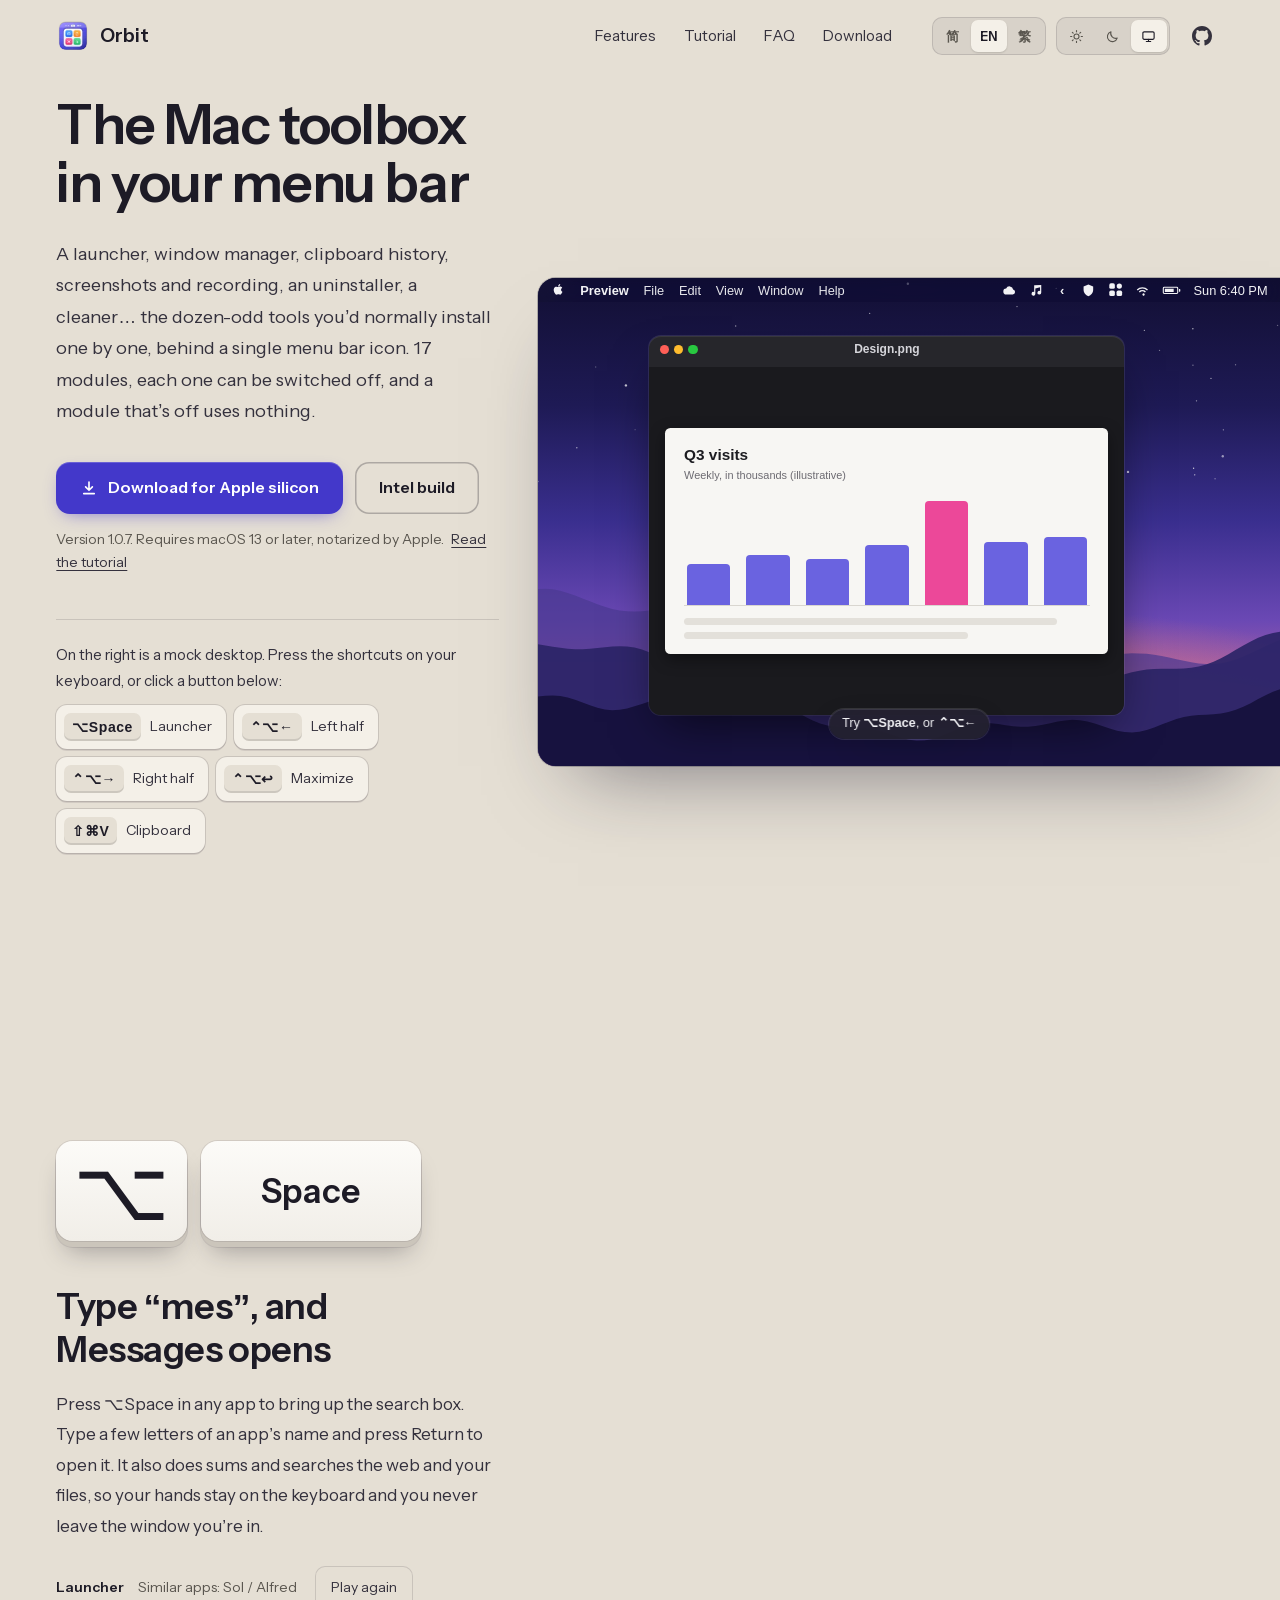
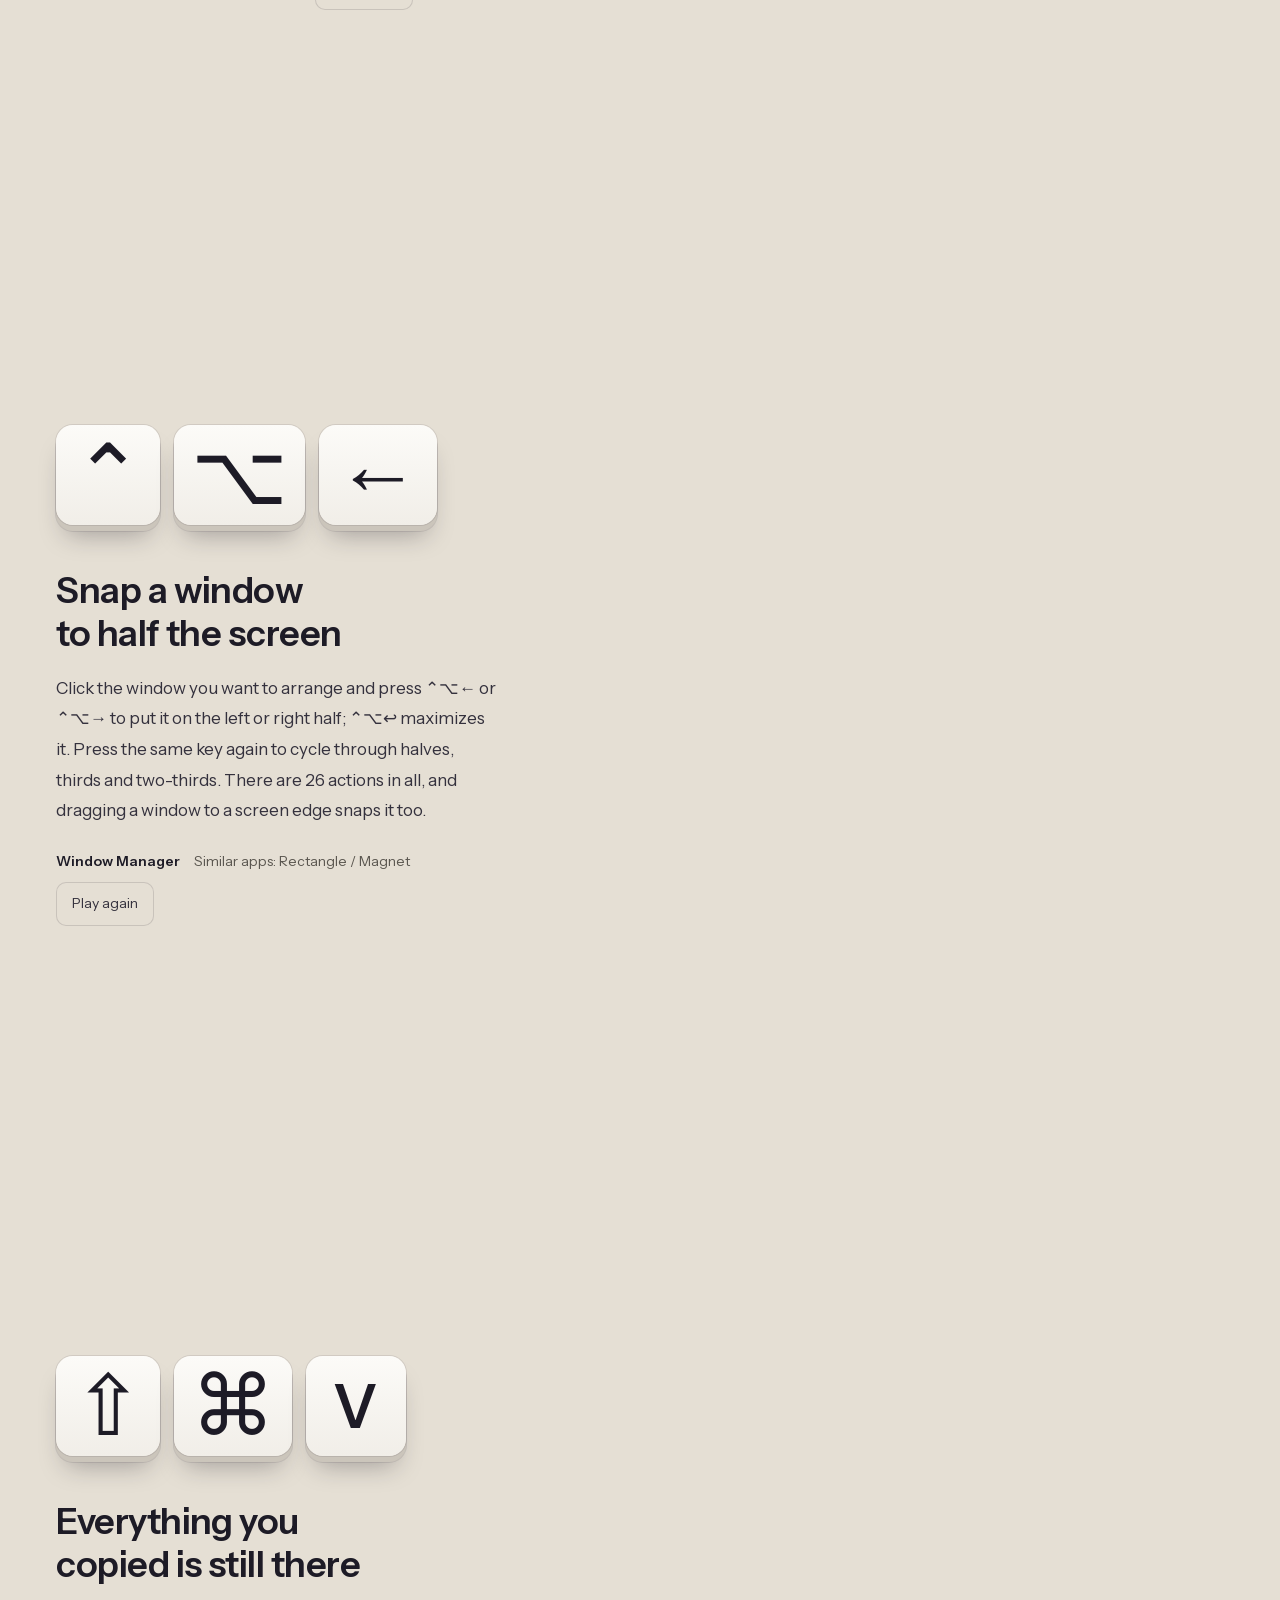
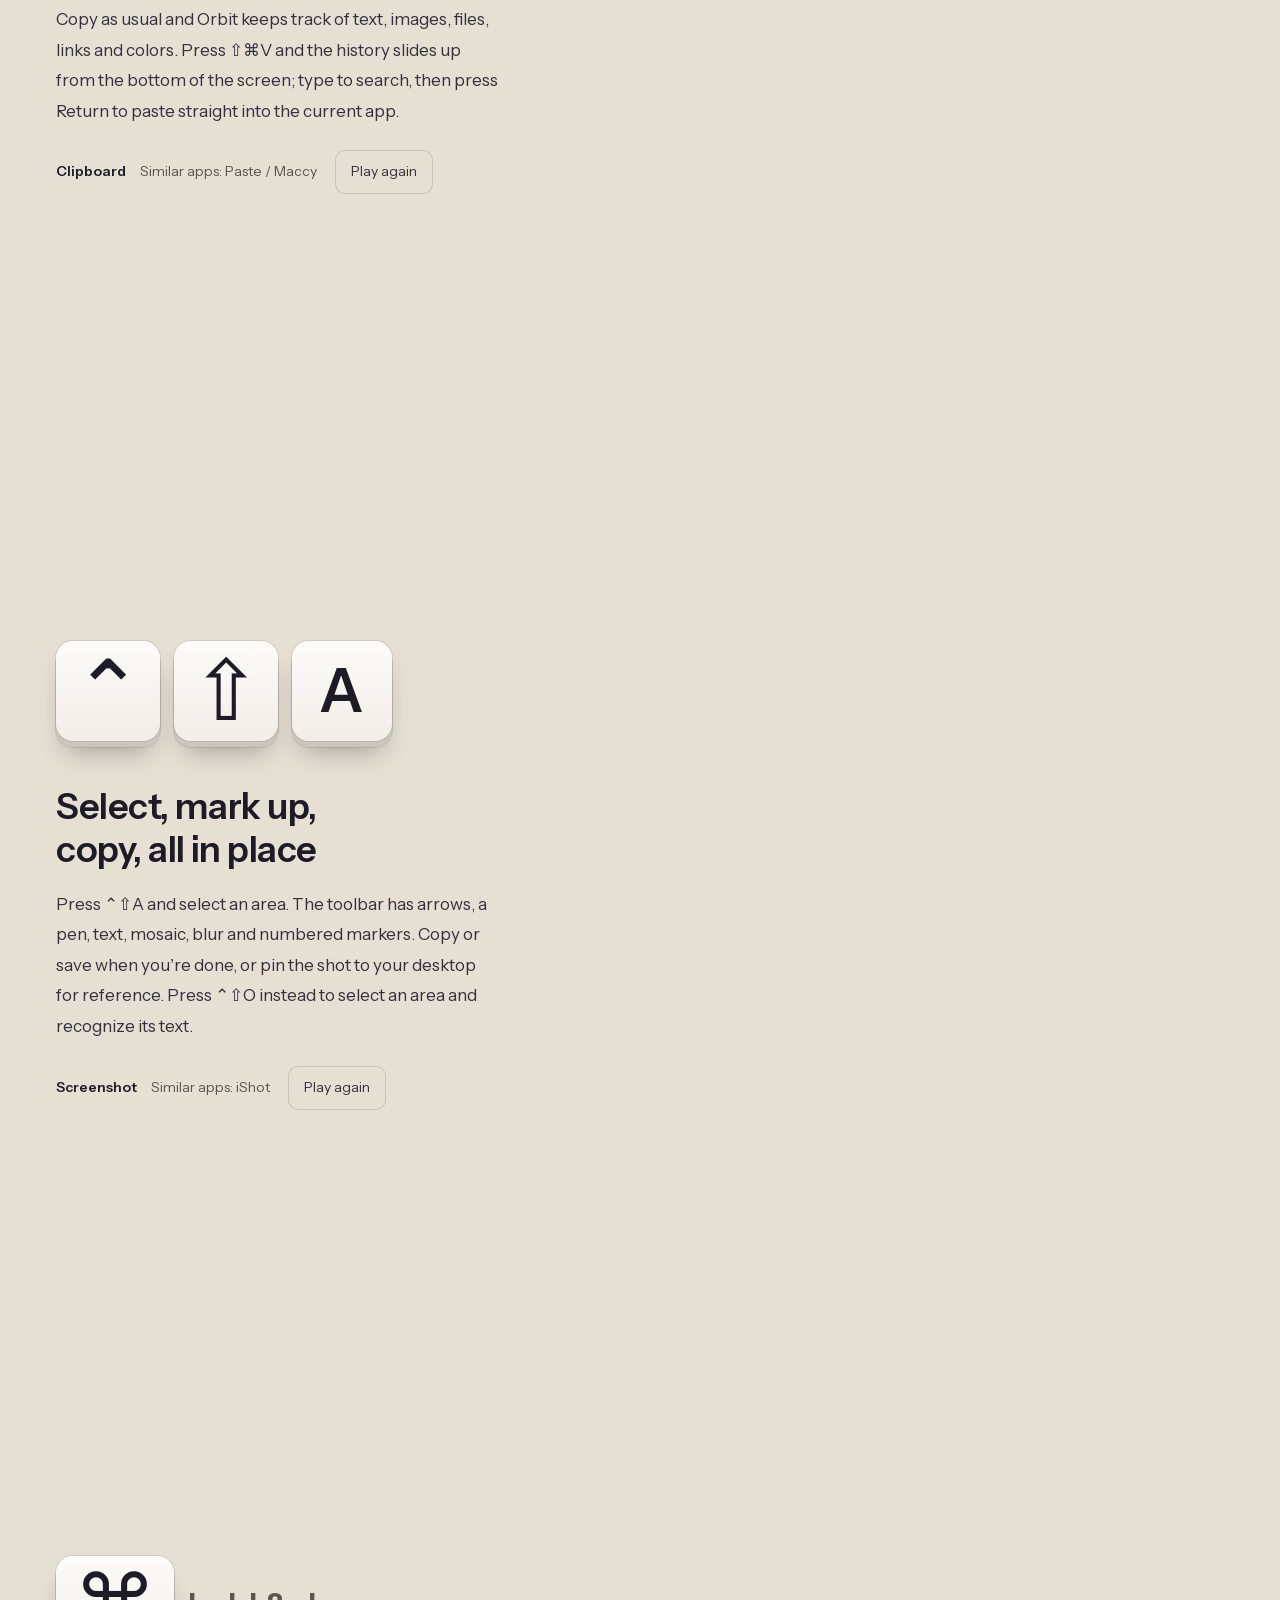
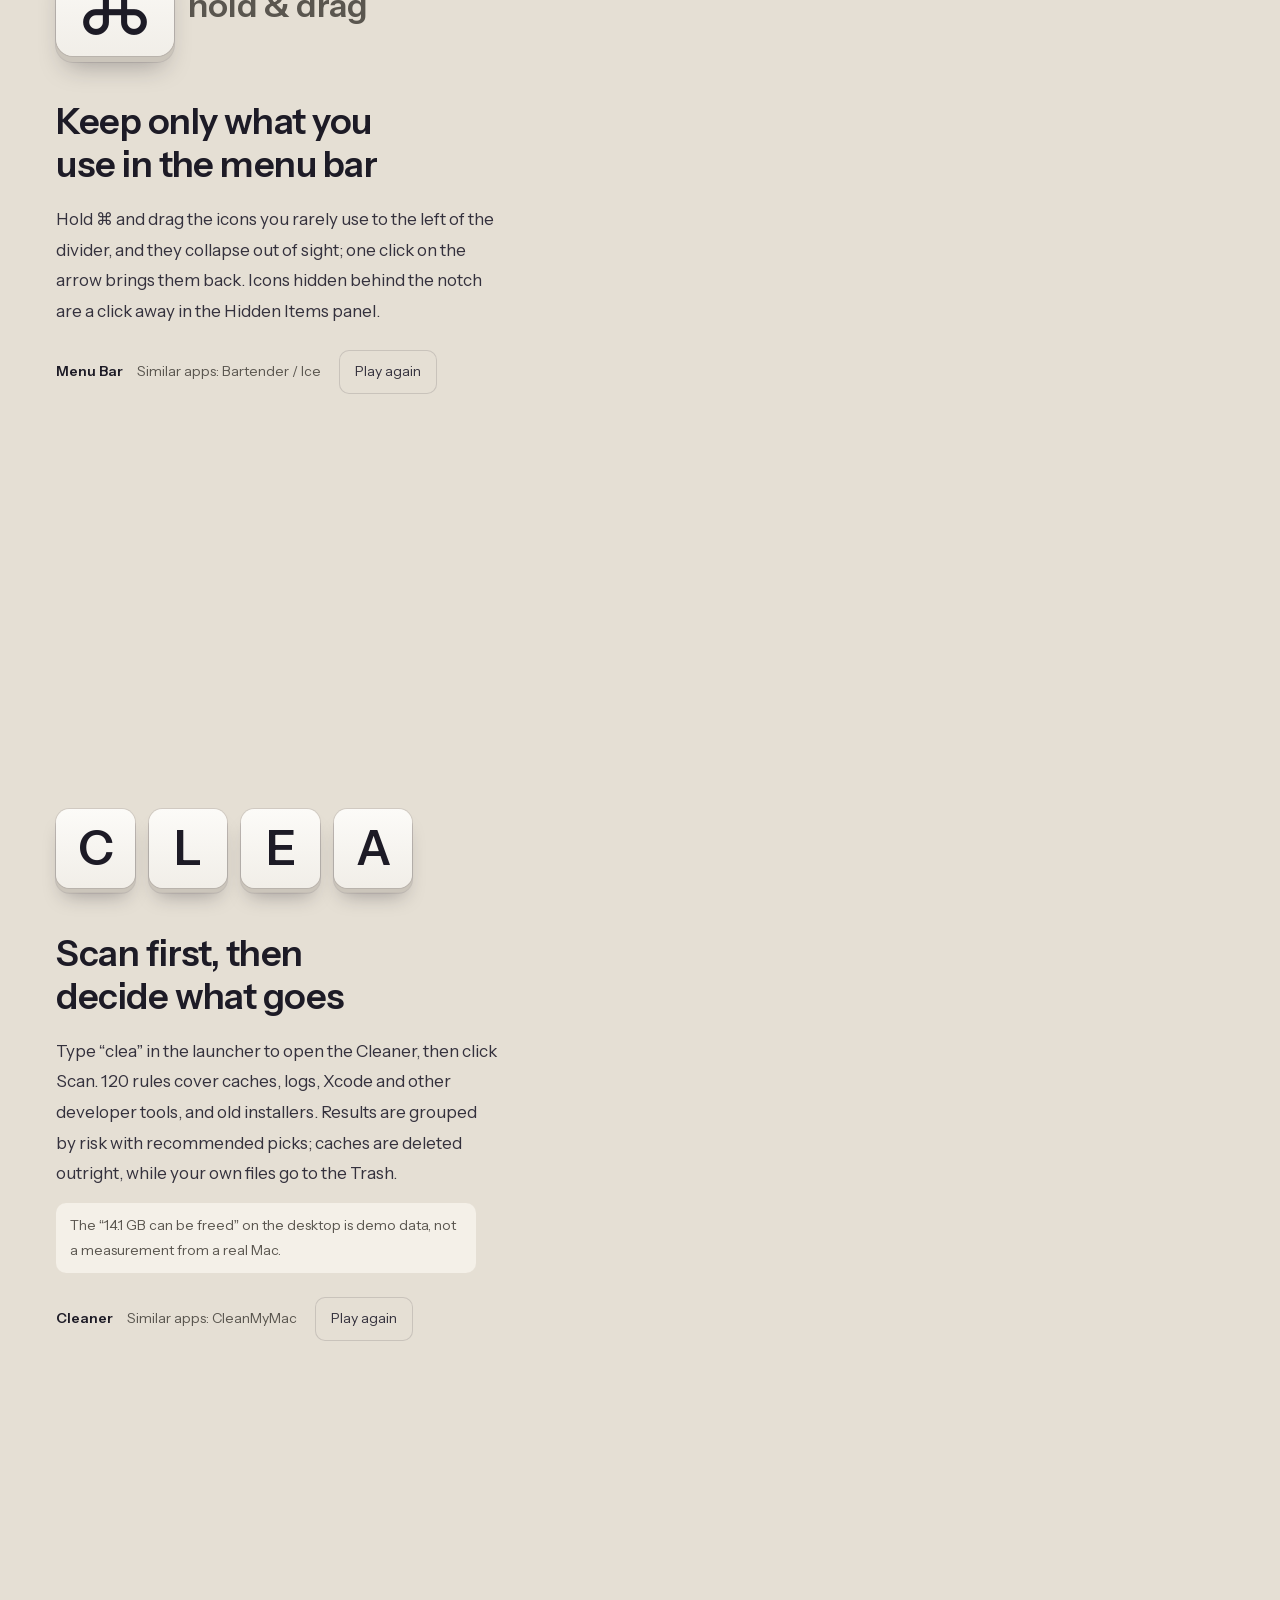
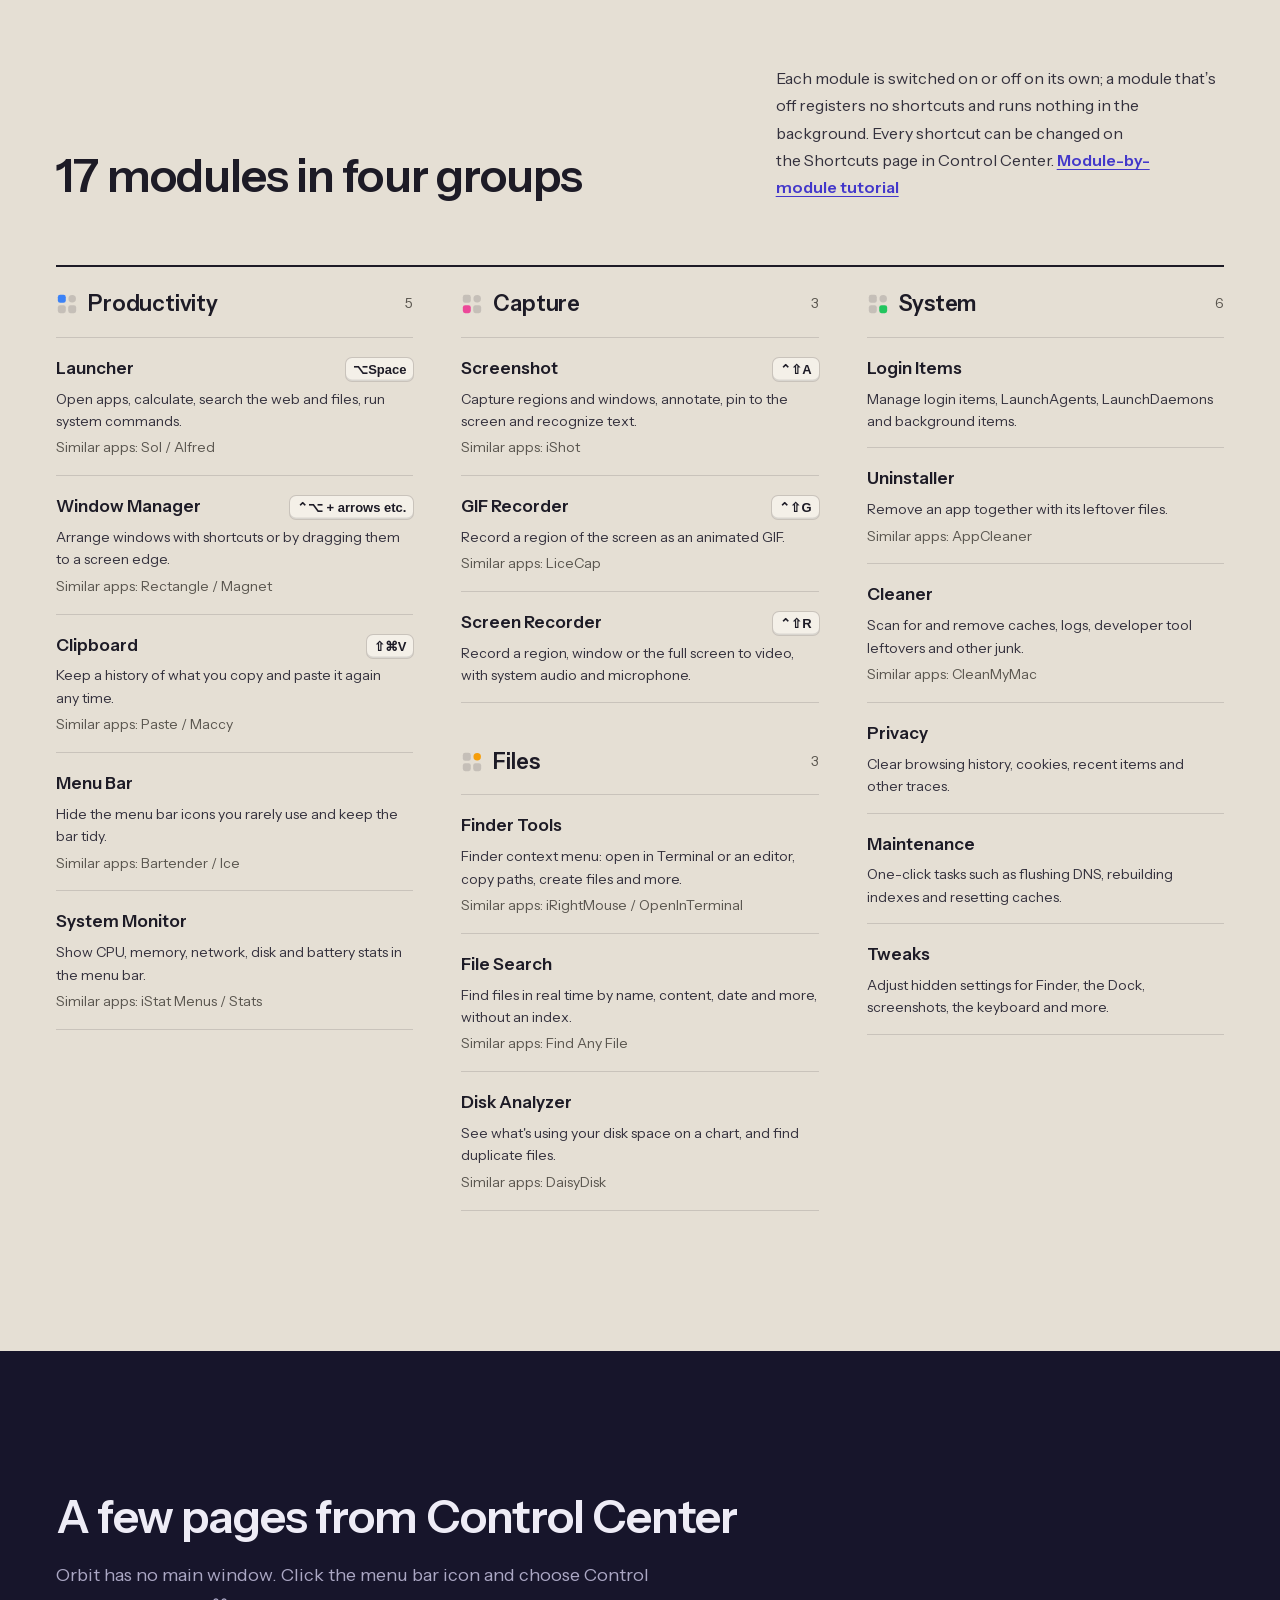
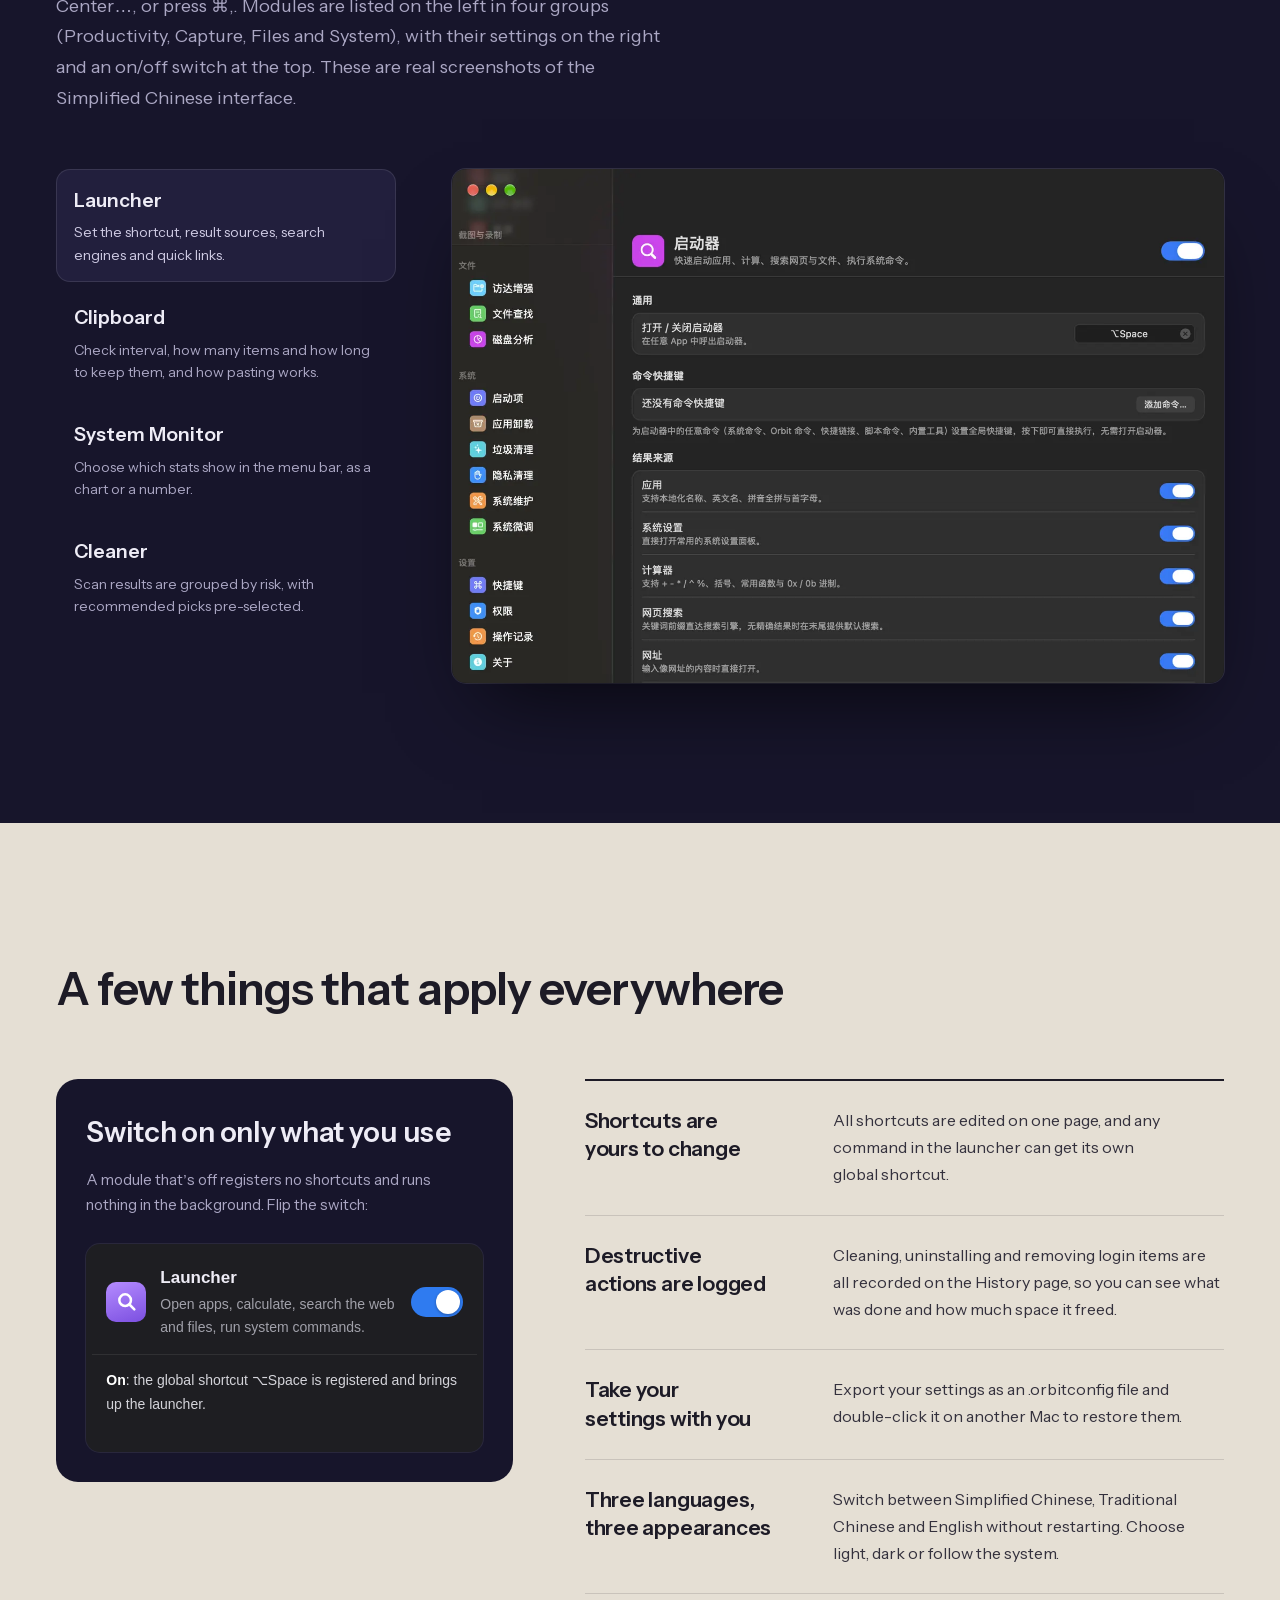
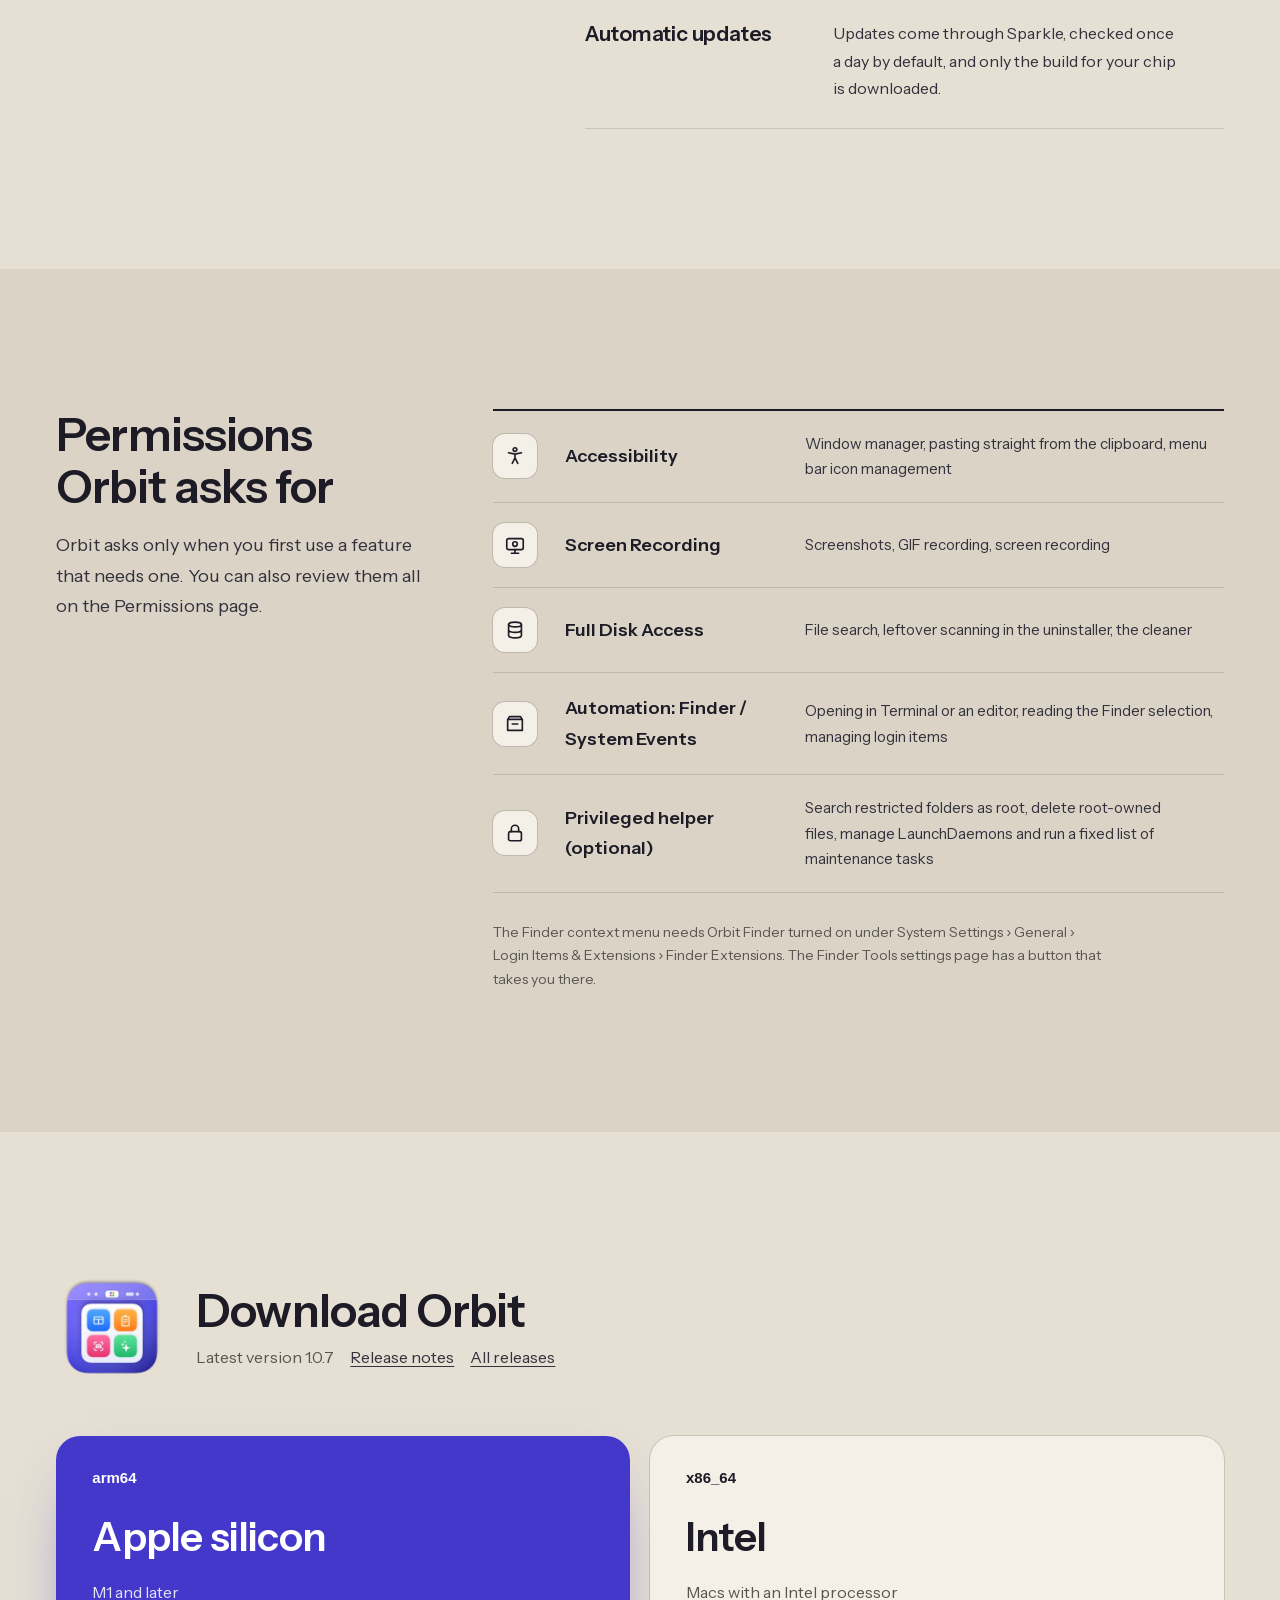
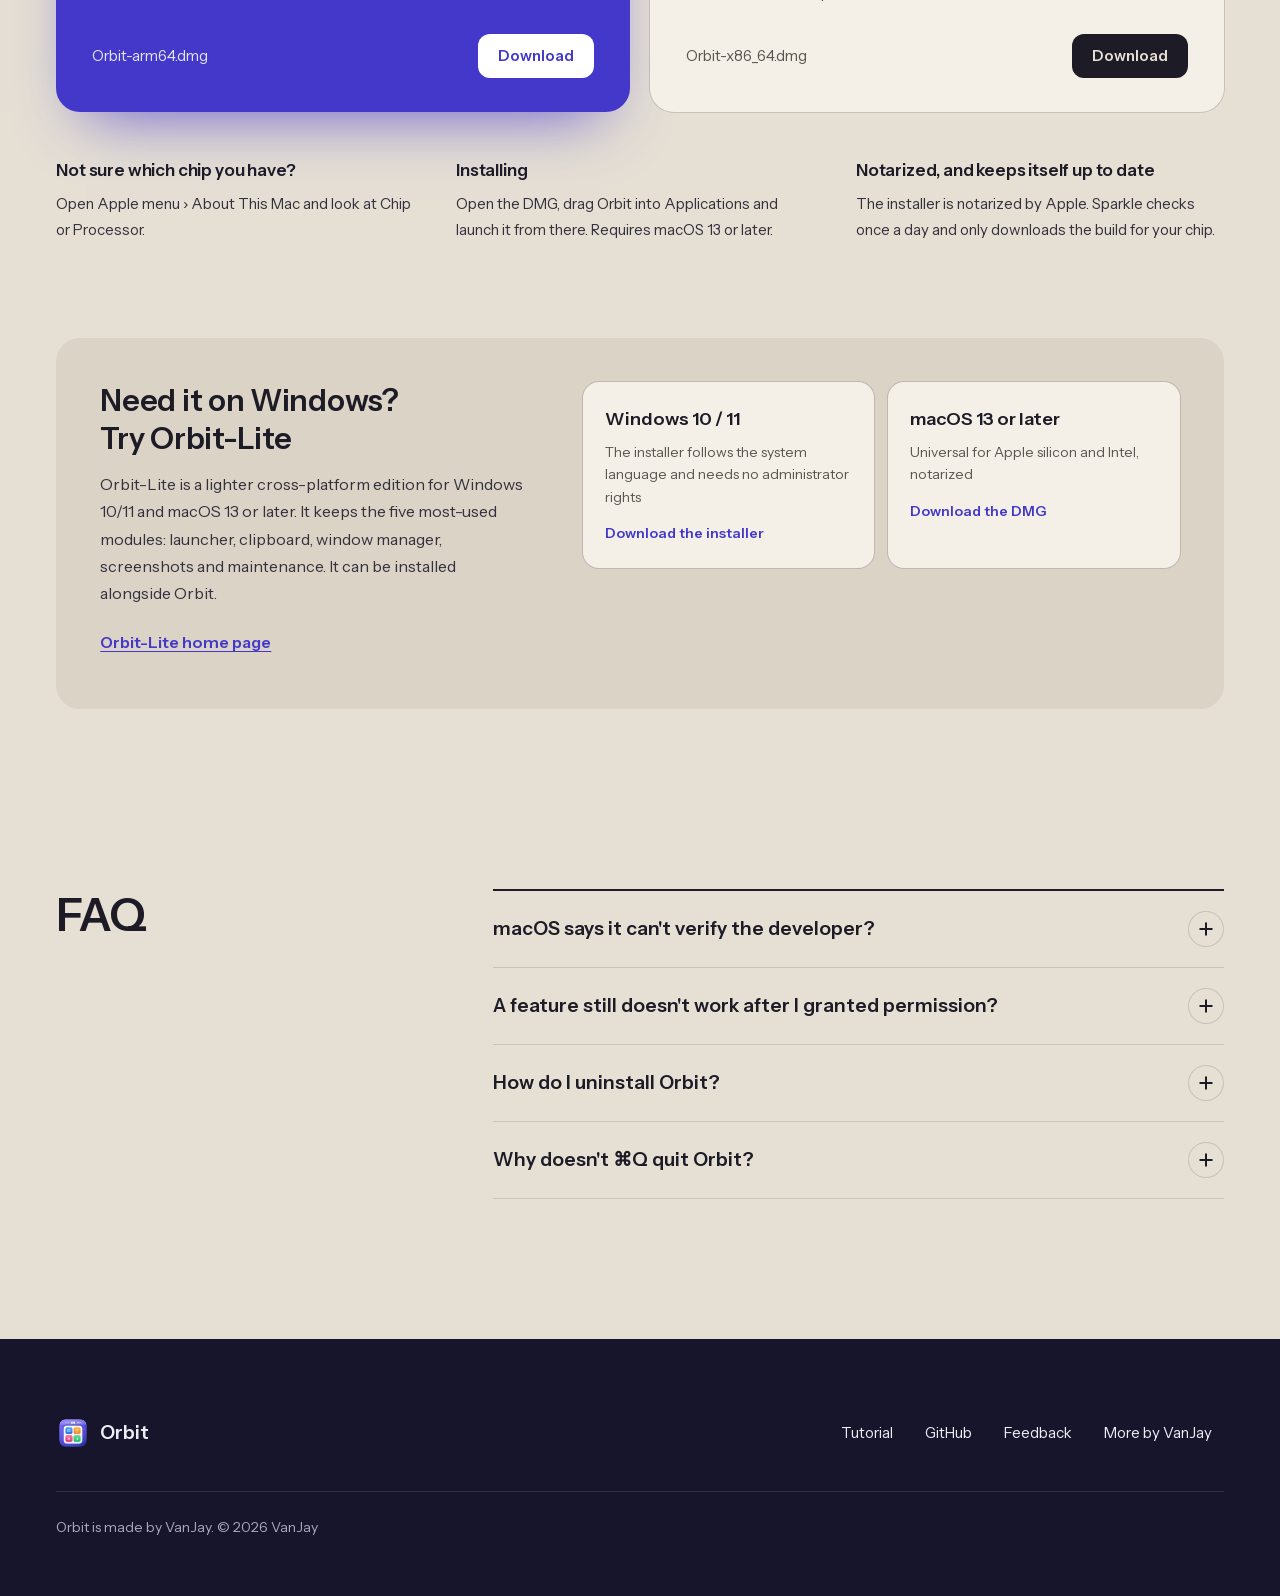
<file: index.html>
<!DOCTYPE html>
<html lang="zh-Hans">
<head>
<meta charset="utf-8">
<meta name="viewport" content="width=device-width, initial-scale=1, viewport-fit=cover">
<title>Orbit — 常驻菜单栏的 Mac 工具箱</title>
<meta name="description" content="Orbit 把启动器、窗口管理、剪贴板历史、截图录屏、应用卸载、垃圾清理等十几个常用功能放进一个菜单栏 App，每个功能都可以单独关闭。">
<meta name="color-scheme" content="light dark">
<meta property="og:type" content="website">
<meta property="og:title" content="Orbit — 常驻菜单栏的 Mac 工具箱">
<meta property="og:description" content="启动器、窗口管理、剪贴板历史、截图录屏、应用卸载、垃圾清理，放进一个菜单栏 App。">
<meta property="og:image" content="assets/icon-256.png">
<link rel="icon" type="image/png" sizes="64x64" href="assets/img/favicon-64.png">
<link rel="apple-touch-icon" href="assets/img/apple-touch-icon.png">
<link rel="preload" href="assets/fonts/instrument-sans-latin.woff2" as="font" type="font/woff2" crossorigin>
<script>
  // 首屏前确定主题，避免闪烁：URL 参数 > localStorage > 跟随系统
  (function () {
    var d = document.documentElement, pref = null, q = null;
    try { q = new URLSearchParams(location.search).get('theme'); } catch (e) {}
    try { pref = localStorage.getItem('orbit.theme'); } catch (e) {}
    if (q === 'light' || q === 'dark' || q === 'system') {
      pref = q;
    }
    if (pref !== 'light' && pref !== 'dark') {
      pref = 'system';
    }
    var dark = pref === 'dark' || (pref === 'system' && matchMedia('(prefers-color-scheme: dark)').matches);
    d.setAttribute('data-theme', dark ? 'dark' : 'light');
    d.setAttribute('data-theme-pref', pref);
  })();
</script>
<link rel="stylesheet" href="assets/base.css">
<link rel="stylesheet" href="assets/home.css">
<script src="assets/data.js" defer></script>
<script src="assets/site.js" defer></script>
<script src="assets/home.js" defer></script>
</head>
<body data-title-key="homeTitle" data-desc-key="homeDesc">
<a class="skip" href="#main" data-i18n="skip">跳到正文</a>

<header class="nav">
  <a class="brand" href="./" aria-label="Orbit">
    <img src="assets/img/icon-64.webp" srcset="assets/img/icon-64.webp 1x, assets/img/icon-128.webp 2x" width="34" height="34" alt="" decoding="async">
    <span>Orbit</span>
  </a>
  <nav class="links" aria-label="主导航" data-i18n-attr="aria-label:navLabel">
    <a href="#modules" data-i18n="navFeatures">功能</a>
    <a href="tutorial.html" data-i18n="navTutorial">使用教程</a>
    <a href="#faq" data-i18n="navFaq">常见问题</a>
    <a class="keep" href="#download" data-i18n="navDownload">下载</a>
  </nav>
  <div class="ctrls">
    <div class="seg" role="group" id="langSeg" aria-label="语言" data-i18n-attr="aria-label:langLabel">
      <button type="button" data-lang="zh-Hans" lang="zh-Hans">简</button>
      <button type="button" data-lang="en" lang="en">EN</button>
      <button type="button" data-lang="zh-Hant" lang="zh-Hant">繁</button>
    </div>
    <div class="seg theme" role="group" id="themeSeg" aria-label="外观" data-i18n-attr="aria-label:themeLabel">
      <button type="button" data-theme-btn="light" aria-label="浅色" title="浅色" data-i18n-attr="aria-label:themeLight;title:themeLight">
        <svg viewBox="0 0 24 24" aria-hidden="true"><circle cx="12" cy="12" r="4"/><path d="M12 2.5v2M12 19.5v2M2.5 12h2M19.5 12h2M5.3 5.3l1.4 1.4M17.3 17.3l1.4 1.4M5.3 18.7l1.4-1.4M17.3 6.7l1.4-1.4"/></svg>
      </button>
      <button type="button" data-theme-btn="dark" aria-label="深色" title="深色" data-i18n-attr="aria-label:themeDark;title:themeDark">
        <svg viewBox="0 0 24 24" aria-hidden="true"><path d="M19.5 14.5A8 8 0 0 1 9.5 4.5a8 8 0 1 0 10 10z"/></svg>
      </button>
      <button type="button" data-theme-btn="system" aria-label="跟随系统" title="跟随系统" data-i18n-attr="aria-label:themeSystem;title:themeSystem">
        <svg viewBox="0 0 24 24" aria-hidden="true"><rect x="3" y="4.5" width="18" height="12" rx="2"/><path d="M8.5 20h7M12 16.5V20"/></svg>
      </button>
    </div>
    <a class="gh" href="https://github.com/wangwanjie/Orbit" aria-label="GitHub" data-i18n-attr="aria-label:ghLabel">
      <svg viewBox="0 0 16 16" aria-hidden="true"><path fill="currentColor" d="M8 0C3.58 0 0 3.58 0 8c0 3.54 2.29 6.53 5.47 7.59.4.07.55-.17.55-.38 0-.19-.01-.82-.01-1.49-2.01.37-2.53-.49-2.69-.94-.09-.23-.48-.94-.82-1.13-.28-.15-.68-.52-.01-.53.63-.01 1.08.58 1.23.82.72 1.21 1.87.87 2.33.66.07-.52.28-.87.51-1.07-1.78-.2-3.64-.89-3.64-3.95 0-.87.31-1.59.82-2.15-.08-.2-.36-1.02.08-2.12 0 0 .67-.21 2.2.82.64-.18 1.32-.27 2-.27.68 0 1.36.09 2 .27 1.53-1.04 2.2-.82 2.2-.82.44 1.1.16 1.92.08 2.12.51.56.82 1.27.82 2.15 0 3.07-1.87 3.75-3.65 3.95.29.25.54.73.54 1.48 0 1.07-.01 1.93-.01 2.2 0 .21.15.46.55.38A8.013 8.013 0 0 0 16 8c0-4.42-3.58-8-8-8z"/></svg>
    </a>
  </div>
</header>

<main id="main">
<div class="theater" id="top">
  <div class="textcol">
    <section class="hero" aria-labelledby="heroTitle">
      <h1 id="heroTitle" data-i18n="h.title" data-i18n-html>常驻菜单栏的<br>Mac 工具箱</h1>
      <p class="lead" data-i18n="h.lead">启动器、窗口管理、剪贴板历史、截图录屏、应用卸载、垃圾清理……平时要分别装的十几款工具，Orbit 放进了一个菜单栏图标。17 个模块，每个都能单独关掉，关掉的就不占资源。</p>
      <div class="cta">
        <a class="btn btn-primary" href="https://github.com/wangwanjie/Orbit/releases/latest/download/Orbit-arm64.dmg">
          <svg viewBox="0 0 24 24" aria-hidden="true"><path d="M12 4v11m0 0-4.5-4.5M12 15l4.5-4.5M5 19.5h14"/></svg>
          <span data-i18n="dlArm">下载 Apple 芯片版</span>
        </a>
        <a class="btn btn-ghost" href="https://github.com/wangwanjie/Orbit/releases/latest/download/Orbit-x86_64.dmg" data-i18n="dlIntel">Intel 版</a>
      </div>
      <p class="fine"><span data-i18n="h.ver">版本</span> <span class="ver-num">1.0.6</span><span data-i18n="h.req">。需要 macOS 13 或更高，安装包已通过 Apple 公证。</span><a href="tutorial.html" data-i18n="heroTutorial">看使用教程</a></p>

      <div class="try">
        <p><span class="d-only" data-i18n="h.try.d">右边是一台模拟的桌面。直接按键盘上的快捷键，或者点下面的按钮：</span><span class="m-only" data-i18n="h.try.m">下面是一台模拟的桌面，点按钮试试：</span></p>
        <div class="trykeys" id="tryKeys">
          <button type="button" data-act="launcher"><kbd>⌥Space</kbd><span data-i18n="h.k.launcher">启动器</span></button>
          <button type="button" data-act="left"><kbd>⌃⌥←</kbd><span data-i18n="h.k.left">左半屏</span></button>
          <button type="button" data-act="right"><kbd>⌃⌥→</kbd><span data-i18n="h.k.right">右半屏</span></button>
          <button type="button" data-act="max"><kbd>⌃⌥↩</kbd><span data-i18n="h.k.max">最大化</span></button>
          <button type="button" data-act="clip"><kbd>⇧⌘V</kbd><span data-i18n="h.k.clip">剪贴板</span></button>
        </div>
      </div>
    </section>

    <div class="chaps" id="chaps">
      <section class="chap" data-scene="1" aria-labelledby="c1t">
        <div class="caps" data-i18n-attr="aria-label:h.c1.aria" role="img"><span class="kc">⌥</span><span class="kc word">Space</span></div>
        <h2 id="c1t" data-i18n="h.c1.t">输入「wx」，微信就打开了</h2>
        <p data-i18n="h.c1.d"></p>
        <div class="meta"><span><b data-mod="launcher">启动器</b><span class="sim" data-sim="launcher"></span></span><button class="replay" type="button" data-replay="1" data-i18n="h.replay">再演一遍</button></div>
      </section>

      <section class="chap" data-scene="2" aria-labelledby="c2t">
        <div class="caps" data-i18n-attr="aria-label:h.c2.aria" role="img"><span class="kc">⌃</span><span class="kc">⌥</span><span class="kc">←</span></div>
        <h2 id="c2t" data-i18n="h.c2.t">窗口一键吸到半屏</h2>
        <p data-i18n="h.c2.d"></p>
        <div class="meta"><span><b data-mod="window">窗口管理</b><span class="sim" data-sim="window"></span></span><button class="replay" type="button" data-replay="2" data-i18n="h.replay">再演一遍</button></div>
      </section>

      <section class="chap" data-scene="3" aria-labelledby="c3t">
        <div class="caps" data-i18n-attr="aria-label:h.c3.aria" role="img"><span class="kc">⇧</span><span class="kc">⌘</span><span class="kc letter">V</span></div>
        <h2 id="c3t" data-i18n="h.c3.t">复制过的，都还在</h2>
        <p data-i18n="h.c3.d"></p>
        <div class="meta"><span><b data-mod="clipboard">剪贴板</b><span class="sim" data-sim="clipboard"></span></span><button class="replay" type="button" data-replay="3" data-i18n="h.replay">再演一遍</button></div>
      </section>

      <section class="chap" data-scene="4" aria-labelledby="c4t">
        <div class="caps" data-i18n-attr="aria-label:h.c4.aria" role="img"><span class="kc">⌃</span><span class="kc">⇧</span><span class="kc letter">A</span></div>
        <h2 id="c4t" data-i18n="h.c4.t">框选、标注、拷贝，当场做完</h2>
        <p data-i18n="h.c4.d"></p>
        <div class="meta"><span><b data-mod="screenshot">截图</b><span class="sim" data-sim="screenshot"></span></span><button class="replay" type="button" data-replay="4" data-i18n="h.replay">再演一遍</button></div>
      </section>

      <section class="chap" data-scene="5" aria-labelledby="c5t">
        <div class="caps" data-i18n-attr="aria-label:h.c5.aria" role="img"><span class="kc">⌘</span><span class="plus" data-i18n="h.c5.drag">按住拖动</span></div>
        <h2 id="c5t" data-i18n="h.c5.t">菜单栏只留常用的</h2>
        <p data-i18n="h.c5.d"></p>
        <div class="meta"><span><b data-mod="menubar">菜单栏</b><span class="sim" data-sim="menubar"></span></span><button class="replay" type="button" data-replay="5" data-i18n="h.replay">再演一遍</button></div>
      </section>

      <section class="chap" data-scene="6" aria-labelledby="c6t">
        <div class="caps small" id="c6caps" data-i18n-attr="aria-label:h.c6.aria" role="img"></div>
        <h2 id="c6t" data-i18n="h.c6.t">先扫描，再决定删什么</h2>
        <p data-i18n="h.c6.d"></p>
        <p class="demo-note" data-i18n="h.c6.note"></p>
        <div class="meta"><span><b data-mod="cleaner">垃圾清理</b><span class="sim" data-sim="cleaner"></span></span><button class="replay" type="button" data-replay="6" data-i18n="h.replay">再演一遍</button></div>
      </section>
    </div>
  </div>

  <!-- 主角：一台 sticky 的 Mac 桌面。其中的文字都是示意，随语言切换 -->
  <div class="stagecol" id="stagecol">
    <div class="mac" id="mac" role="img" data-i18n-attr="aria-label:h.m.aria">
      <div class="scr" aria-hidden="true">
        <div class="wall"><svg id="wallSvg" viewBox="0 0 1000 660" preserveAspectRatio="xMidYMax slice"></svg></div>

        <div class="mb">
          <svg class="apple ic" viewBox="0 0 20 20"><path d="M13.6 10.6c0-1.9 1.6-2.8 1.6-2.9-.9-1.3-2.2-1.4-2.7-1.5-1.1-.1-2.2.7-2.8.7-.6 0-1.5-.7-2.4-.6-1.3 0-2.4.7-3 1.8-1.3 2.2-.3 5.5.9 7.3.6.9 1.3 1.9 2.3 1.8.9 0 1.3-.6 2.4-.6s1.4.6 2.4.6c1 0 1.6-.9 2.2-1.8.7-1 1-2 1-2.1 0 0-1.9-.7-1.9-2.7zM11.8 5c.5-.6.8-1.4.7-2.2-.7 0-1.6.5-2.1 1.1-.5.5-.9 1.4-.8 2.2.8.1 1.6-.4 2.2-1.1z"/></svg><b id="mbApp">访达</b>
          <span class="menu" data-i18n="h.m.file">文件</span><span class="menu" data-i18n="h.m.edit">编辑</span><span class="menu" data-i18n="h.m.view">显示</span><span class="menu" data-i18n="h.m.window">窗口</span><span class="menu" data-i18n="h.m.help">帮助</span>
          <span class="sp"></span>
          <div class="mbr" id="mbr">
            <span class="mbg" id="mbg">
              <svg class="ic" viewBox="0 0 20 20"><path d="M6 15.5a4 4 0 0 1-.4-8 5 5 0 0 1 9.5 1.3A3.4 3.4 0 0 1 14.6 15.5z"/></svg>
              <svg class="ic" viewBox="0 0 20 20"><path d="M7 3v9.2A2.6 2.6 0 1 0 8.6 15V7.3l6.4-1.6v5A2.6 2.6 0 1 0 16.6 13V2.6z"/></svg>
            </span>
            <span class="chev">‹</span>
            <svg class="ic" id="mbC" viewBox="0 0 20 20"><path d="M10 2 3.5 4.6v5c0 4 2.8 7 6.5 8.4 3.7-1.4 6.5-4.4 6.5-8.4v-5z"/></svg>
            <svg class="ic orb" viewBox="0 0 18 18"><rect x="1.5" y="1.5" width="6.5" height="6.5" rx="1.9"/><circle cx="13.25" cy="4.75" r="3.05"/><rect x="1.5" y="10" width="6.5" height="6.5" rx="1.9"/><rect x="10" y="10" width="6.5" height="6.5" rx="1.9"/></svg>
            <svg class="ic" viewBox="0 0 20 20"><path d="M10 15.6a1.6 1.6 0 1 1 0 .01zM5.2 11.6a6.8 6.8 0 0 1 9.6 0l-1.3 1.3a5 5 0 0 0-7 0zM2.4 8.8a10.8 10.8 0 0 1 15.2 0l-1.3 1.3a9 9 0 0 0-12.6 0z"/></svg>
            <svg class="ic" viewBox="0 0 26 20" style="width:1.5em"><path d="M3 5h17a2 2 0 0 1 2 2v6a2 2 0 0 1-2 2H3a2 2 0 0 1-2-2V7a2 2 0 0 1 2-2zm0 1.5a.5.5 0 0 0-.5.5v6a.5.5 0 0 0 .5.5h17a.5.5 0 0 0 .5-.5V7a.5.5 0 0 0-.5-.5zM3.8 7.8h12v4.4h-12zM23 8.2h1a.8.8 0 0 1 .8.8v2a.8.8 0 0 1-.8.8h-1z"/></svg>
            <span class="clock" data-i18n="h.m.clock">周日 18:40</span>
          </div>
        </div>

        <div class="desk" id="desk">
          <!-- 预览：设计稿 -->
          <div class="win w-design front" id="wDesign">
            <div class="tb"><i></i><i></i><i></i><span class="t" data-i18n="h.m.design">设计稿.png</span></div>
            <div class="wbody">
              <div class="sheet">
                <div class="h" data-i18n="h.m.chartT">三季度访问量</div>
                <div class="sub" data-i18n="h.m.chartS">按周汇总，单位：千次（示意）</div>
                <div class="chart" id="chart"><i style="height:38%"></i><i style="height:46%"></i><i style="height:42%"></i><i style="height:55%"></i><i class="hi" style="height:96%"></i><i style="height:58%"></i><i style="height:63%"></i></div>
                <div class="rows"><div class="bar" style="width:92%"></div><div class="bar" style="width:70%"></div></div>
              </div>
            </div>
          </div>

          <!-- 聊天窗口 -->
          <div class="win w-chat hide" id="wChat">
            <div class="tb"><i></i><i></i><i></i></div>
            <div class="wbody">
              <div class="side">
                <div class="srch" data-i18n="h.m.search">搜索</div>
                <div class="row on"><div class="av" style="background:linear-gradient(135deg,#7C74FF,#4338CA)"></div><div class="tx"><span class="nm" data-i18n="h.m.team">产品组</span><div class="bar" style="width:80%"></div></div></div>
                <div class="row"><div class="av" style="background:linear-gradient(135deg,#FFB547,#F08A24)"></div><div class="tx"><div class="bar" style="width:55%"></div><div class="bar" style="width:85%"></div></div></div>
                <div class="row"><div class="av" style="background:linear-gradient(135deg,#5BD0E0,#1FA2B8)"></div><div class="tx"><div class="bar" style="width:40%"></div><div class="bar" style="width:70%"></div></div></div>
                <div class="row"><div class="av" style="background:linear-gradient(135deg,#F472B6,#DB2777)"></div><div class="tx"><div class="bar" style="width:62%"></div><div class="bar" style="width:52%"></div></div></div>
                <div class="row"><div class="av" style="background:linear-gradient(135deg,#86EFAC,#22C55E)"></div><div class="tx"><div class="bar" style="width:48%"></div><div class="bar" style="width:76%"></div></div></div>
              </div>
              <div class="main">
                <div class="ch" data-i18n="h.m.team">产品组</div>
                <div class="msgs" id="msgs">
                  <div class="bub in" data-i18n="h.m.msg1">评审定在哪天？</div>
                  <div class="bub in" data-i18n="h.m.msg2">我把时间发群里</div>
                </div>
                <div class="inp"><span id="chatText"></span><span class="caret"></span></div>
              </div>
            </div>
          </div>

          <!-- Orbit 控制中心：垃圾清理（侧边栏由脚本按模块数据生成） -->
          <div class="win w-clean hide" id="wClean">
            <div class="tb"><i></i><i></i><i></i></div>
            <div class="wbody">
              <div class="side" id="cleanSide"></div>
              <div class="main">
                <div class="hd">
                  <div class="tile"><svg viewBox="0 0 24 24"><path d="M10 2.5 11.6 8 17 9.6 11.6 11.2 10 16.6 8.4 11.2 3 9.6 8.4 8zM18 13l.9 2.6 2.6.9-2.6.9L18 20l-.9-2.6-2.6-.9 2.6-.9z"/></svg></div>
                  <div><div class="h" data-mod="cleaner">垃圾清理</div><div class="s" data-mod-what="cleaner"></div></div>
                  <span class="tog"></span>
                </div>
                <div class="disk">
                  <div class="dl"><div class="dn">Macintosh HD</div><div class="track"><i></i></div></div>
                  <span class="pbtn" id="scanBtn" data-i18n="h.m.scan">扫描</span>
                </div>
                <div class="scan" id="scanArea">
                  <div class="empty" id="scanEmpty" data-i18n="h.m.empty">点击“扫描”查找可以安全清理的文件。</div>
                  <div class="scanning" id="scanning" style="opacity:0"><span data-i18n="d.cleaner.scan">正在扫描…</span><span class="track"><i id="scanBar"></i></span></div>
                  <div class="res"><span class="chk y"></span><span class="nm" data-i18n="d.cleaner.c1">系统缓存</span><span class="risk low" data-i18n="d.cleaner.low">低风险</span></div>
                  <div class="res"><span class="chk y"></span><span class="nm" data-i18n="d.cleaner.c2">开发工具</span><span class="risk low" data-i18n="d.cleaner.low">低风险</span></div>
                  <div class="res"><span class="chk y"></span><span class="nm" data-i18n="d.cleaner.c3">浏览器</span><span class="risk low" data-i18n="d.cleaner.low">低风险</span></div>
                  <div class="res"><span class="chk"></span><span class="nm" data-i18n="d.cleaner.c4">旧安装包</span><span class="risk mid" data-i18n="d.cleaner.mid">需确认</span></div>
                </div>
                <div class="foot">
                  <span class="wait" id="footWait"></span>
                  <span class="tot" id="footTot" hidden data-i18n="d.cleaner.total">可释放 14.1 GB</span><span class="demo" id="footDemo" hidden data-i18n="h.m.demo">演示数据</span>
                  <span class="sp"></span>
                  <span class="pbtn gray" data-i18n="h.m.recommend">推荐选择</span><span class="pbtn gray" id="cleanBtn" data-i18n="d.cleaner.go">清理</span>
                </div>
              </div>
            </div>
          </div>

          <!-- 启动器 -->
          <div class="launcher glass" id="launcher">
            <div class="lbar">
              <svg viewBox="0 0 24 24"><circle cx="10.5" cy="10.5" r="6.5"/><path d="m15.5 15.5 5 5" stroke-linecap="round"/></svg>
              <input id="lInput" type="text" autocomplete="off" autocapitalize="off" spellcheck="false" tabindex="-1" data-i18n-attr="placeholder:d.launcher.ph;aria-label:h.k.launcher">
            </div>
            <ul class="lres" id="lRes"></ul>
          </div>

          <!-- 剪贴板 -->
          <div class="clip glass" id="clip">
            <div class="ctop">
              <div class="cs"><svg viewBox="0 0 24 24"><circle cx="10.5" cy="10.5" r="6.5"/><path d="m15.5 15.5 5 5"/></svg><span data-i18n="d.clipboard.search">搜索剪贴板历史</span></div>
              <span class="chip on" data-i18n="h.m.all">全部</span><span class="chip" data-i18n="d.clipboard.k1">文本</span><span class="chip" data-i18n="d.clipboard.k4">图片</span><span class="chip" data-i18n="d.clipboard.k2">链接</span><span class="chip" data-i18n="d.clipboard.k3">颜色</span>
            </div>
            <div class="cards" id="cards"></div>
          </div>

          <!-- 截图 -->
          <div class="shot" id="shot">
            <div class="dim"></div>
            <div class="selbox" id="selbox">
              <span class="size">640 × 360</span>
              <i class="hd2" style="left:-.3em;top:-.3em"></i><i class="hd2" style="right:-.3em;top:-.3em"></i><i class="hd2" style="left:-.3em;bottom:-.3em"></i><i class="hd2" style="right:-.3em;bottom:-.3em"></i>
              <svg class="ann" id="ann"><path id="annPath" d=""/></svg>
              <span class="anntext" id="annText"></span>
            </div>
            <div class="tools" id="tools">
              <span><svg viewBox="0 0 24 24"><rect x="4" y="6" width="16" height="12" rx="1.5"/></svg></span>
              <span><svg viewBox="0 0 24 24"><ellipse cx="12" cy="12" rx="8" ry="6"/></svg></span>
              <span id="toolArrow"><svg viewBox="0 0 24 24"><path d="M5 19 19 5M10 5h9v9"/></svg></span>
              <span><svg viewBox="0 0 24 24"><path d="M4 20c4-1 6-5 9-9l4-4a2 2 0 0 1 3 3l-4 4c-4 3-8 5-9 9"/></svg></span>
              <span id="toolText"><svg viewBox="0 0 24 24"><path d="M5 6h14M12 6v13"/></svg></span>
              <span><svg viewBox="0 0 24 24"><path d="M4 4h5v5H4zM9 9h5v5H9zM14 14h5v5h-5zM14 4h5v5h-5zM4 14h5v5H4z"/></svg></span>
              <span><svg viewBox="0 0 24 24"><circle cx="12" cy="12" r="8"/><path d="M11 9.5 12.5 8.5V16"/></svg></span>
              <i class="sep"></i>
              <span id="toolPin"><svg viewBox="0 0 24 24"><path d="M9 4v6l-3 3h12l-3-3V4zM12 13v7"/></svg></span>
              <span><svg viewBox="0 0 24 24"><path d="M12 4v11m0 0-4-4m4 4 4-4M5 20h14"/></svg></span>
              <span><svg viewBox="0 0 24 24"><path d="m6 6 12 12M18 6 6 18"/></svg></span>
              <span class="ok"><svg viewBox="0 0 24 24"><path d="m5 12.5 4.5 4.5L19 7.5"/></svg></span>
            </div>
          </div>

          <!-- 菜单栏放大镜 -->
          <div class="lens glass" id="lens">
            <div class="strip" id="lensStrip">
              <div class="mbr" id="lmbr">
                <span class="mbg" id="lmbg">
                  <svg class="ic" viewBox="0 0 20 20"><path d="M6 15.5a4 4 0 0 1-.4-8 5 5 0 0 1 9.5 1.3A3.4 3.4 0 0 1 14.6 15.5z"/></svg>
                  <svg class="ic" viewBox="0 0 20 20"><path d="M7 3v9.2A2.6 2.6 0 1 0 8.6 15V7.3l6.4-1.6v5A2.6 2.6 0 1 0 16.6 13V2.6z"/></svg>
                </span>
                <span class="chev" id="lchev">‹</span>
                <svg class="ic drag" id="lC" viewBox="0 0 20 20"><path d="M10 2 3.5 4.6v5c0 4 2.8 7 6.5 8.4 3.7-1.4 6.5-4.4 6.5-8.4v-5z"/></svg>
                <svg class="ic orb" viewBox="0 0 18 18"><rect x="1.5" y="1.5" width="6.5" height="6.5" rx="1.9"/><circle cx="13.25" cy="4.75" r="3.05"/><rect x="1.5" y="10" width="6.5" height="6.5" rx="1.9"/><rect x="10" y="10" width="6.5" height="6.5" rx="1.9"/></svg>
                <svg class="ic" viewBox="0 0 20 20"><path d="M10 15.6a1.6 1.6 0 1 1 0 .01zM5.2 11.6a6.8 6.8 0 0 1 9.6 0l-1.3 1.3a5 5 0 0 0-7 0zM2.4 8.8a10.8 10.8 0 0 1 15.2 0l-1.3 1.3a9 9 0 0 0-12.6 0z"/></svg>
                <span class="clock" data-i18n="h.m.time">18:40</span>
              </div>
              <div class="cursor" id="lCursor"><svg viewBox="0 0 20 20"><path d="M4 2v14l3.6-3.4 2.4 5.4 2.2-1-2.4-5.2H15z" fill="#fff" stroke="#000" stroke-width="1.2" stroke-linejoin="round"/></svg></div>
            </div>
            <div class="cap"><span data-i18n="h.m.lens">菜单栏（放大）</span><b id="lensState"></b></div>
          </div>

          <div class="hint glass" id="hint" data-i18n="h.m.hint" data-i18n-html>按 <b>⌥Space</b> 试试，或者 <b>⌃⌥←</b></div>
          <div class="keycast glass" id="keycast"></div>
          <div class="hud glass" id="hud"></div>
        </div>
      </div>
    </div>
  </div>
</div>

<!-- 17 个模块 -->
<section class="sec" id="modules" aria-labelledby="modTitle">
  <div class="wrap">
    <div class="mods-head">
      <h2 class="big" id="modTitle" data-i18n="h.mods.t">17 个模块，分成四组</h2>
      <p class="lede"><span data-i18n="h.mods.d"></span> <a href="tutorial.html" data-i18n="h.mods.link">逐个模块的使用教程</a></p>
    </div>
    <div class="groups" id="groups"></div>
  </div>
</section>

<!-- 真实界面 -->
<section class="sec shots" id="views" aria-labelledby="shotTitle">
  <div class="wrap">
    <h2 class="big" id="shotTitle" data-i18n="shotsTitle">控制中心里的几个页面</h2>
    <p class="lede" data-i18n="h.shots.d"></p>
    <div class="shots-grid">
      <div class="tabs" role="tablist" id="viewTabs" aria-label="截图" data-i18n-attr="aria-label:shotsLabel">
        <button type="button" class="tab" role="tab" aria-selected="true" data-shot="0"><b data-i18n="v1t">启动器</b><span data-i18n="v1d"></span></button>
        <button type="button" class="tab" role="tab" aria-selected="false" data-shot="1"><b data-i18n="v2t">剪贴板</b><span data-i18n="v2d"></span></button>
        <button type="button" class="tab" role="tab" aria-selected="false" data-shot="2"><b data-i18n="v3t">资源监控</b><span data-i18n="v3d"></span></button>
        <button type="button" class="tab" role="tab" aria-selected="false" data-shot="3"><b data-i18n="v4t">垃圾清理</b><span data-i18n="v4d"></span></button>
      </div>
      <div>
        <div class="shot-frame" id="winStack">
          <img class="on" src="assets/img/launcher-1440.webp" srcset="assets/img/launcher-800.webp 800w, assets/img/launcher-1440.webp 1440w" sizes="(max-width: 900px) 100vw, 900px" width="1440" height="960" alt="" data-i18n-attr="alt:v1alt" loading="lazy" decoding="async">
          <img src="assets/img/clipboard-1440.webp" srcset="assets/img/clipboard-800.webp 800w, assets/img/clipboard-1440.webp 1440w" sizes="(max-width: 900px) 100vw, 900px" width="1440" height="960" alt="" data-i18n-attr="alt:v2alt" loading="lazy" decoding="async">
          <img src="assets/img/monitor-1440.webp" srcset="assets/img/monitor-800.webp 800w, assets/img/monitor-1440.webp 1440w" sizes="(max-width: 900px) 100vw, 900px" width="1440" height="960" alt="" data-i18n-attr="alt:v3alt" loading="lazy" decoding="async">
          <img src="assets/img/cleaner-1440.webp" srcset="assets/img/cleaner-800.webp 800w, assets/img/cleaner-1440.webp 1440w" sizes="(max-width: 900px) 100vw, 900px" width="1440" height="960" alt="" data-i18n-attr="alt:v4alt" loading="lazy" decoding="async">
        </div>
        <p class="cap2" id="shotCap" data-i18n="v1d"></p>
      </div>
    </div>
  </div>
</section>

<!-- 共用约定 -->
<section class="sec" id="rules" aria-labelledby="ruleTitle">
  <div class="wrap">
    <h2 class="big" id="ruleTitle" data-i18n="rulesTitle">所有模块共用的几个约定</h2>
    <div class="rules">
      <div class="toggle-demo">
        <h3 data-i18n="r1t">按需启停</h3>
        <p data-i18n="h.sw.try"></p>
        <div class="cc">
          <div class="cc-row">
            <span class="tile"><svg viewBox="0 0 24 24" aria-hidden="true"><circle cx="10.5" cy="10.5" r="6"/><path d="m15 15 5 5"/></svg></span>
            <div><div class="nm" data-mod="launcher">启动器</div><div class="ds" data-mod-what="launcher"></div></div>
            <button type="button" class="switch" id="modSwitch" role="switch" aria-checked="true" data-i18n-attr="aria-label:h.sw.aria"><i></i></button>
          </div>
          <div class="cc-state" id="modState" aria-live="polite"></div>
        </div>
      </div>
      <div class="rule-list">
        <div class="rule"><h3 data-i18n="r2t"></h3><p data-i18n="r2d"></p></div>
        <div class="rule"><h3 data-i18n="r3t"></h3><p data-i18n="r3d"></p></div>
        <div class="rule"><h3 data-i18n="r4t"></h3><p data-i18n="r4d"></p></div>
        <div class="rule"><h3 data-i18n="r5t"></h3><p data-i18n="r5d"></p></div>
        <div class="rule"><h3 data-i18n="r6t"></h3><p data-i18n="r6d"></p></div>
      </div>
    </div>
  </div>
</section>

<!-- 权限 -->
<section class="sec perm" id="perms" aria-labelledby="permTitle">
  <div class="wrap perm-grid">
    <div>
      <h2 class="big" id="permTitle" data-i18n="permTitle">会请求哪些权限</h2>
      <p class="lede" data-i18n="permLead"></p>
    </div>
    <div>
      <ul class="perm-list">
        <li><span class="pi"><svg viewBox="0 0 24 24" aria-hidden="true"><circle cx="12" cy="5" r="2"/><path d="M5 8.5l7 1.5 7-1.5M12 10v4l-3 6M12 14l3 6"/></svg></span><b data-i18n="p1t"></b><p data-i18n="p1d"></p></li>
        <li><span class="pi"><svg viewBox="0 0 24 24" aria-hidden="true"><rect x="3" y="5" width="18" height="12" rx="2"/><path d="M8 21h8M12 17v4"/><circle cx="12" cy="11" r="2.5"/></svg></span><b data-i18n="p2t"></b><p data-i18n="p2d"></p></li>
        <li><span class="pi"><svg viewBox="0 0 24 24" aria-hidden="true"><ellipse cx="12" cy="6" rx="7" ry="2.6"/><path d="M5 6v12c0 1.4 3.1 2.6 7 2.6s7-1.2 7-2.6V6M5 12c0 1.4 3.1 2.6 7 2.6s7-1.2 7-2.6"/></svg></span><b data-i18n="p3t"></b><p data-i18n="p3d"></p></li>
        <li><span class="pi"><svg viewBox="0 0 24 24" aria-hidden="true"><path d="M4 7h16v12H4zM4 7l2-3h12l2 3M9 12h6"/></svg></span><b data-i18n="p4t"></b><p data-i18n="p4d"></p></li>
        <li><span class="pi"><svg viewBox="0 0 24 24" aria-hidden="true"><rect x="5" y="10.5" width="14" height="10" rx="2"/><path d="M8 10.5V7.5a4 4 0 0 1 8 0v3"/></svg></span><b data-i18n="p5t"></b><p data-i18n="p5d"></p></li>
      </ul>
      <p class="note" data-i18n="permNote"></p>
    </div>
  </div>
</section>

<!-- 下载 -->
<section class="sec" id="download" aria-labelledby="dlTitle">
  <div class="wrap">
    <div class="dl-head">
      <img src="assets/img/icon-256.webp" alt="" width="112" height="112" loading="lazy" decoding="async">
      <div>
        <h2 class="big" id="dlTitle" data-i18n="dlTitle">下载 Orbit</h2>
        <p class="ver"><span data-i18n="verPrefix2">最新版本</span> <span class="ver-num">1.0.6</span><a href="https://github.com/wangwanjie/Orbit/releases/latest" data-i18n="notes">更新说明</a><a href="https://github.com/wangwanjie/Orbit/releases" data-i18n="history">历史版本</a></p>
      </div>
    </div>
    <div class="pads">
      <a class="pad arm" href="https://github.com/wangwanjie/Orbit/releases/latest/download/Orbit-arm64.dmg">
        <span class="chip2">arm64</span>
        <h3 data-i18n="padArmT">Apple 芯片</h3>
        <p data-i18n="padArmD">M1 及更新的 Mac</p>
        <div class="file"><span>Orbit-arm64.dmg</span><span class="go" data-i18n="h.dl.go">下载</span></div>
      </a>
      <a class="pad intel" href="https://github.com/wangwanjie/Orbit/releases/latest/download/Orbit-x86_64.dmg">
        <span class="chip2">x86_64</span>
        <h3 data-i18n="padIntelT">Intel 芯片</h3>
        <p data-i18n="padIntelD">搭载 Intel 处理器的 Mac</p>
        <div class="file"><span>Orbit-x86_64.dmg</span><span class="go" data-i18n="h.dl.go">下载</span></div>
      </a>
    </div>
    <div class="dl-facts">
      <div><h3 data-i18n="h.dl.f1t"></h3><p data-i18n="h.dl.f1d"></p></div>
      <div><h3 data-i18n="h.dl.f2t"></h3><p data-i18n="h.dl.f2d"></p></div>
      <div><h3 data-i18n="h.dl.f3t"></h3><p data-i18n="h.dl.f3d"></p></div>
    </div>

    <div class="lite" id="lite">
      <div>
        <h2 data-i18n="liteTitle">Windows 上也想用？试试 Orbit-Lite</h2>
        <p data-i18n="liteLead"></p>
        <a class="home" href="https://wangwanjie.github.io/Orbit-Lite/" data-i18n="liteHome">Orbit-Lite 主页</a>
      </div>
      <div class="lite-links">
        <a href="https://github.com/wangwanjie/Orbit-Lite/releases/latest/download/Orbit-Lite-Windows-Setup.exe"><b data-i18n="liteWinT">Windows 10 / 11</b><span data-i18n="liteWinD"></span><em data-i18n="h.lite.exe">下载安装程序</em></a>
        <a href="https://github.com/wangwanjie/Orbit-Lite/releases/latest/download/Orbit-Lite-macOS.dmg"><b data-i18n="liteMacT">macOS 13 或更高</b><span data-i18n="liteMacD"></span><em data-i18n="h.lite.dmg">下载 DMG</em></a>
      </div>
    </div>
  </div>
</section>

<!-- FAQ -->
<section class="sec faq" id="faq" aria-labelledby="faqTitle">
  <div class="wrap faq-grid">
    <h2 class="big" id="faqTitle" data-i18n="faqTitle">常见问题</h2>
    <div class="faq-list">
      <details><summary><span data-i18n="q1"></span><i aria-hidden="true"></i></summary><p data-i18n="a1"></p></details>
      <details><summary><span data-i18n="q2"></span><i aria-hidden="true"></i></summary><p data-i18n="a2"></p></details>
      <details><summary><span data-i18n="q3"></span><i aria-hidden="true"></i></summary><p data-i18n="a3"></p></details>
      <details><summary><span data-i18n="q4"></span><i aria-hidden="true"></i></summary><p data-i18n="a4"></p></details>
    </div>
  </div>
</section>
</main>

<footer class="footer">
  <div class="wrap">
    <div class="foot-top">
      <a class="brand" href="./"><img src="assets/img/icon-64.webp" alt="" width="34" height="34" loading="lazy" decoding="async"><span>Orbit</span></a>
      <nav class="foot-links" aria-label="页脚链接" data-i18n-attr="aria-label:footLabel">
        <a href="tutorial.html" data-i18n="navTutorial">使用教程</a>
        <a href="https://github.com/wangwanjie/Orbit">GitHub</a>
        <a href="https://github.com/wangwanjie/Orbit/issues" data-i18n="feedback">反馈</a>
        <a href="https://vanjay.cn" data-i18n="more">VanJay 的更多作品</a>
      </nav>
    </div>
    <p class="copy"><span data-i18n="h.copy">Orbit 由 VanJay 制作。</span> © 2026 VanJay</p>
  </div>
</footer>
</body>
</html>
</file>
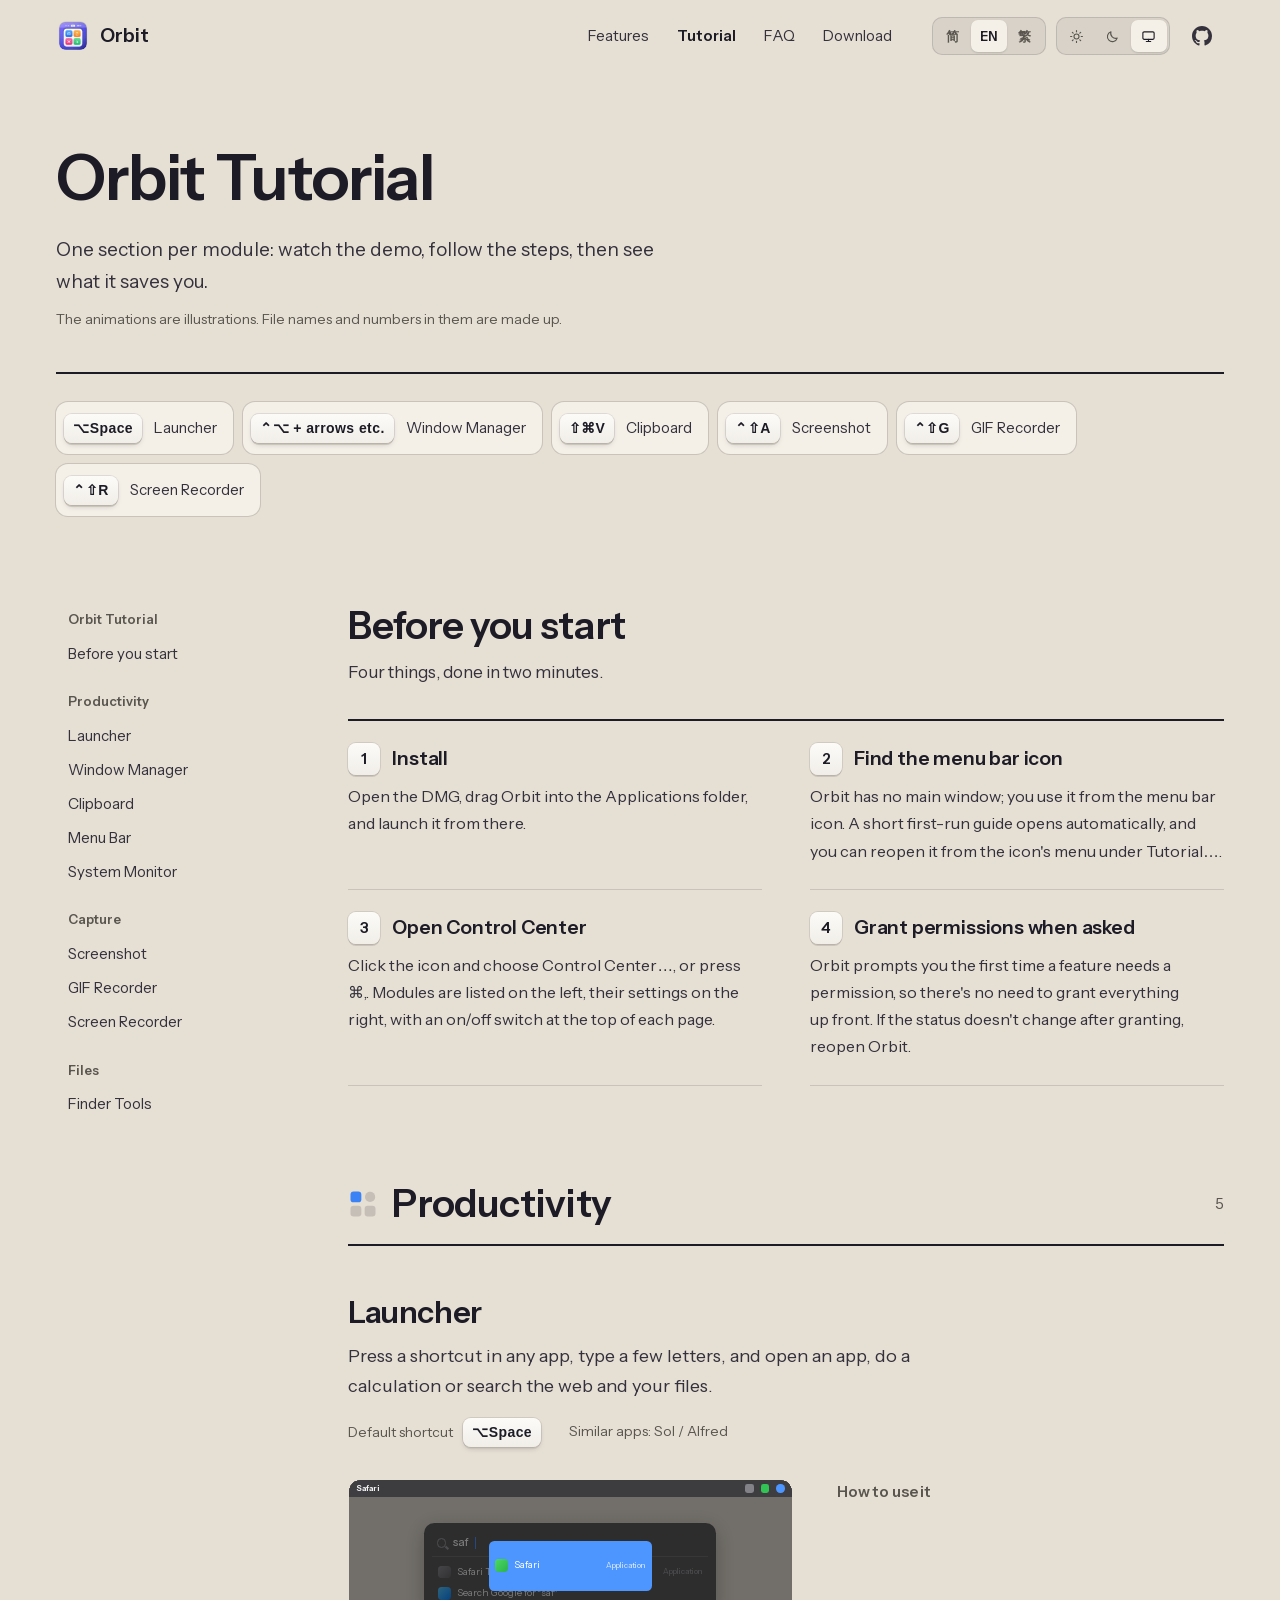
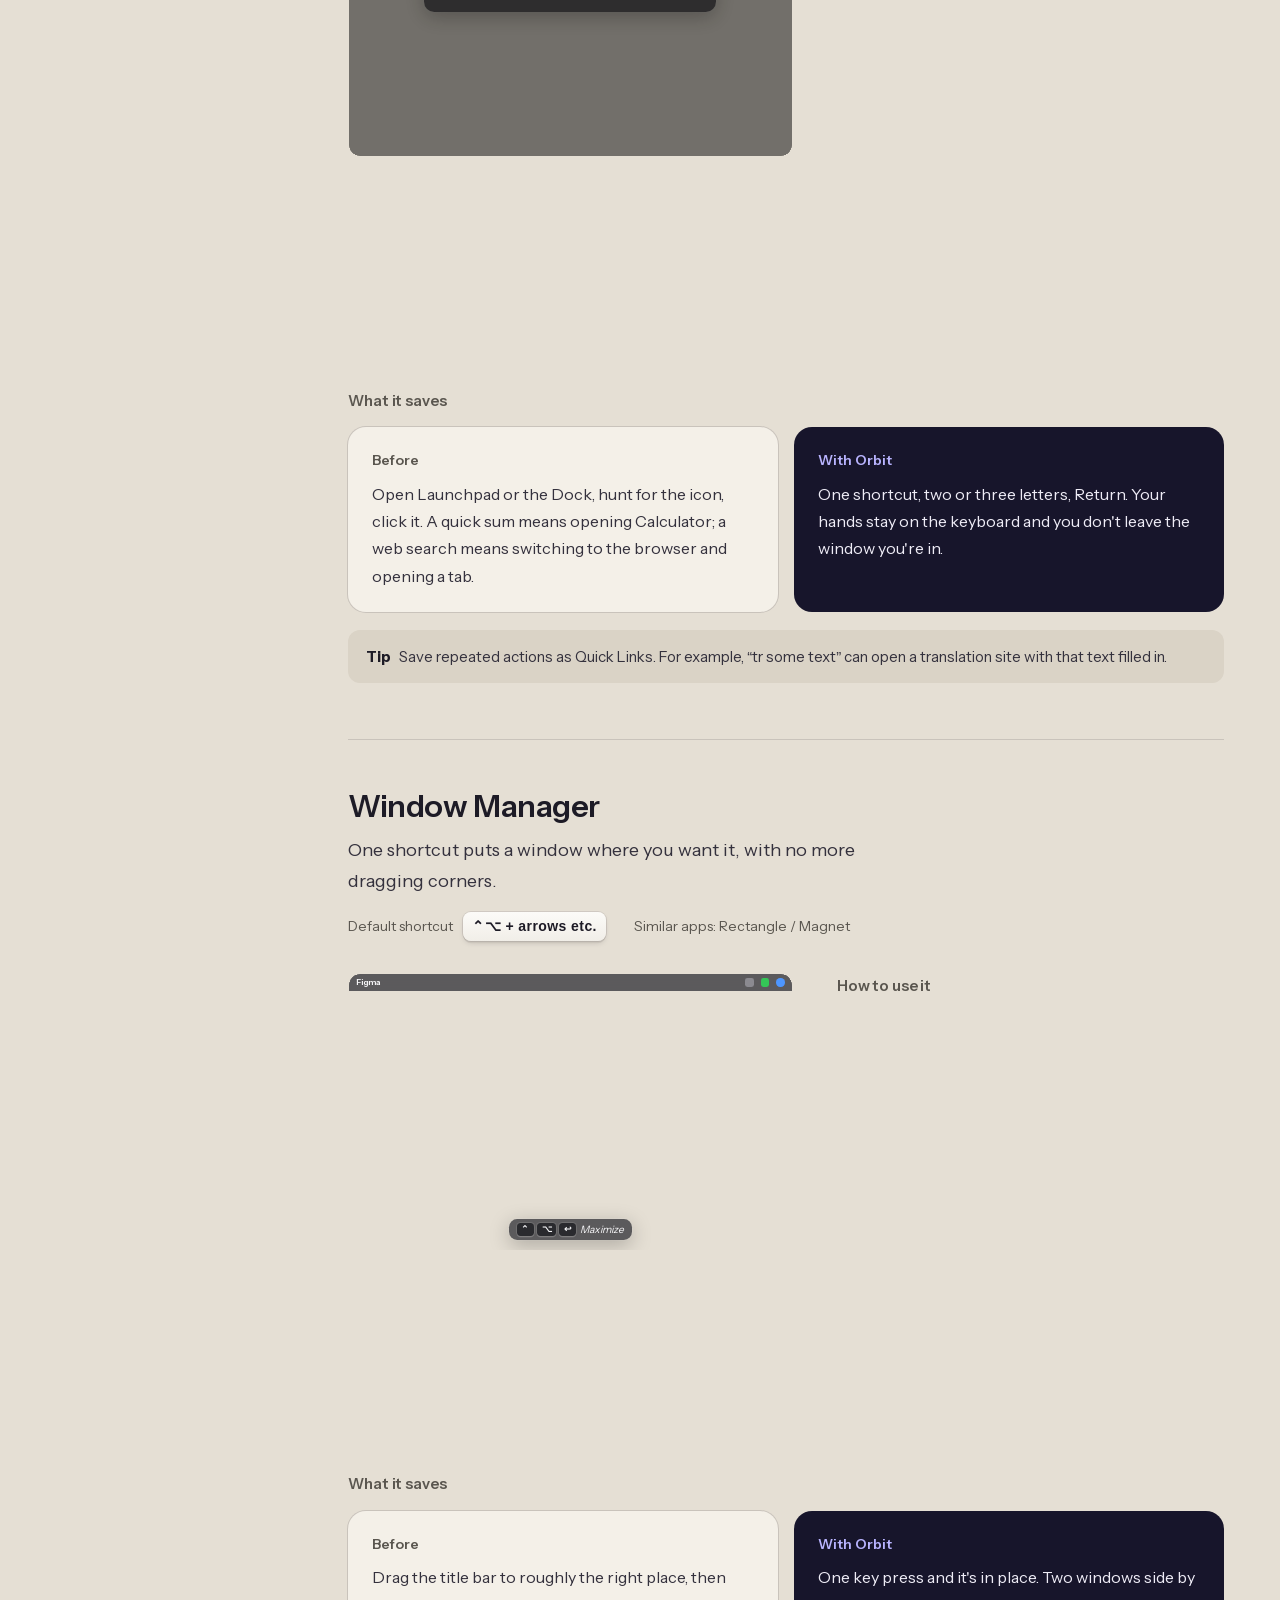
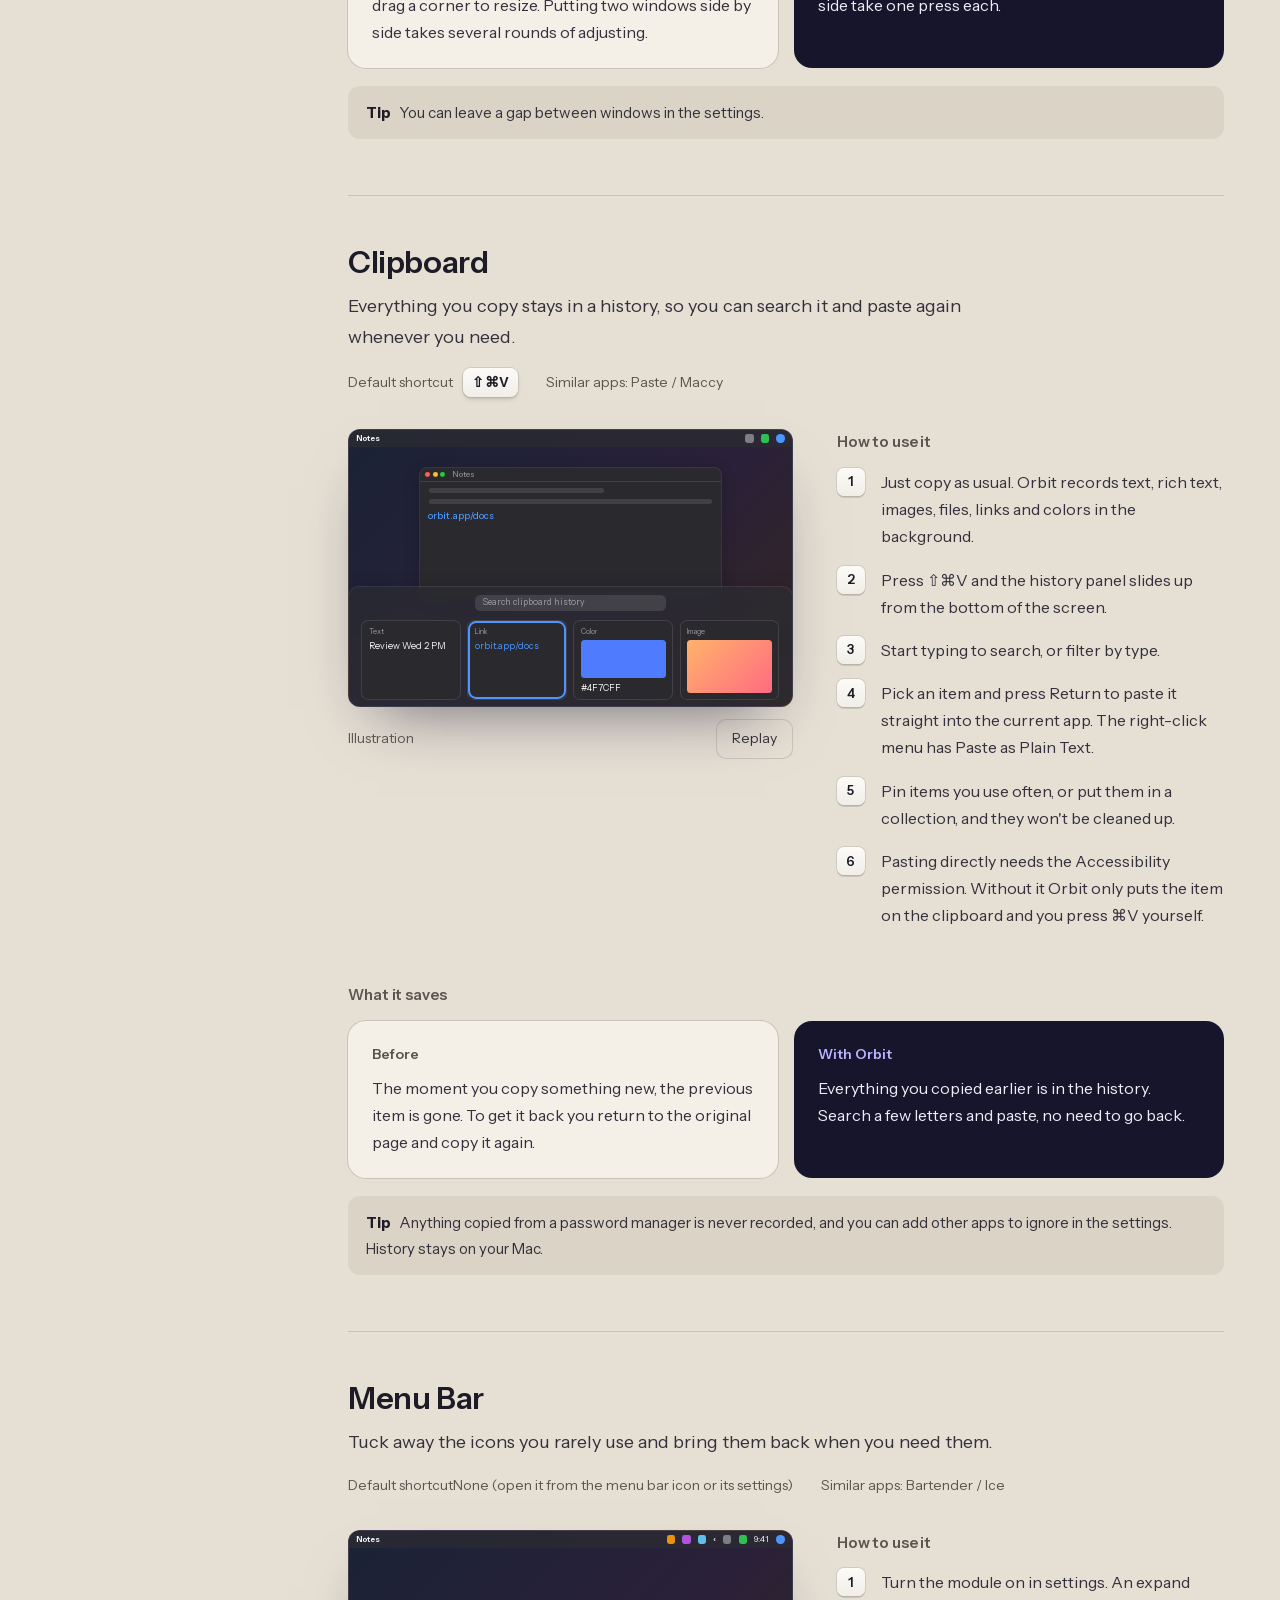
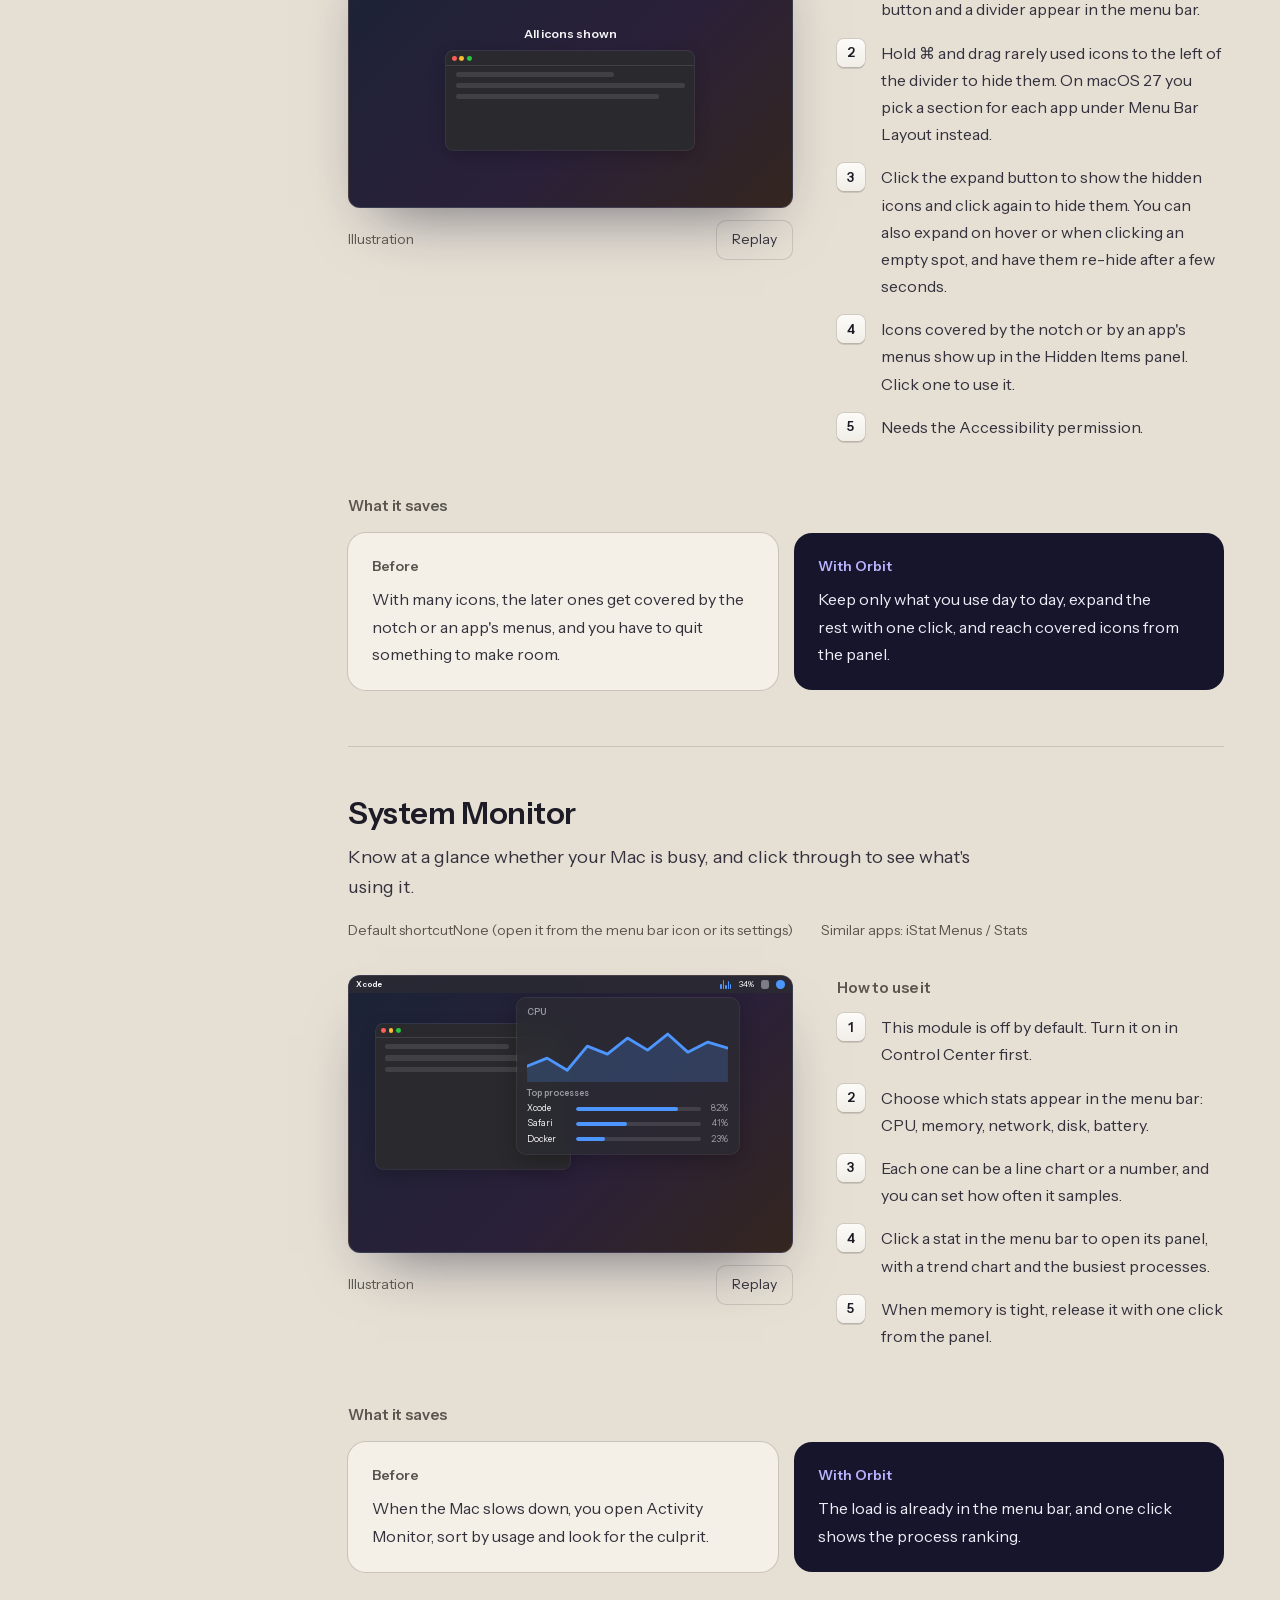
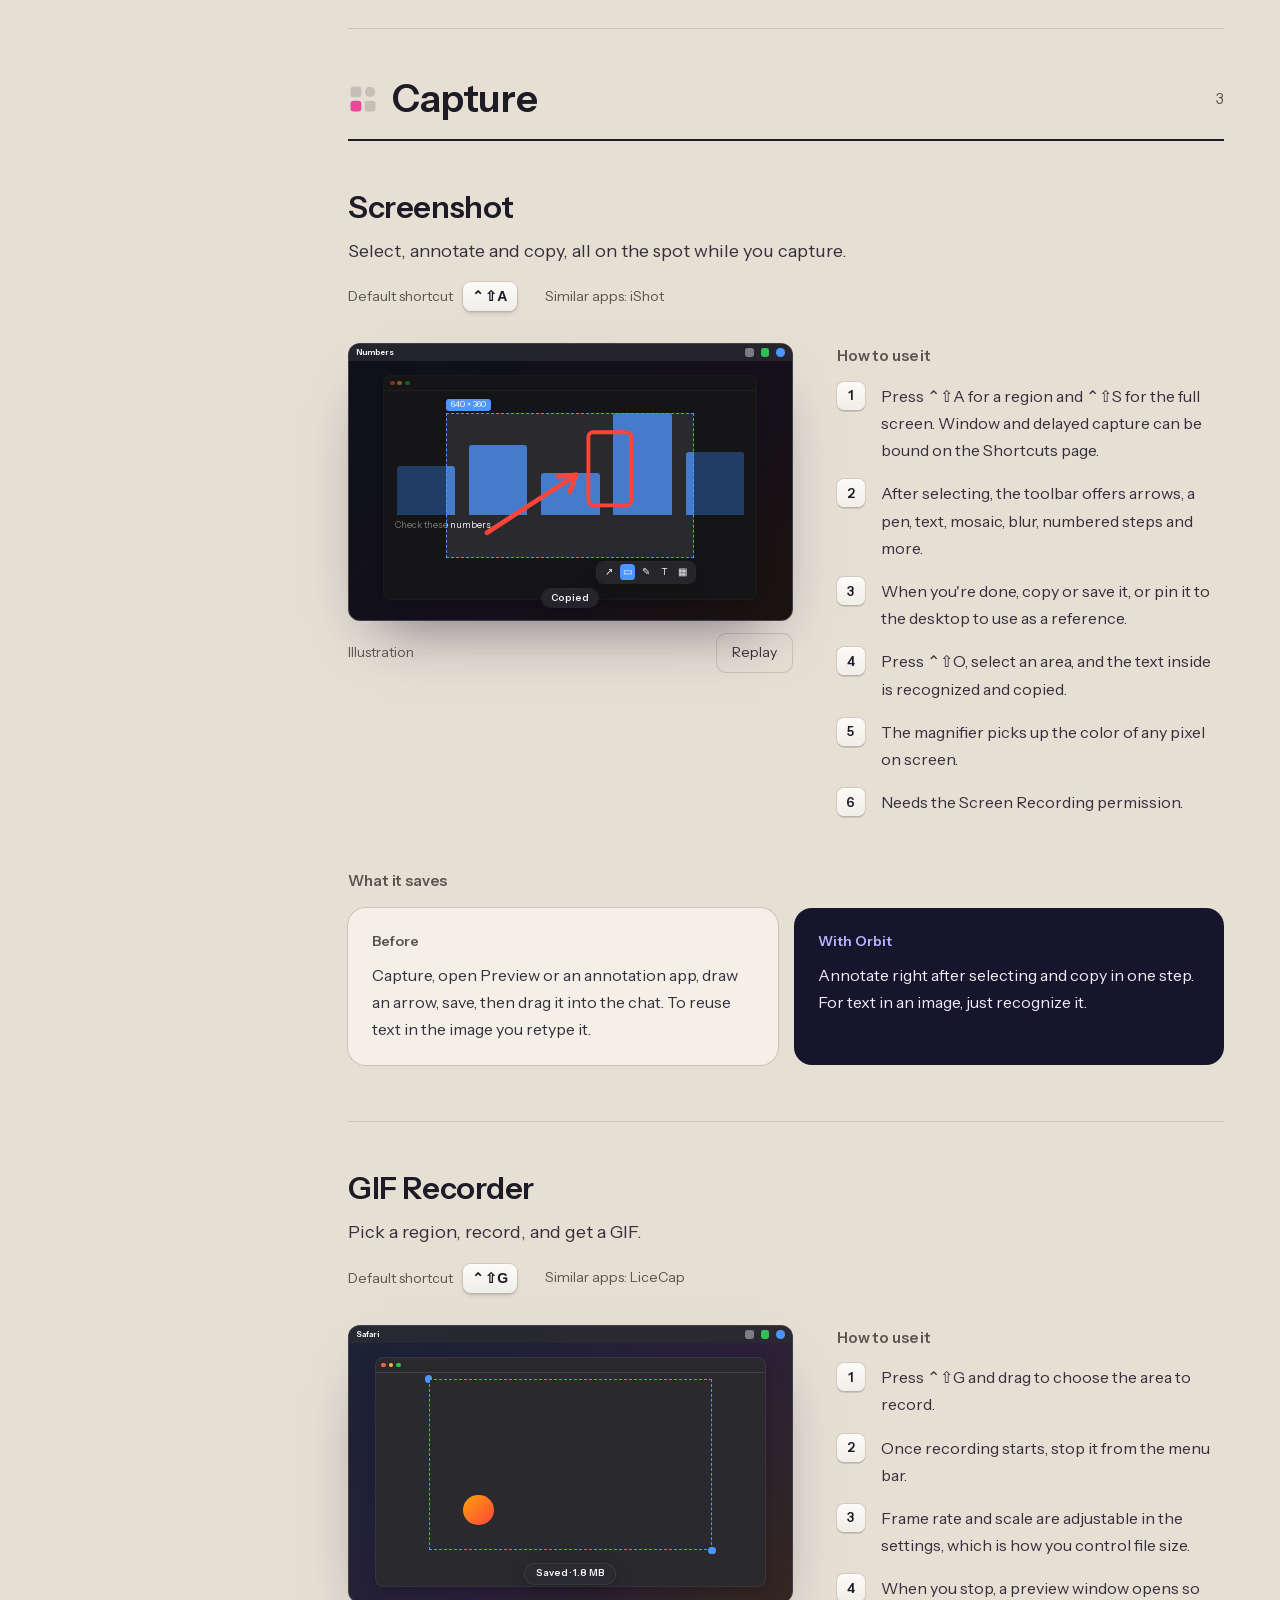
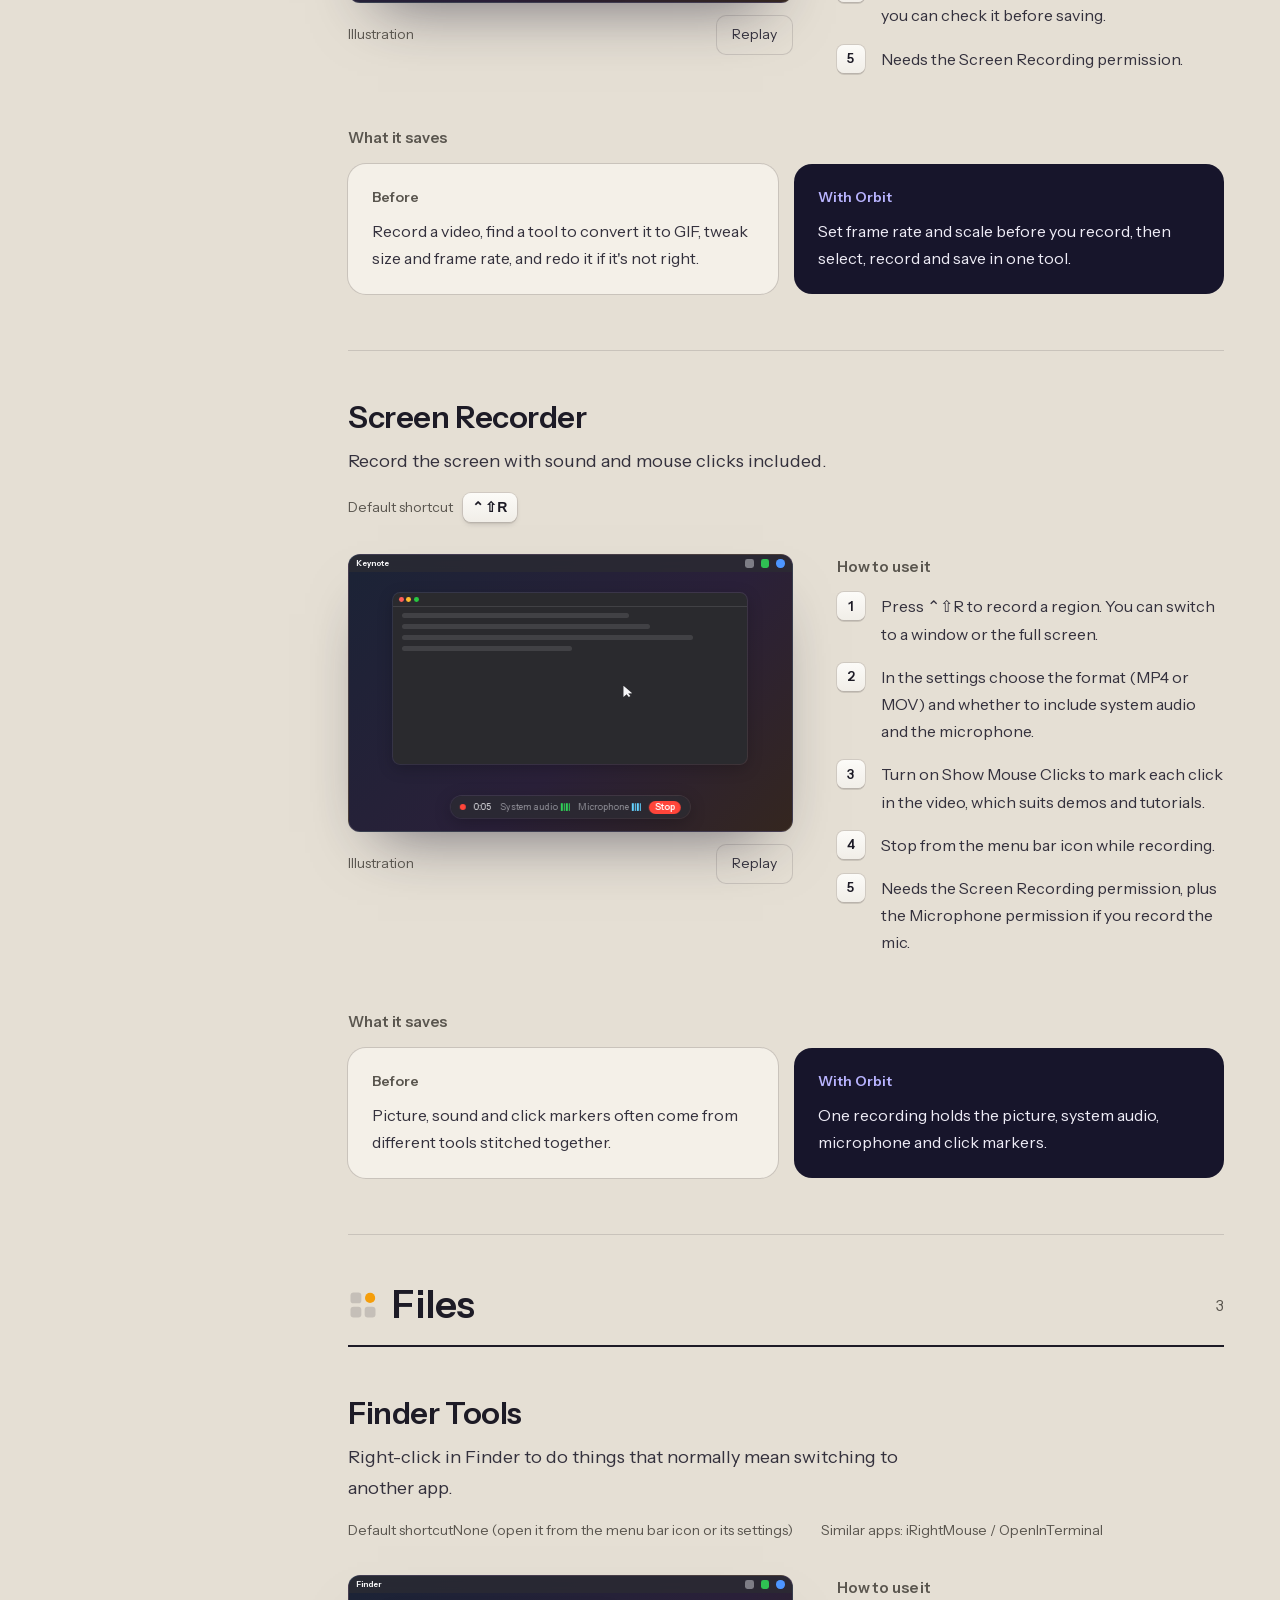
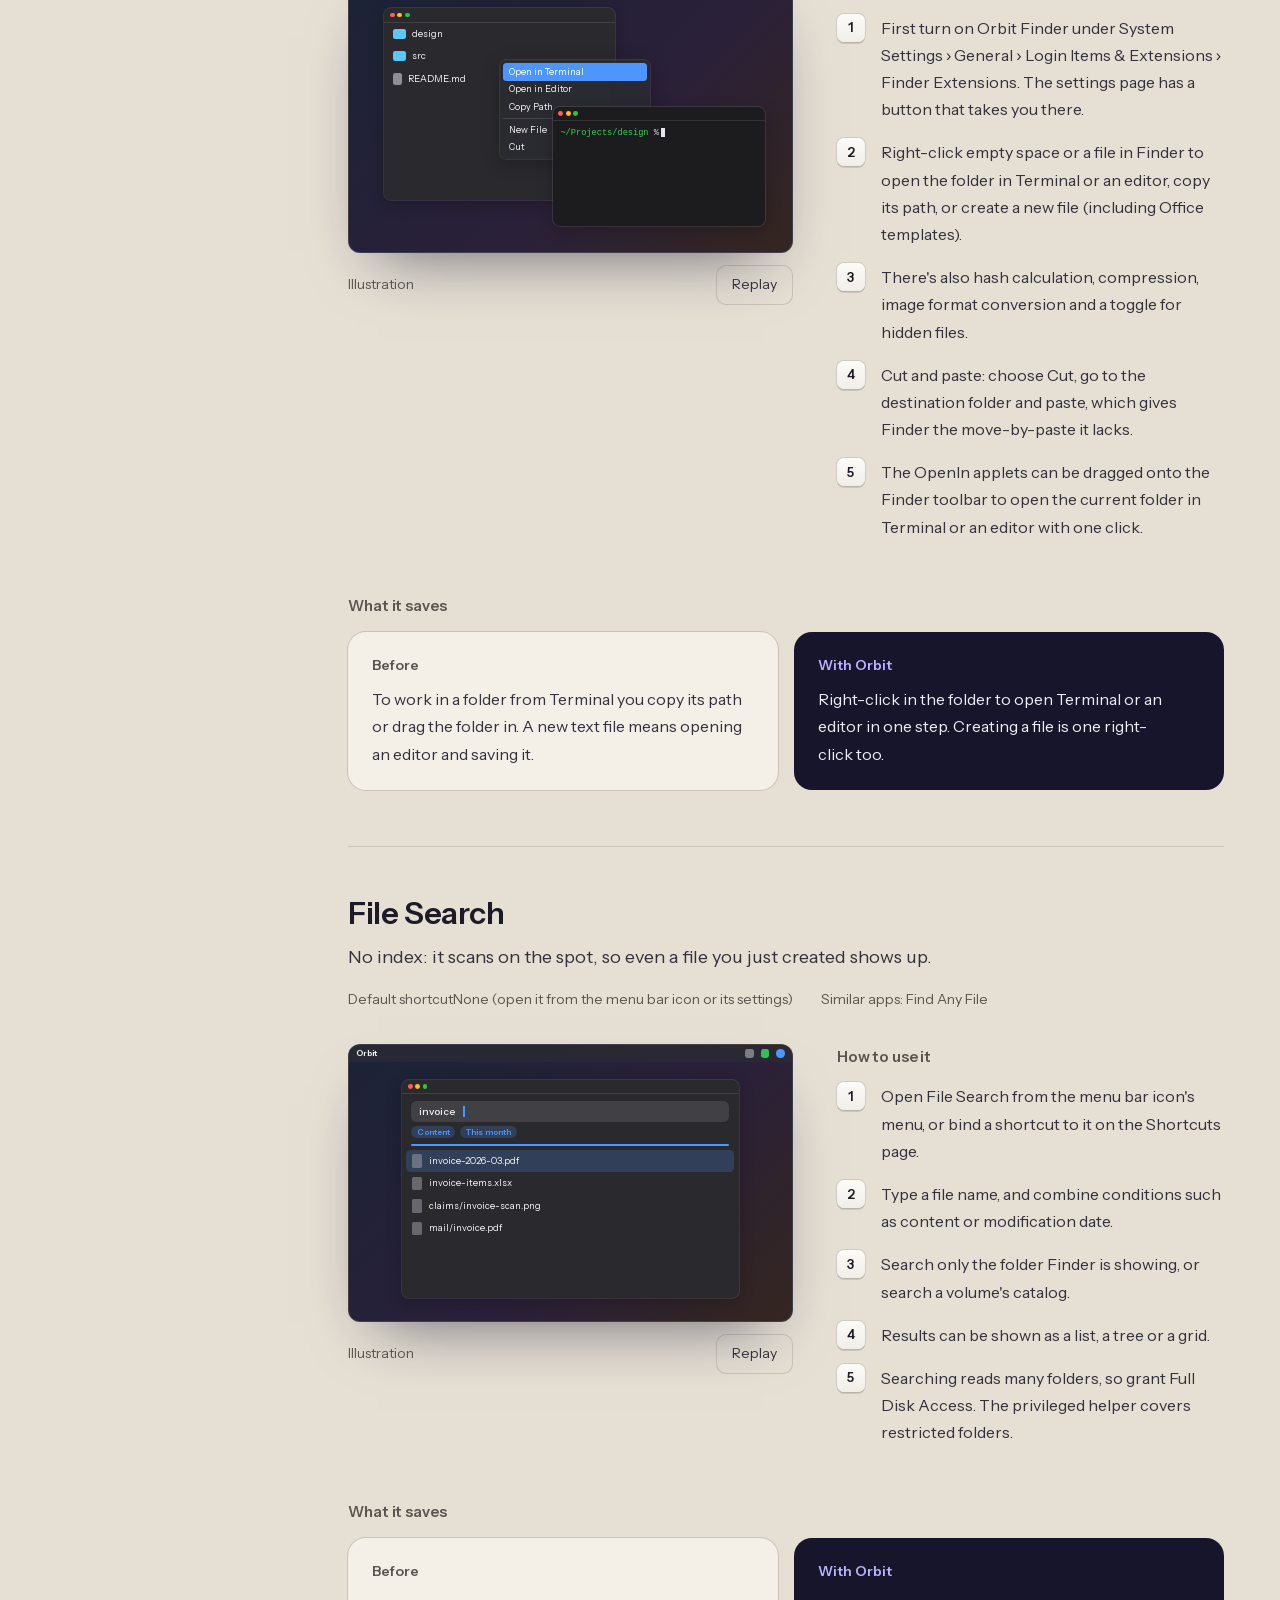
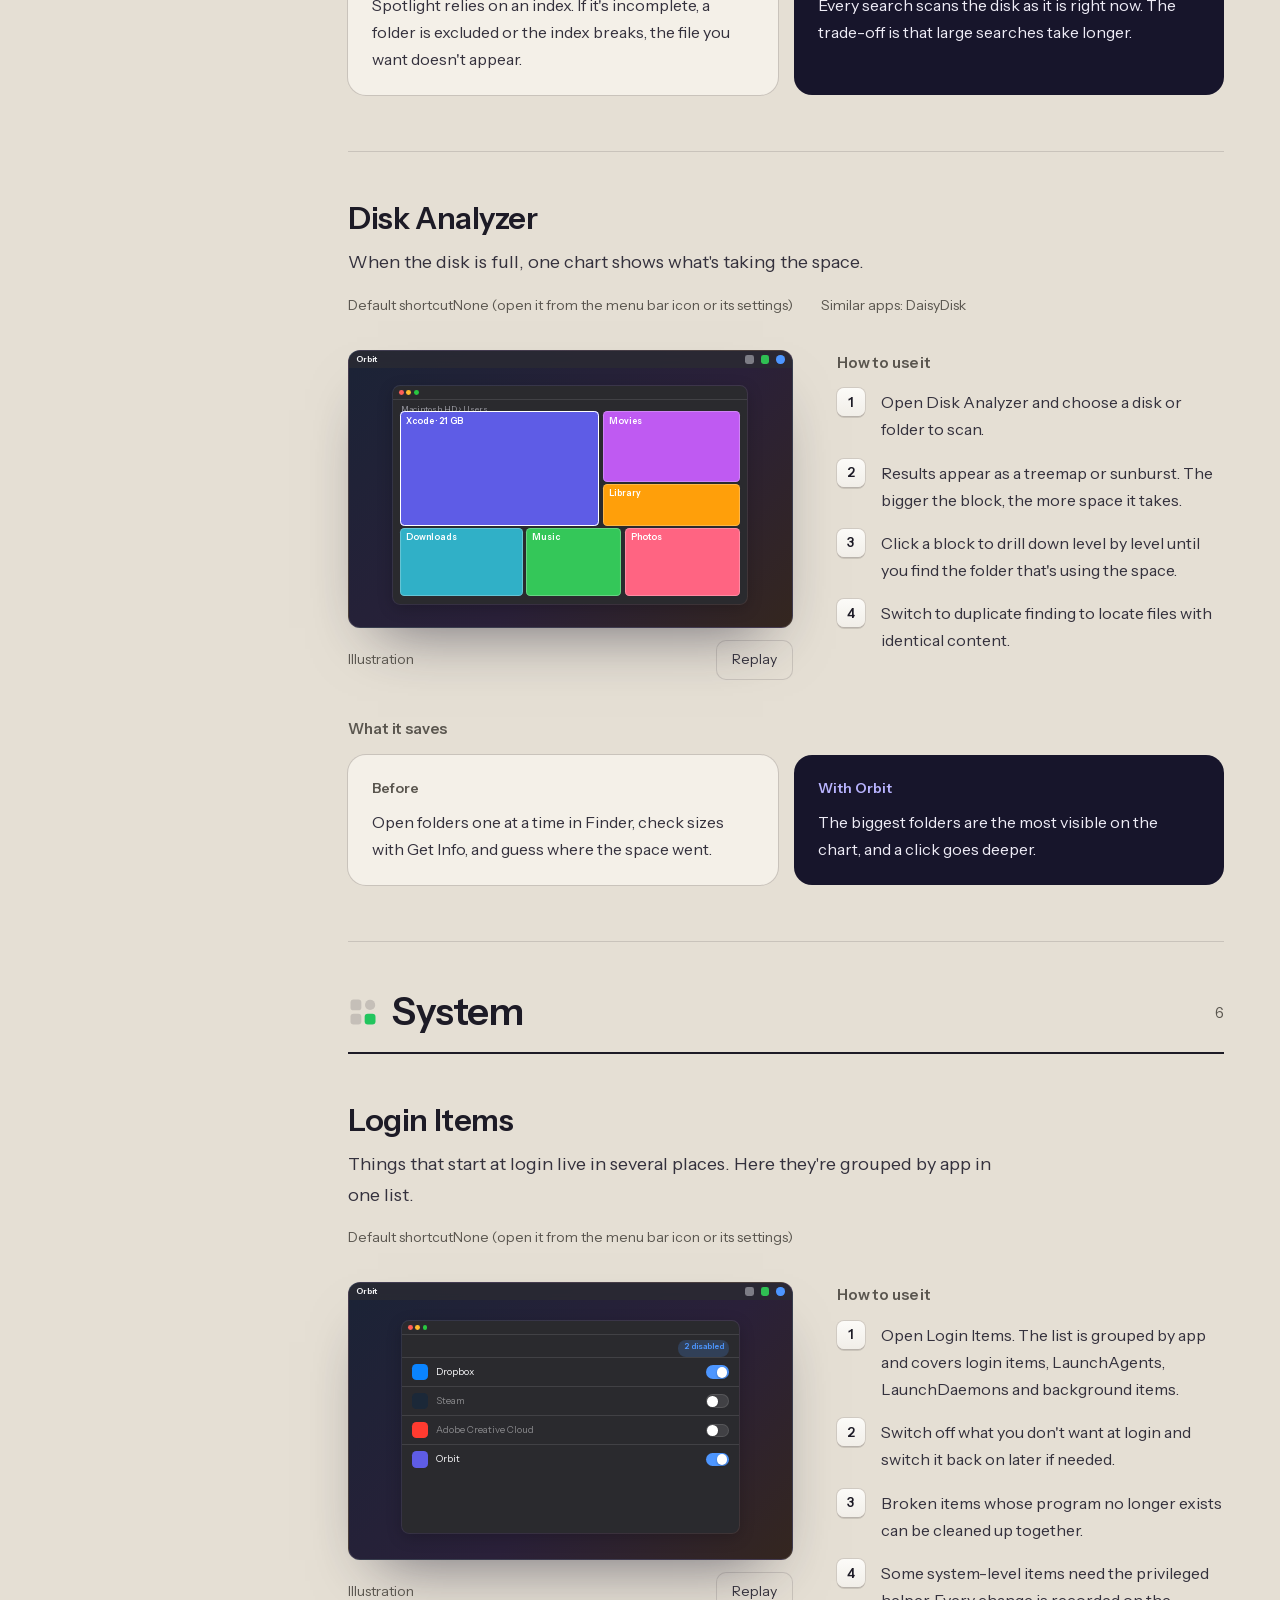
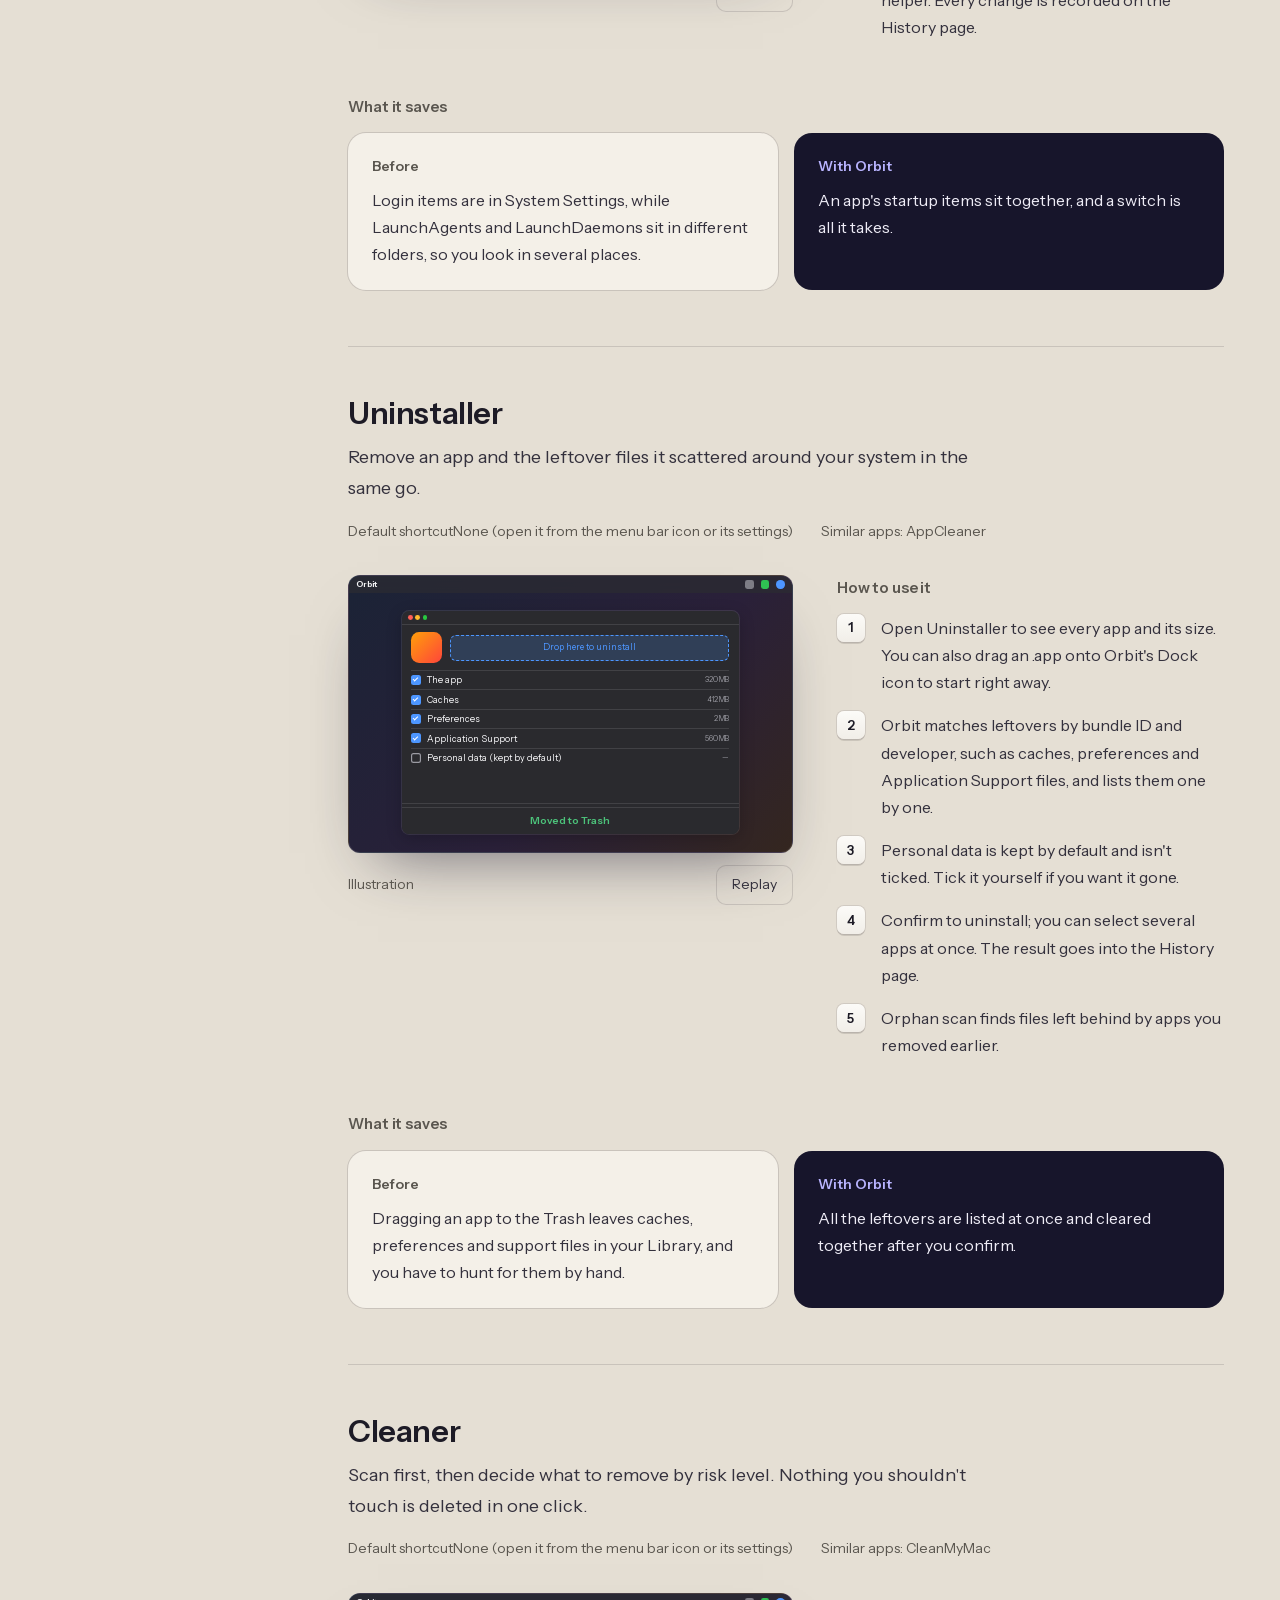
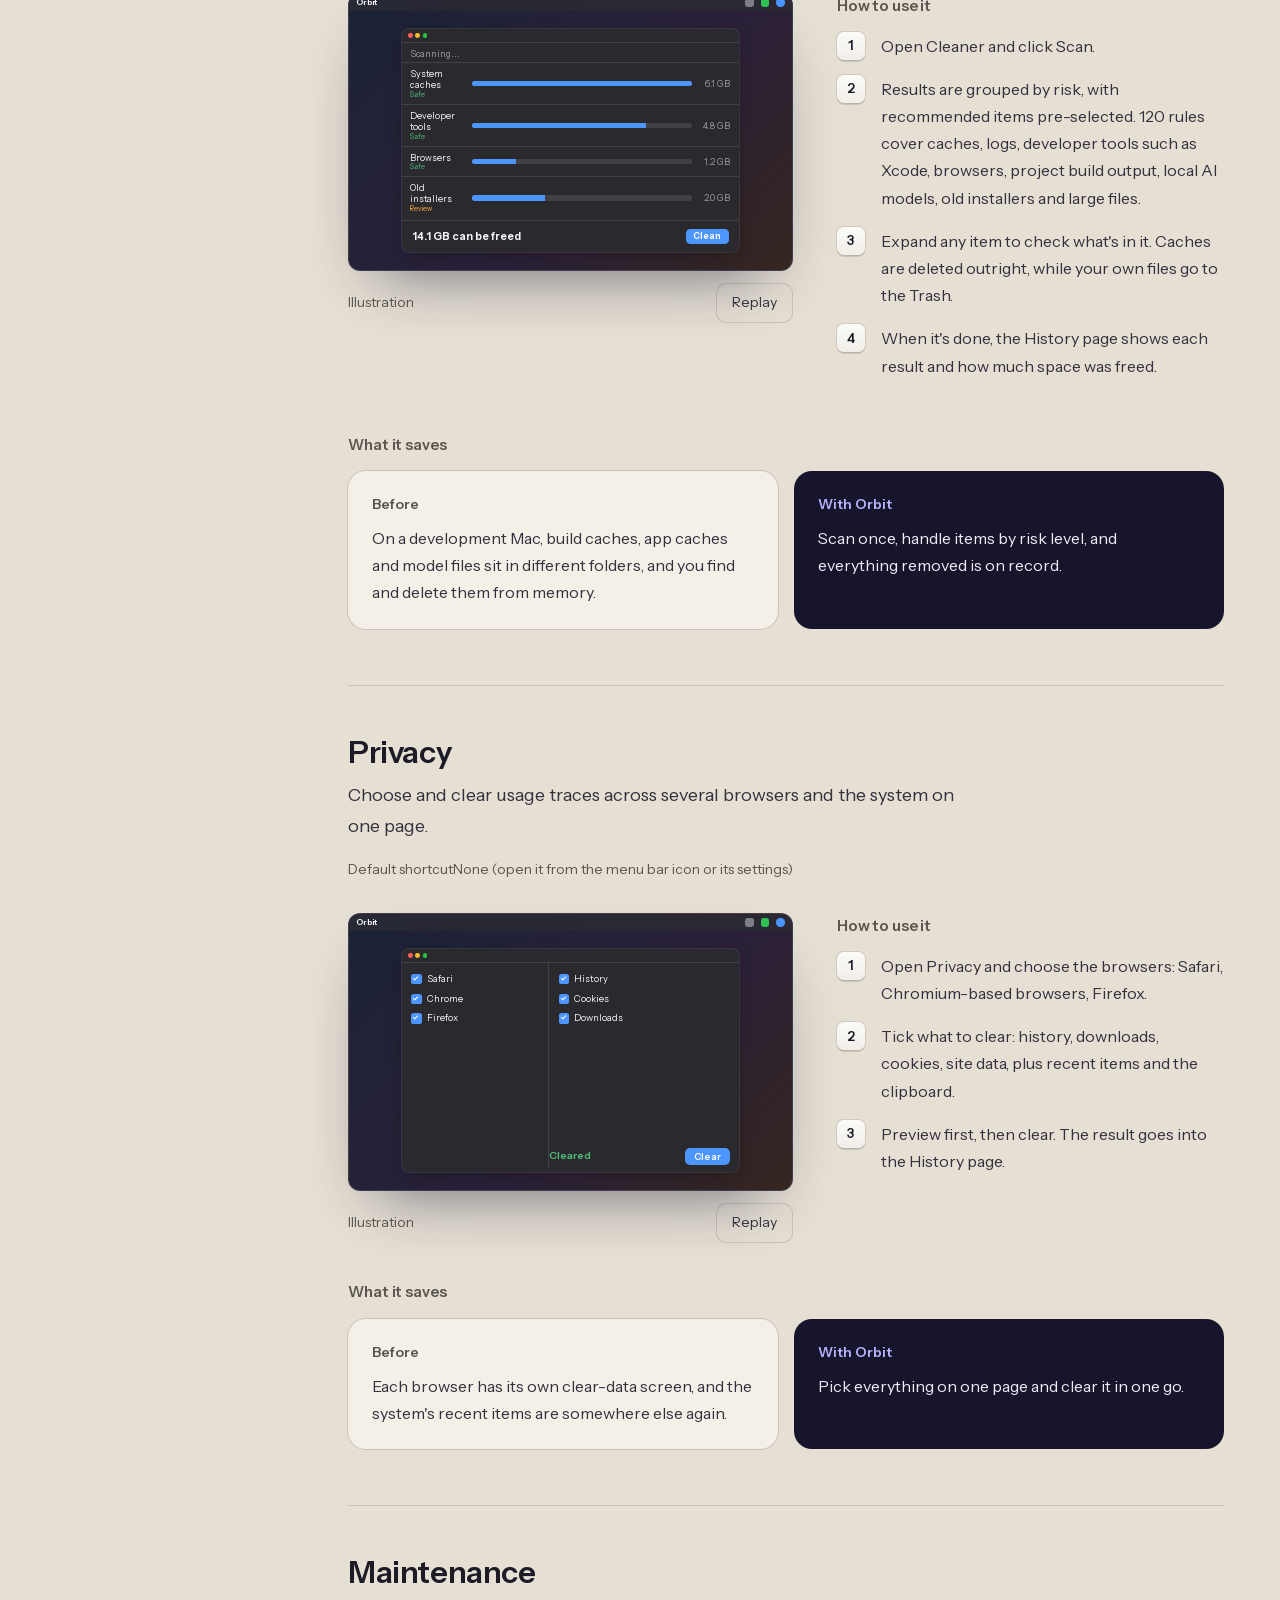
<file: tutorial.html>
<!DOCTYPE html>
<html lang="zh-Hans">
<head>
<meta charset="utf-8">
<meta name="viewport" content="width=device-width, initial-scale=1, viewport-fit=cover">
<title>Orbit 使用教程</title>
<meta name="description" content="逐个模块介绍 Orbit 怎么用，以及每个模块能省下哪些步骤，附动画演示。">
<meta name="color-scheme" content="light dark">
<meta property="og:type" content="website">
<meta property="og:title" content="Orbit 使用教程">
<meta property="og:description" content="逐个模块介绍 Orbit 怎么用，以及每个模块能省下哪些步骤，附动画演示。">
<meta property="og:image" content="assets/icon-256.png">
<link rel="icon" type="image/png" sizes="64x64" href="assets/img/favicon-64.png">
<link rel="apple-touch-icon" href="assets/img/apple-touch-icon.png">
<script>
  (function () {
    var d = document.documentElement, pref = null, q = null;
    try { q = new URLSearchParams(location.search).get('theme'); } catch (e) {}
    try { pref = localStorage.getItem('orbit.theme'); } catch (e) {}
    if (q === 'light' || q === 'dark' || q === 'system') {
      pref = q;
    }
    if (pref !== 'light' && pref !== 'dark') {
      pref = 'system';
    }
    var dark = pref === 'dark' || (pref === 'system' && matchMedia('(prefers-color-scheme: dark)').matches);
    d.setAttribute('data-theme', dark ? 'dark' : 'light');
    d.setAttribute('data-theme-pref', pref);
  })();
</script>
<link rel="preload" href="assets/fonts/instrument-sans-latin.woff2" as="font" type="font/woff2" crossorigin>
<link rel="stylesheet" href="assets/base.css">
<link rel="stylesheet" href="assets/demos.css">
<link rel="stylesheet" href="assets/tutorial.css">
<script src="assets/data.js" defer></script>
<script src="assets/site.js" defer></script>
<script src="assets/demos.js" defer></script>
<script src="assets/tutorial.js" defer></script>
<script src="assets/fx.js" defer></script>
</head>
<body data-title-key="tutTitle" data-desc-key="tutDesc">
<div class="read-bar" id="readBar" aria-hidden="true"></div>
<a class="skip" href="#main" data-i18n="skip">跳到正文</a>

<header class="nav">
  <a class="brand" href="./" aria-label="Orbit">
    <img src="assets/img/icon-64.webp" srcset="assets/img/icon-64.webp 1x, assets/img/icon-128.webp 2x" width="34" height="34" alt="" decoding="async">
    <span>Orbit</span>
  </a>
  <nav class="links" aria-label="主导航" data-i18n-attr="aria-label:navLabel">
    <a href="./#modules" data-i18n="navFeatures">功能</a>
    <a href="tutorial.html" aria-current="page" data-i18n="navTutorial">使用教程</a>
    <a href="./#faq" data-i18n="navFaq">常见问题</a>
    <a class="keep" href="./#download" data-i18n="navDownload">下载</a>
  </nav>
  <div class="ctrls">
    <div class="seg" role="group" id="langSeg" aria-label="语言" data-i18n-attr="aria-label:langLabel">
      <button type="button" data-lang="zh-Hans" lang="zh-Hans">简</button>
      <button type="button" data-lang="en" lang="en">EN</button>
      <button type="button" data-lang="zh-Hant" lang="zh-Hant">繁</button>
    </div>
    <div class="seg theme" role="group" id="themeSeg" aria-label="外观" data-i18n-attr="aria-label:themeLabel">
      <button type="button" data-theme-btn="light" aria-label="浅色" title="浅色" data-i18n-attr="aria-label:themeLight;title:themeLight">
        <svg viewBox="0 0 24 24" aria-hidden="true"><circle cx="12" cy="12" r="4"/><path d="M12 2.5v2M12 19.5v2M2.5 12h2M19.5 12h2M5.3 5.3l1.4 1.4M17.3 17.3l1.4 1.4M5.3 18.7l1.4-1.4M17.3 6.7l1.4-1.4"/></svg>
      </button>
      <button type="button" data-theme-btn="dark" aria-label="深色" title="深色" data-i18n-attr="aria-label:themeDark;title:themeDark">
        <svg viewBox="0 0 24 24" aria-hidden="true"><path d="M19.5 14.5A8 8 0 0 1 9.5 4.5a8 8 0 1 0 10 10z"/></svg>
      </button>
      <button type="button" data-theme-btn="system" aria-label="跟随系统" title="跟随系统" data-i18n-attr="aria-label:themeSystem;title:themeSystem">
        <svg viewBox="0 0 24 24" aria-hidden="true"><rect x="3" y="4.5" width="18" height="12" rx="2"/><path d="M8.5 20h7M12 16.5V20"/></svg>
      </button>
    </div>
    <a class="gh" href="https://github.com/wangwanjie/Orbit" aria-label="GitHub" data-i18n-attr="aria-label:ghLabel">
      <svg viewBox="0 0 16 16" aria-hidden="true"><path fill="currentColor" d="M8 0C3.58 0 0 3.58 0 8c0 3.54 2.29 6.53 5.47 7.59.4.07.55-.17.55-.38 0-.19-.01-.82-.01-1.49-2.01.37-2.53-.49-2.69-.94-.09-.23-.48-.94-.82-1.13-.28-.15-.68-.52-.01-.53.63-.01 1.08.58 1.23.82.72 1.21 1.87.87 2.33.66.07-.52.28-.87.51-1.07-1.78-.2-3.64-.89-3.64-3.95 0-.87.31-1.59.82-2.15-.08-.2-.36-1.02.08-2.12 0 0 .67-.21 2.2.82.64-.18 1.32-.27 2-.27.68 0 1.36.09 2 .27 1.53-1.04 2.2-.82 2.2-.82.44 1.1.16 1.92.08 2.12.51.56.82 1.27.82 2.15 0 3.07-1.87 3.75-3.65 3.95.29.25.54.73.54 1.48 0 1.07-.01 1.93-.01 2.2 0 .21.15.46.55.38A8.013 8.013 0 0 0 16 8c0-4.42-3.58-8-8-8z"/></svg>
    </a>
  </div>
</header>

<main id="main">
  <header class="tut-head">
    <div class="wrap">
      <h1 data-i18n="tutH1">Orbit 使用教程</h1>
      <p class="lead" data-i18n="tutLead"></p>
      <p class="fine" data-i18n="tutNote"></p>
      <!-- 默认快捷键速查：由 tutorial.js 按模块数据生成 -->
      <div class="keystrip" id="keyStrip" aria-label="默认快捷键" data-i18n-attr="aria-label:shortcutLabel"></div>
    </div>
  </header>
  <div class="wrap tut">
    <aside class="toc" id="toc" aria-label="教程目录" data-i18n-attr="aria-label:tocLabel"></aside>
    <div class="tut-body" id="tutContent"></div>
  </div>
</main>

<footer class="footer">
  <div class="wrap">
    <div class="foot-top">
      <a class="brand" href="./"><img src="assets/img/icon-64.webp" alt="" width="34" height="34" loading="lazy" decoding="async"><span>Orbit</span></a>
      <nav class="foot-links" aria-label="页脚链接" data-i18n-attr="aria-label:footLabel">
        <a href="./" data-i18n="backHome">返回首页</a>
        <a href="https://github.com/wangwanjie/Orbit">GitHub</a>
        <a href="https://github.com/wangwanjie/Orbit/issues" data-i18n="feedback">反馈</a>
        <a href="https://vanjay.cn" data-i18n="more">VanJay 的更多作品</a>
      </nav>
    </div>
    <p class="copy"><span data-i18n="h.copy">Orbit 由 VanJay 制作。</span> © 2026 VanJay</p>
  </div>
</footer>
</body>
</html>
</file>
<file: assets/base.css>
/* Orbit 官网公共样式：字体、配色（浅色 / 深色）、页头、页脚。首页与教程页共用。 */

/* Instrument Sans（SIL OFL）只覆盖基本拉丁字符；中文与中文标点交给系统字体 */
@font-face {
  font-family: "Instrument Sans";
  font-style: normal;
  font-weight: 400 700;
  font-display: swap;
  src: url("fonts/instrument-sans-latin.woff2") format("woff2");
  unicode-range: U+0000-00FF, U+0131, U+0152-0153, U+02BB-02BC, U+02C6, U+02DA, U+02DC, U+2013-2014, U+20AC, U+2122, U+2212;
}


:root {
  --bg: #E5DFD4;
  --bg-2: #DAD3C6;
  --paper: #F4F0E8;
  --ink: #1D1B26;
  --ink-2: #34313D;
  --mute: #5A564F;
  --line: rgba(29, 27, 38, .14);
  --acc: #4338CA;
  --acc-deep: #2E2790;
  --night: #17152B;
  --night-2: #221F3D;
  --night-ink: #EEECF6;
  --night-mute: #ABA7C4;
  --font: "Instrument Sans", -apple-system, BlinkMacSystemFont, "PingFang SC", "Hiragino Sans GB", "Microsoft YaHei", sans-serif;
  --sys: -apple-system, BlinkMacSystemFont, "SF Pro Text", "PingFang SC", "Helvetica Neue", sans-serif;
  --pad: clamp(20px, 4.4vw, 64px);
  /* 随主题变化的阴影、按键与悬停色 */
  --hover: rgba(29, 27, 38, .06);
  --edge: rgba(29, 27, 38, .28);
  --key-top: #FCFBF8;
  --key-bot: #F1EEE8;
  --key-side: #CBC5BB;
  --key-ring: rgba(29, 27, 38, .1);
  --key-shadow: rgba(29, 27, 38, .35);
  --kbd-inset: rgba(29, 27, 38, .12);
  --glyph: rgba(29, 27, 38, .16);
  color-scheme: light;
}

* { box-sizing: border-box; }
html { -webkit-text-size-adjust: 100%; }
body {
  margin: 0; background: var(--bg); color: var(--ink);
  font: 400 16px/1.7 var(--font);
  -webkit-font-smoothing: antialiased;
  overflow-x: clip;
}
h1, h2, h3 { font-weight: 600; margin: 0; letter-spacing: -.01em; text-wrap: balance; }
p { margin: 0; text-wrap: pretty; }
a { color: inherit; }
button { font: inherit; color: inherit; }
img { max-width: 100%; display: block; }
:focus-visible { outline: 2px solid var(--acc); outline-offset: 3px; border-radius: 6px; }
.skip { position: absolute; left: -999px; top: 8px; }
.skip:focus { left: 8px; z-index: 100; background: var(--paper); padding: 10px 14px; }


/* ---------- 页头 ---------- */
.nav {
  display: flex; align-items: center; gap: 28px; height: 72px; padding: 0 var(--pad);
  position: relative; z-index: 5;
}
.brand { display: flex; align-items: center; gap: 10px; text-decoration: none; font-weight: 600; font-size: 19px; letter-spacing: -.01em; min-height: 44px; }
.brand img { width: 34px; height: 34px; }
.brand span { font-family: var(--font); }
.nav .links { display: flex; gap: 4px; margin-left: auto; }
.ctrls { display: flex; align-items: center; gap: 10px; }
.nav .links a, .nav .gh {
  display: inline-flex; align-items: center; min-height: 44px; padding: 0 12px; text-decoration: none;
  font-size: 15px; color: var(--ink-2); border-radius: 8px;
}
.nav .links a:hover, .nav .gh:hover { background: var(--hover); }
.nav .gh { width: 44px; justify-content: center; padding: 0; }
.nav .gh svg { width: 20px; height: 20px; }

.nav .links a[aria-current="page"] { color: var(--ink); font-weight: 600; }
.wrap { max-width: 1312px; margin: 0 auto; }

/* ---------- 页头：语言与外观切换 ---------- */
.seg { display: inline-flex; padding: 3px; border-radius: 10px; background: var(--hover); box-shadow: inset 0 0 0 1px var(--line); }
.seg button {
  min-width: 36px; height: 32px; padding: 0 8px; border: 0; border-radius: 7px; background: transparent; cursor: pointer;
  display: inline-grid; place-items: center; font-size: 13px; font-weight: 600; color: var(--mute);
}
.seg button:hover { color: var(--ink); }
.seg button[aria-pressed="true"] { background: var(--paper); color: var(--ink); box-shadow: 0 1px 2px rgba(0, 0, 0, .14); }
.seg svg { width: 15px; height: 15px; fill: none; stroke: currentColor; stroke-width: 1.8; stroke-linecap: round; stroke-linejoin: round; }
@media (max-width: 1100px) {
  .nav .links a:not(.keep) { display: none; }
}
@media (max-width: 560px) {
  .seg.theme, .nav .gh { display: none; }
  .seg button { min-width: 34px; }
}
@media (max-width: 900px) {
  body { font-size: 16px; }
  .nav { height: 60px; gap: 8px; }
  .nav .links a:not(.keep) { display: none; }
}

/* 页脚 */
.footer { padding: 72px var(--pad) 56px; background: var(--night); color: var(--night-ink); }
.foot-top { display: flex; justify-content: space-between; align-items: flex-start; gap: 40px; flex-wrap: wrap; }
.foot-top .brand { color: var(--night-ink); }
.foot-links { display: flex; flex-wrap: wrap; gap: 4px 8px; }
.foot-links a { display: inline-flex; align-items: center; min-height: 44px; padding: 0 12px; text-decoration: none; color: var(--night-ink); border-radius: 8px; font-size: 15px; }
.foot-links a:hover { background: rgba(255, 255, 255, .08); }
.copy { margin-top: 36px; padding-top: 24px; border-top: 1px solid rgba(255, 255, 255, .12); font-size: 14px; color: var(--night-mute); }


/* ---------- 深色外观 ---------- */
[data-theme="dark"] {
  --bg: #141318;
  --bg-2: #1C1B22;
  --paper: #24232B;
  --ink: #EEECF3;
  --ink-2: #CDCAD6;
  --mute: #A29EAD;
  --line: rgba(255, 255, 255, .12);
  --acc: #5A4FEA;
  --acc-deep: #6C62F2;
  --night: #0D0C17;
  --night-2: #1E1C34;
  --hover: rgba(255, 255, 255, .07);
  --edge: rgba(255, 255, 255, .3);
  --key-top: #3A3943;
  --key-bot: #2E2D36;
  --key-side: #18171D;
  --key-ring: rgba(255, 255, 255, .08);
  --key-shadow: rgba(0, 0, 0, .6);
  --kbd-inset: rgba(0, 0, 0, .35);
  --glyph: rgba(255, 255, 255, .2);
  color-scheme: dark;
}
[data-theme="dark"] .footer { box-shadow: inset 0 1px 0 rgba(255, 255, 255, .06); }

/* 教程页的示意动画（demos.css）沿用旧变量名，这里给出对应关系 */
:root, [data-theme="dark"] {
  --muted: var(--mute);
  --accent: var(--acc);
  --panel: var(--paper);
  --line-2: var(--line);
  --sans: var(--font);
  --mono: ui-monospace, "SF Mono", SFMono-Regular, Menlo, Consolas, monospace;
}

@media (prefers-reduced-motion: reduce) {
  *, *::before, *::after { transition-duration: .01ms !important; }
}
</file>
<file: assets/home.css>
/* Orbit 官网首页：「你的 Mac 在替你演示」
   页面主角是一台 sticky 的 Mac 桌面；左侧章节滚过时，桌面依次表演一个动作。
   文案来自 data.js（Scripts/site/content.py 生成），脚本见 home.js。 */

/* 中文标题只在标点处断行，避免「拷 / 贝」这种拆词 */
.chap h2, h2.big, .hero h1, .lite h2 { word-break: keep-all; overflow-wrap: anywhere; }
/* ---------- 剧场：左文字 + 右侧 sticky 桌面 ---------- */
.theater { display: grid; grid-template-columns: 42vw 58vw; }
.textcol { grid-column: 1; grid-row: 1; padding: 0 clamp(24px, 3vw, 48px) 0 var(--pad); }
.stagecol {
  grid-column: 2; grid-row: 1; align-self: start;
  position: sticky; top: 0; height: 100vh; min-height: 560px;
  display: flex; align-items: center; justify-content: flex-end;
}

/* 首屏文字 */
.hero { min-height: calc(100vh - 72px); display: flex; flex-direction: column; justify-content: center; padding: 24px 0 72px; }
.hero h1 { font-size: clamp(44px, 5vw, 76px); line-height: 1.06; letter-spacing: -.025em; font-weight: 600; }
.hero .lead { margin-top: 26px; font-size: 18px; line-height: 1.75; color: var(--ink-2); max-width: 30em; }
.cta { display: flex; flex-wrap: wrap; gap: 12px; margin-top: 34px; }
.btn {
  display: inline-flex; align-items: center; justify-content: center; gap: 10px; min-height: 52px; padding: 0 24px;
  border-radius: 14px; text-decoration: none; font-weight: 600; font-size: 16px; white-space: nowrap;
  transition: transform .15s, background .15s, box-shadow .15s;
}
.btn:active { transform: translateY(1px); }
.btn-primary { background: var(--acc); color: #fff; box-shadow: 0 1px 0 rgba(255, 255, 255, .2) inset, 0 6px 18px -8px rgba(67, 56, 202, .7); }
.btn-primary:hover { background: var(--acc-deep); }
.btn-ghost { background: transparent; color: var(--ink); box-shadow: inset 0 0 0 1.5px var(--edge); }
.btn-ghost:hover { box-shadow: inset 0 0 0 1.5px var(--ink); }
.btn svg { width: 18px; height: 18px; fill: none; stroke: currentColor; stroke-width: 2.2; stroke-linecap: round; stroke-linejoin: round; }
.fine { margin-top: 14px; font-size: 14px; color: var(--mute); }
.fine a { color: var(--ink-2); text-underline-offset: 3px; margin-left: .5em; }

/* 首屏的「试一下」按钮 */
.try { margin-top: 44px; padding-top: 22px; border-top: 1px solid var(--line); max-width: 34em; }
.try p { font-size: 15px; color: var(--ink-2); }
.try .m-only { display: none; }
.trykeys { display: flex; flex-wrap: wrap; gap: 8px; margin-top: 12px; }
.trykeys button {
  display: inline-flex; align-items: center; gap: 9px; min-height: 44px; padding: 0 14px 0 8px; border: 0; cursor: pointer;
  background: var(--paper); border-radius: 11px; font-size: 14px; color: var(--ink-2);
  box-shadow: 0 0 0 1px var(--line), 0 2px 0 var(--key-ring);
  transition: transform .12s, box-shadow .15s;
}
.trykeys button:hover { box-shadow: 0 0 0 1.5px var(--acc), 0 2px 0 var(--key-ring); }
.trykeys button:active, .trykeys button.hit { transform: translateY(2px); box-shadow: 0 0 0 1px var(--line); }
.trykeys kbd {
  font: 600 14px/1 var(--sys); padding: 7px 8px; border-radius: 7px; background: var(--bg);
  box-shadow: inset 0 -2px 0 var(--kbd-inset); color: var(--ink); letter-spacing: .04em;
}

/* 章节 */
.chap { min-height: 100vh; display: flex; flex-direction: column; justify-content: center; padding: 64px 0; }
.caps { display: flex; flex-wrap: wrap; align-items: center; gap: 14px; }
.kc {
  --u: clamp(64px, 6.6vw, 96px);
  display: inline-grid; place-items: center; min-width: calc(var(--u) * 1.18); height: calc(var(--u) * 1.18); padding: 0 .2em;
  font: 500 var(--u)/1 var(--sys); color: var(--ink);
  border-radius: calc(var(--u) * .2);
  background: linear-gradient(180deg, var(--key-top) 0%, var(--key-bot) 100%);
  box-shadow:
    0 0 0 1px var(--key-ring),
    0 calc(var(--u) * .07) 0 var(--key-side),
    0 calc(var(--u) * .07) 0 1px var(--key-ring),
    0 calc(var(--u) * .22) calc(var(--u) * .3) calc(var(--u) * -.12) var(--key-shadow);
  transform: translateY(0);
  transition: transform .09s ease-out, box-shadow .09s ease-out;
}
.kc.word { font-size: calc(var(--u) * .4); font-weight: 600; letter-spacing: .02em; min-width: calc(var(--u) * 2.6); font-family: var(--font); }
.kc.letter { font-family: var(--font); font-weight: 600; font-size: calc(var(--u) * .72); }
.caps.small .kc { --u: clamp(52px, 5.2vw, 76px); }
.kc.down {
  transform: translateY(calc(var(--u) * .06));
  box-shadow: 0 0 0 1px var(--key-ring), 0 calc(var(--u) * .012) 0 var(--key-side), 0 calc(var(--u) * .06) calc(var(--u) * .12) calc(var(--u) * -.06) var(--key-shadow);
}
.caps .plus { font: 600 clamp(28px, 2.6vw, 40px)/1 var(--font); color: var(--mute); }
.chap h2 { margin-top: 44px; font-size: clamp(30px, 2.8vw, 42px); line-height: 1.2; letter-spacing: -.015em; }
.chap p { margin-top: 18px; font-size: 17px; line-height: 1.8; color: var(--ink-2); max-width: 30em; }
.chap .meta { display: flex; flex-wrap: wrap; align-items: center; gap: 8px 18px; margin-top: 24px; font-size: 14px; color: var(--mute); }
.chap .meta b { font-weight: 600; color: var(--ink); }
.chap .meta .sim:not(:empty) { margin-left: 1em; }
.replay {
  min-height: 44px; padding: 0 16px; border: 0; border-radius: 10px; cursor: pointer; font-size: 14px; color: var(--ink-2);
  background: transparent; box-shadow: inset 0 0 0 1px var(--line);
}
.replay:hover { box-shadow: inset 0 0 0 1.5px var(--ink-2); }
.demo-note { margin-top: 14px !important; font-size: 14px !important; color: var(--mute) !important; padding: 10px 14px; background: var(--paper); border-radius: 10px; max-width: 30em; }

/* =========================================================
   桌面：所有尺寸都用 em，em 跟着桌面宽度（cqw）缩放
   ========================================================= */
.mac {
  --w: min(58vw, calc((100vh - 72px) * 1.52));
  width: var(--w); aspect-ratio: 1.52;
  position: relative; container-type: inline-size;
  border-radius: 18px 0 0 18px; overflow: hidden;
  box-shadow: 0 40px 80px -40px rgba(23, 21, 43, .55), 0 0 0 1px rgba(23, 21, 43, .25);
  background: #1B1846; user-select: none; -webkit-user-select: none;
}
.scr { position: absolute; inset: 0; font: 400 1.8cqw/1.35 var(--sys); color: #F2F2F5; letter-spacing: 0; }
.scr * { box-sizing: border-box; }
.mac.instant *, .mac.instant { transition: none !important; animation: none !important; }

/* 程序化黄昏壁纸：渐变天空 + JS 生成的山脊与星点 */
.wall { position: absolute; inset: 0;
  background:
    radial-gradient(70% 45% at 72% 100%, rgba(255, 178, 122, .95) 0%, rgba(244, 128, 112, .55) 32%, rgba(180, 90, 170, 0) 70%),
    linear-gradient(180deg, #120F33 0%, #1E1A55 26%, #3A2F8F 50%, #6A48B4 70%, #B565A6 86%, #F09B7C 100%);
}
.wall svg { position: absolute; inset: 0; width: 100%; height: 100%; }

/* 菜单栏 */
.mb {
  position: absolute; left: 0; right: 0; top: 0; height: 1.9em; z-index: 30;
  display: flex; align-items: center; gap: 1.15em; padding: 0 1em;
  background: rgba(14, 12, 38, .34); -webkit-backdrop-filter: blur(18px) saturate(1.4); backdrop-filter: blur(18px) saturate(1.4);
  font-size: .96em; white-space: nowrap;
}
.mb .apple { width: 1.15em; height: 1.15em; margin-top: -.1em; }
.mb b { font-weight: 700; }
.mb .sp { flex: 1; }
.mb .menu { opacity: .95; }
.mbr { display: flex; align-items: center; gap: .95em; }
.mbg { display: flex; align-items: center; gap: .95em; overflow: hidden; max-width: 6em; transition: max-width .5s cubic-bezier(.3, .8, .25, 1), opacity .4s; }
.mbr.collapsed .mbg { max-width: 0; opacity: 0; }
.mbr .chev { display: inline-grid; place-items: center; width: 1em; transition: transform .45s; font-weight: 600; }
.mbr.collapsed .chev { transform: rotate(180deg); }
.ic { width: 1.15em; height: 1.15em; flex: none; display: block; fill: currentColor; }
.ic.orb { width: 1.2em; height: 1.2em; }

/* 桌面区域（菜单栏以下） */
.desk { position: absolute; left: 0; right: 0; top: 1.9em; bottom: 0; }

/* 窗口 */
.win {
  position: absolute; border-radius: .9em; overflow: hidden; background: #1F1F24; z-index: 2;
  box-shadow: 0 1.6em 3.4em -1em rgba(0, 0, 0, .6), 0 0 0 1px rgba(255, 255, 255, .1), inset 0 1px 0 rgba(255, 255, 255, .08);
  transition: left .5s cubic-bezier(.3, .8, .25, 1), top .5s cubic-bezier(.3, .8, .25, 1), width .5s cubic-bezier(.3, .8, .25, 1), height .5s cubic-bezier(.3, .8, .25, 1), opacity .3s, transform .4s cubic-bezier(.2, .8, .2, 1), border-radius .3s;
}
.win.front { z-index: 4; }
.win.hide { opacity: 0; transform: scale(.94); pointer-events: none; visibility: hidden; transition: left .5s, top .5s, width .5s, height .5s, opacity .3s, transform .4s, visibility 0s linear .4s; }
.win.snapped { border-radius: .5em; }
.win.flash { animation: wflash .5s ease-out; }
@keyframes wflash { 30% { transform: scale(1.02); } }
.tb { height: 2.3em; display: flex; align-items: center; gap: .42em; padding: 0 .85em; font-size: .9em; color: #A1A1A8; position: relative; flex: none; }
.tb i { width: .78em; height: .78em; border-radius: 50%; background: #FF5F57; flex: none; }
.tb i:nth-child(2) { background: #FEBC2E; }
.tb i:nth-child(3) { background: #28C840; }
.win:not(.front) .tb i { background: #4A4A50; }
.tb .t { position: absolute; left: 0; right: 0; text-align: center; pointer-events: none; font-weight: 600; color: #D5D5DA; }
.wbody { position: absolute; left: 0; right: 0; top: 2.3em; bottom: 0; display: flex; }
.bar { height: .55em; border-radius: .3em; background: rgba(255, 255, 255, .1); }

/* 预览：设计稿.png */
.w-design { background: #26262B; }
.w-design .wbody { padding: 1.2em; justify-content: center; align-items: center; background: #1A1A1E; }
.sheet { width: 100%; max-width: 34em; background: #F7F6F3; color: #1C1C21; border-radius: .4em; padding: 1.3em 1.4em 1.1em; box-shadow: 0 .4em 1.2em rgba(0, 0, 0, .4); }
.sheet .h { font-weight: 700; font-size: 1.15em; }
.sheet .sub { color: #6D6B72; font-size: .82em; margin-top: .2em; }
.chart { display: flex; align-items: flex-end; gap: 4%; height: 8.2em; margin-top: 1em; padding: 0 .2em; border-bottom: 1px solid #D9D6D0; }
.chart i { flex: 1; border-radius: .3em .3em 0 0; background: #6A63E0; }
.chart i.hi { background: #EC4899; }
.sheet .rows { margin-top: .9em; display: grid; gap: .5em; }
.sheet .rows .bar { background: #E3E0DA; }

/* 微信 */
.w-chat { background: #1E1E1E; }
.w-chat .side { width: 36%; background: #262626; border-right: 1px solid rgba(255, 255, 255, .06); padding: .6em .55em; display: flex; flex-direction: column; gap: .25em; }
.w-chat .srch { height: 1.8em; border-radius: .45em; background: #333336; margin-bottom: .4em; display: flex; align-items: center; padding: 0 .6em; color: #8E8E93; font-size: .85em; }
.w-chat .row { display: flex; gap: .6em; align-items: center; padding: .45em .4em; border-radius: .45em; }
.w-chat .row.on { background: #3A3A3D; }
.w-chat .av { width: 2.1em; height: 2.1em; border-radius: .4em; flex: none; }
.w-chat .row .tx { flex: 1; display: grid; gap: .35em; min-width: 0; }
.w-chat .row .nm { font-size: .9em; color: #E8E8EA; white-space: nowrap; overflow: hidden; text-overflow: ellipsis; }
.w-chat .main { flex: 1; display: flex; flex-direction: column; min-width: 0; }
.w-chat .ch { height: 2.5em; display: flex; align-items: center; padding: 0 1em; border-bottom: 1px solid rgba(255, 255, 255, .06); font-weight: 600; font-size: .95em; }
.w-chat .msgs { flex: 1; padding: 1em; display: flex; flex-direction: column; gap: .8em; overflow: hidden; justify-content: flex-end; }
.bub { max-width: 72%; padding: .55em .8em; border-radius: .5em; font-size: .92em; line-height: 1.4; }
.bub.in { background: #2C2C2E; align-self: flex-start; color: #E5E5EA; }
.bub.out { background: #3EB575; color: #0E2216; align-self: flex-end; font-weight: 500; }
.bub.new { opacity: 0; transform: translateY(.6em); transition: opacity .3s, transform .35s; }
.bub.new.in-view { opacity: 1; transform: none; }
.w-chat .inp { height: 4.2em; border-top: 1px solid rgba(255, 255, 255, .06); padding: .7em 1em; font-size: .95em; color: #F2F2F5; display: flex; align-items: flex-start; gap: 1px; }
.caret { width: 1.5px; height: 1.15em; background: #3EB575; animation: blink 1s steps(1) infinite; }
@keyframes blink { 50% { opacity: 0; } }

/* Orbit 控制中心：垃圾清理 */
.w-clean { background: #1E1E22; }
.w-clean .side { width: 25%; background: rgba(42, 40, 52, .96); padding: .5em .5em; display: flex; flex-direction: column; gap: .12em; font-size: .9em; }
.w-clean .grp { color: #9A9AA2; font-size: .9em; padding: .7em .5em .3em; }
.w-clean .it { display: flex; align-items: center; gap: .55em; padding: .38em .5em; border-radius: .45em; color: #E6E6EA; white-space: nowrap; }
.w-clean .it.on { background: #2F6FE0; color: #fff; }
.w-clean .it s { width: 1.15em; height: 1.15em; border-radius: .3em; flex: none; text-decoration: none; }
.w-clean .main { flex: 1; display: flex; flex-direction: column; min-width: 0; }
.w-clean .hd { display: flex; align-items: center; gap: .8em; padding: 1em 1.3em .9em; border-bottom: 1px solid rgba(255, 255, 255, .07); }
.tile { width: 2.5em; height: 2.5em; border-radius: .6em; display: grid; place-items: center; flex: none; background: linear-gradient(160deg, #5BD0E0, #1FA2B8); }
.tile svg { width: 60%; height: 60%; fill: #fff; }
.w-clean .hd .h { font-weight: 700; font-size: 1.25em; }
.w-clean .hd .s { color: #9A9AA2; font-size: .82em; }
.tog { margin-left: auto; width: 2.4em; height: 1.4em; border-radius: 1em; background: #2F6FE0; position: relative; flex: none; }
.tog::after { content: ""; position: absolute; right: .15em; top: .15em; width: 1.1em; height: 1.1em; border-radius: 50%; background: #fff; }
.disk { display: flex; align-items: center; gap: 1em; padding: .9em 1.3em; border-bottom: 1px solid rgba(255, 255, 255, .07); }
.disk .dl { flex: 1; }
.disk .dn { font-weight: 600; font-size: .92em; }
.disk .track { height: .45em; border-radius: .3em; background: rgba(255, 255, 255, .1); margin-top: .45em; overflow: hidden; }
.disk .track i { display: block; height: 100%; width: 84%; background: #2F7BF0; border-radius: .3em; }
.pbtn { padding: .35em 1.1em; border-radius: .45em; background: #2F7BF0; color: #fff; font-weight: 600; font-size: .9em; white-space: nowrap; }
.pbtn.gray { background: rgba(255, 255, 255, .12); color: #D6D6DB; }
.scan { flex: 1; padding: .8em 1.3em; display: flex; flex-direction: column; gap: .2em; position: relative; }
.scanning { display: flex; align-items: center; gap: .8em; color: #B8B8C0; font-size: .9em; padding: .4em 0 .6em; transition: opacity .3s; }
.scanning .track { flex: 1; height: .35em; border-radius: .2em; background: rgba(255, 255, 255, .1); overflow: hidden; }
.scanning .track i { display: block; height: 100%; width: 0; background: #5BD0E0; transition: width 2.2s linear; }
.scan .empty { position: absolute; inset: 0; display: grid; place-items: center; color: #9A9AA2; font-size: .92em; transition: opacity .3s; }
.res { display: flex; align-items: center; gap: .8em; padding: .55em .3em; border-bottom: 1px solid rgba(255, 255, 255, .06); opacity: 0; transform: translateY(.5em); transition: opacity .3s, transform .35s; }
.res.in { opacity: 1; transform: none; }
.chk { width: 1.05em; height: 1.05em; border-radius: .25em; border: 1.5px solid #6E6E76; flex: none; display: grid; place-items: center; }
.chk.y { background: #2F7BF0; border-color: #2F7BF0; }
.chk.y::after { content: ""; width: .5em; height: .28em; border-left: 2px solid #fff; border-bottom: 2px solid #fff; transform: translateY(-.08em) rotate(-45deg); }
.res .nm { flex: 1; font-size: .95em; }
.risk { font-size: .8em; padding: .15em .6em; border-radius: 1em; font-weight: 600; }
.risk.low { background: rgba(52, 199, 89, .18); color: #63E08A; }
.risk.mid { background: rgba(255, 159, 10, .2); color: #FFB547; }
.foot { display: flex; align-items: center; gap: .8em; padding: .8em 1.3em; border-top: 1px solid rgba(255, 255, 255, .08); background: rgba(255, 255, 255, .03); }
.foot .tot { font-weight: 700; font-size: 1.15em; white-space: nowrap; }
.foot .demo { white-space: nowrap; }
.foot .demo { font-size: .8em; color: #FFD39A; border: 1px solid rgba(255, 211, 154, .5); border-radius: 1em; padding: .05em .6em; }
.foot .sp { flex: 1; }
.foot .wait { color: #8E8E95; font-size: .9em; }

/* 玻璃面板（启动器、剪贴板、放大镜、提示） */
.glass {
  /* 深色模式下 Orbit 的面板接近不透明：压在浅色窗口上时文字仍有足够对比度 */
  background: rgba(36, 34, 48, .93); -webkit-backdrop-filter: blur(24px) saturate(1.5); backdrop-filter: blur(24px) saturate(1.5);
  box-shadow: 0 1.4em 3em -1em rgba(0, 0, 0, .6), 0 0 0 1px rgba(255, 255, 255, .12), inset 0 1px 0 rgba(255, 255, 255, .1);
}

/* 启动器 */
.launcher { position: absolute; left: 20%; width: 60%; top: 10%; z-index: 20; border-radius: 1.1em; padding: .5em .6em .6em;
  opacity: 0; visibility: hidden; transform: translateY(-.8em) scale(.97); pointer-events: none; transition: opacity .18s, transform .24s cubic-bezier(.2, .8, .2, 1), visibility 0s linear .24s; }
.launcher.open { opacity: 1; visibility: visible; transform: none; pointer-events: auto; transition: opacity .18s, transform .24s cubic-bezier(.2, .8, .2, 1); }
.lbar { display: flex; align-items: center; gap: .7em; height: 2.9em; padding: 0 .5em; border-bottom: 1px solid rgba(255, 255, 255, .1); }
.lbar svg { width: 1.25em; height: 1.25em; stroke: #A9A9B2; fill: none; stroke-width: 2.2; flex: none; }
.lbar input { flex: 1; min-width: 0; border: 0; outline: 0; background: transparent; color: #fff; font: 500 1.3em var(--sys); caret-color: #8B85FF; padding: 0; }
.lbar input::placeholder { color: #8E8E98; }
.lres { list-style: none; margin: .45em 0 0; padding: 0; }
.lres li { display: flex; align-items: center; gap: .7em; padding: .5em .6em; border-radius: .6em; font-size: 1.02em; cursor: pointer; }
.lres li small { margin-left: auto; color: #9C9CA6; font-size: .82em; }
.lres li.on { background: rgba(110, 100, 255, .55); }
.lres li.on small { color: rgba(255, 255, 255, .85); }
.lres li.press { background: rgba(130, 120, 255, .85); }
.ai { width: 1.6em; height: 1.6em; border-radius: .42em; flex: none; display: grid; place-items: center; font-style: normal; color: #fff; font-weight: 700; font-size: .9em; }
.ai svg { width: 62%; height: 62%; fill: #fff; }
.lempty { padding: .6em .6em .2em; color: #C4C4CC; font-size: .9em; }

/* 剪贴板面板：从屏幕底部升起 */
.clip { position: absolute; left: 0; right: 0; bottom: 0; height: 40%; z-index: 20; border-radius: 1.1em 1.1em 0 0; padding: .8em 1.4em 1em;
  transform: translateY(104%); visibility: hidden; transition: transform .38s cubic-bezier(.2, .8, .2, 1), visibility 0s linear .38s; display: flex; flex-direction: column; pointer-events: none; }
.clip.open { transform: none; visibility: visible; pointer-events: auto; transition: transform .38s cubic-bezier(.2, .8, .2, 1); }
.ctop { display: flex; align-items: center; gap: .6em; }
.ctop .cs { width: 30%; height: 1.9em; border-radius: .5em; background: rgba(255, 255, 255, .1); display: flex; align-items: center; gap: .5em; padding: 0 .6em; color: #9C9CA6; font-size: .9em; }
.ctop .cs svg { width: 1em; height: 1em; stroke: currentColor; fill: none; stroke-width: 2.4; }
.chip { font-size: .85em; padding: .25em .8em; border-radius: 1em; color: #C9C9D1; }
.chip.on { background: rgba(255, 255, 255, .16); color: #fff; }
.cards { flex: 1; display: grid; grid-template-columns: repeat(5, 1fr); gap: 1.6%; margin-top: .8em; min-height: 0; }
.card { border: 0; padding: 0; text-align: left; border-radius: .75em; background: #2B2A33; overflow: hidden; display: flex; flex-direction: column; cursor: pointer;
  box-shadow: 0 0 0 1px rgba(255, 255, 255, .08); transition: box-shadow .15s, transform .15s; font: inherit; color: inherit; }
.card.on { box-shadow: 0 0 0 .2em #7C74FF; transform: translateY(-.25em); }
.card .ch2 { display: flex; align-items: center; gap: .45em; padding: .45em .65em; font-size: .8em; font-weight: 600; color: #fff; }
.card .ch2 s { width: .9em; height: .9em; border-radius: .25em; background: rgba(255, 255, 255, .85); text-decoration: none; }
.card .cb { flex: 1; padding: .55em .65em; font-size: .9em; line-height: 1.35; color: #ECECF1; overflow: hidden; }
.card .sw { width: 100%; height: 70%; border-radius: .4em; background: #4F7CFF; }
.card .im { width: 100%; height: 80%; border-radius: .4em; background: linear-gradient(135deg, #EDE9FF 0 45%, #6A63E0 45% 60%, #EC4899 60%); }

/* 截图：暗场 + 选区 + 工具条 + 标注 */
.shot { position: absolute; inset: -1.9em 0 0 0; z-index: 25; pointer-events: none; opacity: 0; visibility: hidden; transition: opacity .25s, visibility 0s linear .25s; }
.shot.on { opacity: 1; visibility: visible; transition: opacity .25s; }
.shot .dim { position: absolute; inset: 0; background: rgba(0, 0, 0, .45); transition: opacity .2s; }
.shot.sel .dim { opacity: 0; }
.selbox { position: absolute; border: 1.5px solid #2F8CFF; box-shadow: 0 0 0 200em rgba(0, 0, 0, .45); opacity: 0;
  transition: left .7s cubic-bezier(.3, .8, .25, 1), top .7s cubic-bezier(.3, .8, .25, 1), width .7s cubic-bezier(.3, .8, .25, 1), height .7s cubic-bezier(.3, .8, .25, 1); }
.shot.sel .selbox { opacity: 1; }
/* 贴图：暗场退掉，截图带着标注浮在原处 */
.shot.pinned .dim { opacity: 0; }
.shot.pinned .selbox { box-shadow: 0 1em 2.4em -.4em rgba(0, 0, 0, .65), 0 0 0 1px rgba(255, 255, 255, .5); border-color: transparent; }
.shot.pinned .selbox .hd2, .shot.pinned .selbox .size { display: none; }
.shot.pinned .tools { opacity: 0; }
.selbox .hd2 { position: absolute; width: .55em; height: .55em; background: #fff; border: 1.5px solid #2F8CFF; border-radius: 50%; }
.selbox .size { position: absolute; left: 0; top: -2em; font-size: .82em; padding: .2em .55em; border-radius: .35em; background: rgba(20, 20, 24, .85); color: #fff; white-space: nowrap; }
.selbox svg.ann { position: absolute; inset: 0; width: 100%; height: 100%; overflow: visible; }
.ann path { fill: none; stroke: #FF3B30; stroke-width: 3; stroke-linecap: round; stroke-linejoin: round; stroke-dasharray: 400; stroke-dashoffset: 400; transition: stroke-dashoffset .6s ease-out; }
.ann.draw path { stroke-dashoffset: 0; }
.selbox .anntext { position: absolute; left: 4%; top: 11%; color: #FF3B30; font-weight: 700; font-size: 1.05em; white-space: nowrap; text-shadow: 0 0 .3em rgba(255, 255, 255, .9); }
.tools { position: absolute; display: flex; align-items: center; gap: .15em; padding: .3em .4em; border-radius: .6em; background: rgba(36, 36, 42, .94); box-shadow: 0 .6em 1.4em rgba(0, 0, 0, .45), 0 0 0 1px rgba(255, 255, 255, .1);
  opacity: 0; transform: translateY(-.4em); transition: opacity .2s, transform .25s; }
.tools.in { opacity: 1; transform: none; }
.tools span { width: 1.9em; height: 1.9em; display: grid; place-items: center; border-radius: .4em; }
.tools span.on { background: rgba(255, 255, 255, .16); }
.tools span.ok.on { background: #2F8CFF; }
.tools svg { width: 1.05em; height: 1.05em; stroke: #E8E8ED; fill: none; stroke-width: 2; stroke-linecap: round; stroke-linejoin: round; }
.tools .sep { width: 1px; height: 1.2em; background: rgba(255, 255, 255, .18); margin: 0 .25em; }

/* 菜单栏放大镜 */
.lens { position: absolute; right: 2%; top: .7em; width: 66%; z-index: 22; border-radius: 1em; padding: .9em 1em 1em; opacity: 0; visibility: hidden; transform: translateY(-.6em); transition: opacity .25s, transform .3s, visibility 0s linear .3s; }
.lens.in { opacity: 1; visibility: visible; transform: none; transition: opacity .25s, transform .3s; }
.lens .strip { position: relative; display: flex; justify-content: flex-end; align-items: center; height: 3.6em; padding: 0 1.2em; border-radius: .6em; background: rgba(14, 12, 38, .55); font-size: 1.9em; }
.lens .strip .mbr { font-size: inherit; gap: .9em; }
.lens .strip .ic { width: 1em; height: 1em; }
.lens .strip .clock { font-size: .6em; font-weight: 500; }
.lens .cap { margin-top: .7em; font-size: 1em; color: #DCDCE4; display: flex; justify-content: space-between; }
.lens .cap b { color: #fff; }
.drag { transition: transform .8s cubic-bezier(.4, 0, .2, 1); }
.drag.lift { transform: translateY(-.15em) scale(1.25); filter: drop-shadow(0 .2em .2em rgba(0, 0, 0, .5)); }
.cursor { position: absolute; width: 1.3em; height: 1.3em; z-index: 40; pointer-events: none; opacity: 0; transition: left .7s cubic-bezier(.4, 0, .2, 1), top .7s cubic-bezier(.4, 0, .2, 1), opacity .2s; }
.cursor.in { opacity: 1; }
.cursor svg { width: 100%; height: 100%; }

/* 按键回显（画面里在按什么） */
.keycast { position: absolute; left: 50%; bottom: 6%; z-index: 35; display: flex; gap: .35em; padding: .45em .55em; border-radius: .9em; transform: translate(-50%, .6em); opacity: 0; visibility: hidden; transition: opacity .2s, transform .25s, visibility 0s linear .25s; }
.keycast.in { opacity: 1; visibility: visible; transform: translate(-50%, 0); transition: opacity .2s, transform .25s; }
.keycast b { min-width: 2.2em; height: 2.2em; padding: 0 .55em; display: grid; place-items: center; border-radius: .45em; background: rgba(255, 255, 255, .92); color: #1D1B26; font-weight: 600; font-size: 1.05em; box-shadow: inset 0 -.15em 0 rgba(0, 0, 0, .18); }
.hud { position: absolute; left: 50%; top: 74%; z-index: 36; transform: translate(-50%, -50%) scale(.92); opacity: 0; padding: 1em 1.6em; border-radius: 1em; text-align: center; font-weight: 600; font-size: 1.1em; visibility: hidden; transition: opacity .2s, transform .25s, visibility 0s linear .25s; pointer-events: none; }
.hud.in { opacity: 1; visibility: visible; transform: translate(-50%, -50%); transition: opacity .2s, transform .25s; }

/* 首屏提示 */
.hint { position: absolute; left: 50%; bottom: 6%; transform: translateX(-50%); z-index: 15; font-size: .95em; padding: .5em 1em; border-radius: 2em; white-space: nowrap; color: #F2F2F5; transition: opacity .3s; }
.hint b { font-weight: 700; }
.hint.off { opacity: 0; visibility: hidden; transition: opacity .3s, visibility 0s linear .3s; }

/* ---------- 往下的内容段 ---------- */
.sec { padding: 140px var(--pad); }
.sec h2.big { font-size: clamp(34px, 3.6vw, 54px); line-height: 1.12; letter-spacing: -.02em; }
.sec .lede { margin-top: 18px; font-size: 18px; color: var(--ink-2); max-width: 34em; }

/* 17 个模块：四列紧凑索引 */
.mods-head { display: grid; grid-template-columns: 1fr 1fr; gap: 40px; align-items: end; }
.mods-head .lede { margin-top: 0; justify-self: end; max-width: 28em; font-size: 16px; }
.mods-head .lede a { color: var(--acc); font-weight: 600; text-underline-offset: 3px; }
.groups { display: grid; grid-template-columns: repeat(3, 1fr); gap: 0 48px; margin-top: 64px; border-top: 2px solid var(--ink); }
.groups .stack .grp + .grp .grp-h { padding-top: 40px; }
.grp-h { display: flex; align-items: center; gap: 10px; padding: 18px 0 14px; border-bottom: 1px solid var(--line); }
.grp-h h3 { font-size: 22px; }
.grp-h span { margin-left: auto; font-size: 14px; color: var(--mute); }
.glyph { width: 22px; height: 22px; flex: none; }
.glyph rect, .glyph circle { fill: var(--glyph); }
.mod { padding: 16px 0 15px; border-bottom: 1px solid var(--line); }
.mod .top { display: flex; align-items: baseline; justify-content: space-between; gap: 10px; }
.mod h4 { margin: 0; font-size: 17px; font-weight: 600; }
.mod h4 a { text-decoration: none; }
.mod h4 a:hover { text-decoration: underline; text-underline-offset: 3px; }
.mod kbd { font: 600 13px/1 var(--sys); padding: 5px 7px; border-radius: 6px; background: var(--paper); box-shadow: 0 0 0 1px var(--line), inset 0 -1.5px 0 var(--kbd-inset); white-space: nowrap; color: var(--ink); }
.mod p { margin-top: 5px; font-size: 14px; line-height: 1.6; color: var(--ink-2); }
.mod .alt { margin-top: 4px; font-size: 14px; color: var(--mute); }

/* 真实界面：深靛色带 */
.shots { background: var(--night); color: var(--night-ink); }
.shots .lede { color: var(--night-mute); }
.shots-grid { display: grid; grid-template-columns: minmax(260px, 340px) 1fr; gap: 56px; margin-top: 56px; align-items: start; }
.tabs { display: flex; flex-direction: column; gap: 4px; }
.tab { text-align: left; border: 0; background: transparent; cursor: pointer; padding: 16px 18px; border-radius: 14px; color: var(--night-mute); min-height: 44px; transition: background .2s, color .2s; }
.tab b { display: block; font-size: 19px; font-weight: 600; color: var(--night-ink); }
.tab span { display: block; margin-top: 4px; font-size: 14px; line-height: 1.6; }
.tab:hover { background: rgba(255, 255, 255, .05); }
.tab[aria-selected="true"] { background: var(--night-2); box-shadow: inset 0 0 0 1px rgba(255, 255, 255, .1); }
.tab[aria-selected="true"] span { color: #CFCBE4; }
.shot-frame { position: relative; border-radius: 14px; overflow: hidden; box-shadow: 0 40px 80px -30px rgba(0, 0, 0, .7), 0 0 0 1px rgba(255, 255, 255, .12); aspect-ratio: 1440 / 960; background: #1E1E22; }
.shot-frame img { position: absolute; inset: 0; width: 100%; height: 100%; object-fit: cover; opacity: 0; transition: opacity .35s; }
.shot-frame img.on { opacity: 1; }
.shots .cap2 { display: none; margin-top: 16px; font-size: 14px; color: var(--night-mute); }

/* 约定 */
.rules { display: grid; grid-template-columns: 5fr 7fr; gap: 72px; margin-top: 64px; align-items: start; }
.toggle-demo { background: var(--night); color: var(--night-ink); border-radius: 22px; padding: 30px; position: sticky; top: 40px; }
.toggle-demo h3 { font-size: 28px; }
.toggle-demo > p { margin-top: 10px; font-size: 15px; color: var(--night-mute); }
.cc { margin-top: 26px; border-radius: 14px; background: #1E1E22; padding: 6px; font-family: var(--sys); box-shadow: 0 0 0 1px rgba(255, 255, 255, .08); }
.cc-row { display: flex; align-items: center; gap: 14px; padding: 14px 14px; }
.cc-row .tile { width: 40px; height: 40px; border-radius: 10px; background: linear-gradient(160deg, #B58CFF, #7B4FE0); }
.cc-row .tile svg { width: 58%; height: 58%; fill: none; stroke: #fff; stroke-width: 2.6; stroke-linecap: round; }
.cc-row .nm { font-weight: 600; font-size: 17px; }
.cc-row .ds { font-size: 14px; color: #A1A1AA; }
.switch { margin-left: auto; width: 60px; height: 44px; border: 0; padding: 0; background: transparent; cursor: pointer; display: grid; place-items: center; }
.switch i { width: 52px; height: 30px; border-radius: 20px; background: #4A4A52; position: relative; transition: background .2s; }
.switch i::after { content: ""; position: absolute; left: 3px; top: 3px; width: 24px; height: 24px; border-radius: 50%; background: #fff; transition: transform .22s cubic-bezier(.3, .8, .25, 1); box-shadow: 0 1px 3px rgba(0, 0, 0, .3); }
.switch[aria-checked="true"] i { background: #2F7BF0; }
.switch[aria-checked="true"] i::after { transform: translateX(22px); }
.cc-state { border-top: 1px solid rgba(255, 255, 255, .08); padding: 14px; font-size: 14px; line-height: 1.7; color: #D4D4DA; min-height: 92px; }
.cc-state .k { font-weight: 600; color: #fff; }
.cc-state .off-c { color: #FFB547; }
.rule-list { border-top: 2px solid var(--ink); }
.rule { display: grid; grid-template-columns: 220px 1fr; gap: 28px; padding: 26px 0; border-bottom: 1px solid var(--line); }
.rule h3 { font-size: 21px; line-height: 1.35; }
.rule p { font-size: 16px; color: var(--ink-2); }

/* 权限 */
.perm { background: var(--bg-2); }
.perm-grid { display: grid; grid-template-columns: 4fr 8fr; gap: 72px; }
.perm-list { margin: 0; padding: 0; list-style: none; border-top: 2px solid var(--ink); }
.perm-list li { display: grid; grid-template-columns: 52px 220px 1fr; gap: 20px; align-items: center; padding: 20px 0; border-bottom: 1px solid var(--line); }
.perm-list .pi { width: 44px; height: 44px; border-radius: 12px; display: grid; place-items: center; background: var(--paper); box-shadow: 0 0 0 1px var(--line); }
.perm-list .pi svg { width: 22px; height: 22px; stroke: var(--ink); fill: none; stroke-width: 1.8; stroke-linecap: round; stroke-linejoin: round; }
.perm-list b { font-size: 18px; font-weight: 600; }
.perm-list b small { display: block; font-size: 13px; font-weight: 500; color: var(--mute); }
.perm-list p { font-size: 15px; color: var(--ink-2); }
.perm .note { margin-top: 28px; font-size: 14px; color: var(--mute); max-width: 44em; }

/* 下载 */
.dl-head { display: flex; align-items: center; gap: 28px; }
.dl-head img { width: 112px; height: 112px; flex: none; }
.dl-head .ver { font-size: 16px; color: var(--mute); margin-top: 8px; }
.dl-head .ver a { color: var(--ink-2); text-underline-offset: 3px; margin-left: 16px; }
.pads { display: grid; grid-template-columns: 1fr 1fr; gap: 20px; margin-top: 52px; }
.pad { position: relative; display: flex; flex-direction: column; min-height: 260px; padding: 34px 36px; border-radius: 24px; text-decoration: none; transition: transform .2s, box-shadow .2s; }
.pad:hover { transform: translateY(-3px); }
.pad .chip2 { font: 600 15px/1 var(--sys); }
.pad h3 { font-size: 40px; letter-spacing: -.02em; margin-top: 18px; }
.pad p { margin-top: 8px; font-size: 16px; }
.pad .file { margin-top: auto; display: flex; align-items: center; justify-content: space-between; padding-top: 28px; font-size: 15px; }
.pad .go { display: inline-flex; align-items: center; gap: 8px; min-height: 44px; padding: 0 20px; border-radius: 12px; font-weight: 600; }
.pad.arm { background: var(--acc); color: #fff; box-shadow: 0 30px 60px -30px rgba(67, 56, 202, .8); }
.pad.arm p, .pad.arm .file span { color: rgba(255, 255, 255, .86); }
.pad.arm .file .go { background: #fff; color: var(--acc); }
.pad.intel { background: var(--paper); color: var(--ink); box-shadow: 0 0 0 1px var(--line); }
.pad.intel p, .pad.intel .file span { color: var(--mute); }
.pad.intel .file .go { background: var(--ink); color: var(--bg); }
.dl-facts { display: grid; grid-template-columns: repeat(3, 1fr); gap: 32px; margin-top: 44px; }
.dl-facts h3 { font-size: 17px; }
.dl-facts p { margin-top: 6px; font-size: 15px; color: var(--ink-2); }

/* Orbit-Lite */
.lite { margin-top: 96px; display: grid; grid-template-columns: 5fr 7fr; gap: 56px; padding: 44px; border-radius: 24px; background: var(--bg-2); }
.lite h2 { font-size: 30px; line-height: 1.25; }
.lite > div > p { margin-top: 14px; font-size: 16px; color: var(--ink-2); }
.lite .home { display: inline-flex; align-items: center; min-height: 44px; margin-top: 14px; color: var(--acc); font-weight: 600; text-underline-offset: 3px; }
.lite-links { display: grid; grid-template-columns: 1fr 1fr; gap: 14px; align-content: start; }
.lite-links a { display: block; padding: 22px 22px; border-radius: 16px; background: var(--paper); text-decoration: none; box-shadow: 0 0 0 1px var(--line); transition: box-shadow .15s; min-height: 44px; }
.lite-links a:hover { box-shadow: 0 0 0 1.5px var(--ink); }
.lite-links b { font-size: 18px; font-weight: 600; display: block; }
.lite-links span { display: block; margin-top: 6px; font-size: 14px; color: var(--mute); line-height: 1.6; }
.lite-links em { display: block; margin-top: 14px; font-style: normal; font-size: 14px; font-weight: 600; color: var(--acc); }

/* FAQ */
.faq-grid { display: grid; grid-template-columns: 4fr 8fr; gap: 72px; }
.faq-list { border-top: 2px solid var(--ink); }
.faq-list details { border-bottom: 1px solid var(--line); }
.faq { padding-top: 40px; }
.faq-list summary { list-style: none; cursor: pointer; display: flex; align-items: center; justify-content: space-between; gap: 20px; min-height: 76px; padding: 14px 0; font-size: 19px; font-weight: 600; }
.faq-list summary::-webkit-details-marker { display: none; }
.faq-list summary i { width: 36px; height: 36px; flex: none; border-radius: 50%; position: relative; box-shadow: inset 0 0 0 1px var(--line); transition: transform .25s; }
.faq-list summary i::before, .faq-list summary i::after { content: ""; position: absolute; left: 50%; top: 50%; width: 13px; height: 2px; background: var(--ink); transform: translate(-50%, -50%); }
.faq-list summary i::after { transform: translate(-50%, -50%) rotate(90deg); transition: transform .25s; }
.faq-list details[open] summary i::after { transform: translate(-50%, -50%) rotate(0); }
.faq-list details p { padding: 0 60px 24px 0; font-size: 16px; color: var(--ink-2); }


/* =========================================================
   窄屏：桌面改为钉在顶部，章节在它下面滚过
   ========================================================= */
@media (max-width: 900px) {
  .theater { display: flex; flex-direction: column; }
  .textcol { display: contents; }
  .hero { order: 1; min-height: 0; padding: 20px var(--pad) 28px; }
  .stagecol { order: 2; align-self: stretch; position: sticky; top: 0; height: auto; min-height: 0; z-index: 4; padding: 8px 12px 10px; background: var(--bg); justify-content: center; box-shadow: 0 10px 14px -12px var(--key-shadow); }
  .chaps { order: 3; padding: 0 var(--pad); }
  .mac { --w: 100%; border-radius: 12px; aspect-ratio: 1.42; }
  .scr { font-size: 1.62cqw; }
  .hero .lead { font-size: 16px; margin-top: 18px; }
  .cta { margin-top: 24px; }
  .cta .btn { flex: 1 1 100%; }
  .try { margin-top: 28px; padding-top: 18px; }
  .try .d-only { display: none; }
  .hero h1 { font-size: 38px; }
  .try p { font-size: 16px; }
  .trykeys { flex-wrap: nowrap; overflow-x: auto; margin: 10px calc(var(--pad) * -1) 0; padding: 2px var(--pad) 6px; scrollbar-width: none; }
  .trykeys::-webkit-scrollbar { display: none; }
  .trykeys button { flex: none; }
  .try .m-only { display: inline; }
  .chap { min-height: 78vh; padding: 48px 0 40px; justify-content: flex-start; }
  .kc { --u: 46px; }
  .caps.small .kc { --u: 40px; }
  .caps { gap: 10px; }
  .chap h2 { margin-top: 26px; font-size: 26px; }
  .chap p { font-size: 16px; }
  .sec { padding: 88px var(--pad); }
  .sec h2.big { font-size: 30px; }
  .sec .lede, .mod p, .rule p, .perm-list p, .dl-facts p, .lite > div > p, .lite-links span, .faq-list details p, .toggle-demo > p, .cc-state, .perm .note, .shots .cap2, .fine, .demo-note { font-size: 16px !important; }
  .groups { gap: 0; }
  .groups .stack .grp + .grp .grp-h { padding-top: 30px; }
  .mods-head { grid-template-columns: 1fr; gap: 16px; }
  .mods-head .lede { justify-self: start; }
  .groups { grid-template-columns: 1fr; margin-top: 40px; }
  .grp-h { padding-top: 30px; }
  .shots-grid { grid-template-columns: 1fr; gap: 24px; margin-top: 36px; }
  .tabs { flex-direction: row; overflow-x: auto; gap: 6px; scrollbar-width: none; }
  .tab { flex: none; padding: 10px 16px; }
  .tab span { display: none; }
  .tab b { font-size: 16px; }
  .shots .cap2 { display: block; }
  .rules { grid-template-columns: 1fr; gap: 40px; margin-top: 40px; }
  .toggle-demo { position: static; padding: 22px; }
  .rule { grid-template-columns: 1fr; gap: 6px; padding: 20px 0; }
  .perm-grid, .faq-grid { grid-template-columns: 1fr; gap: 28px; }
  .perm-list li { grid-template-columns: 44px 1fr; gap: 6px 14px; align-items: start; }
  .perm-list li p { grid-column: 2; }
  .dl-head { flex-direction: column; align-items: flex-start; gap: 18px; }
  .dl-head img { width: 80px; height: 80px; }
  .pads { grid-template-columns: 1fr; margin-top: 32px; }
  .pad { min-height: 0; padding: 26px 24px; }
  .pad h3 { font-size: 32px; }
  .dl-facts { grid-template-columns: 1fr; gap: 20px; }
  .lite { grid-template-columns: 1fr; gap: 24px; padding: 26px 22px; margin-top: 64px; }
  .lite-links { grid-template-columns: 1fr; }
  .faq-list summary { font-size: 17px; }
  .faq-list details p { padding-right: 0; }
}
@media (prefers-reduced-motion: reduce) {
  *, *::before, *::after { transition-duration: .01ms !important; animation: none !important; }
}


[data-theme="dark"] .mac { box-shadow: 0 40px 80px -40px rgba(0, 0, 0, .8), 0 0 0 1px rgba(255, 255, 255, .1); }
[data-theme="dark"] .mods-head .lede a, [data-theme="dark"] .lite .home, [data-theme="dark"] .lite-links em { color: #A9A3FF; }
[data-theme="dark"] .pad.arm .file .go { color: var(--acc); }
[data-theme="dark"] .shots { box-shadow: inset 0 1px 0 rgba(255, 255, 255, .06), inset 0 -1px 0 rgba(255, 255, 255, .06); }

/* 英文标题词更长，字号收一档，保证两行 */
html[lang="en"] .hero h1 { font-size: clamp(40px, 4.3vw, 64px); }
</file>
<file: assets/demos.css>
/* 教程里的示意动画。
   约定：不加任何动画时（减少动态效果）元素停在“最终状态”，所以基础样式就是结局画面，
   keyframes 从 0% 的初始状态演到结局。所有动画共用同一个周期 --T，保证循环对齐。 */

.stage {
  --T: 10s;
  position: relative; aspect-ratio: 16 / 10; overflow: hidden;
  container-type: inline-size;
  border-radius: 12px; border: 1px solid var(--line-2);
  user-select: none; -webkit-user-select: none;
  color: var(--wtext);
  background: var(--wall);
}
[data-theme="light"] .stage {
  --wall: linear-gradient(135deg, #dce6f6 0%, #ece3f4 58%, #f6e8dc 100%);
  --glass: rgba(255, 255, 255, .74); --win: #ffffff; --wtext: #1d1d1f; --wmute: #8a8a90;
  --wline: rgba(0, 0, 0, .09); --acc: #0a64e6; --acc-soft: rgba(10, 100, 230, .13); --dim: rgba(0, 0, 0, .38);
}
[data-theme="dark"] .stage {
  --wall: linear-gradient(135deg, #1b2336 0%, #2a2039 58%, #34261f 100%);
  --glass: rgba(44, 44, 50, .74); --win: #2a2a2e; --wtext: #f5f5f7; --wmute: #9a9aa2;
  --wline: rgba(255, 255, 255, .11); --acc: #4d96ff; --acc-soft: rgba(77, 150, 255, .2); --dim: rgba(0, 0, 0, .5);
}
.stage *, .stage *::before, .stage *::after { box-sizing: border-box; }
/* 字号必须写在容器的子元素上：cqw 以最近的祖先容器为基准，容器自己的 font-size 取不到它 */
.stage .scn { position: absolute; inset: 0; font-size: 2.3cqw; line-height: 1.3; }
.stage .desk { position: absolute; inset: 1.65em 0 0 0; }
.stage .abs { position: absolute; }

/* 菜单栏 */
.stage .mb {
  position: absolute; inset: 0 0 auto 0; height: 2.1em; z-index: 6;
  display: flex; align-items: center; gap: .9em; padding: 0 .9em;
  font-size: .78em; background: var(--glass);
  -webkit-backdrop-filter: blur(10px); backdrop-filter: blur(10px);
}
.stage .mb b { font-weight: 650; }
.stage .mb .sp { flex: 1; }
.stage .mb .ic { width: 1.05em; height: 1.05em; border-radius: .3em; background: var(--wmute); opacity: .75; flex: none; }
.stage .mb .ic.c1 { background: #ff9f0a; opacity: .9; }
.stage .mb .ic.c2 { background: #30d158; opacity: .9; }
.stage .mb .ic.c3 { background: #bf5af2; opacity: .9; }
.stage .mb .ic.c4 { background: #64d2ff; opacity: .9; }
.stage .mb .ic.orb { border-radius: 50%; background: var(--acc); opacity: 1; }

/* 窗口 */
.stage .win {
  position: absolute; background: var(--win); border-radius: .7em; overflow: hidden;
  box-shadow: 0 .4em 1.6em rgba(0, 0, 0, .22), 0 0 0 1px var(--wline);
}
.stage .tb { height: 1.8em; display: flex; align-items: center; gap: .32em; padding: 0 .7em; border-bottom: 1px solid var(--wline); font-size: .78em; color: var(--wmute); }
.stage .tb i { width: .62em; height: .62em; border-radius: 50%; background: #ff5f57; }
.stage .tb i:nth-child(2) { background: #febc2e; }
.stage .tb i:nth-child(3) { background: #28c840; }
.stage .tb span { margin-left: .6em; }
.stage .ln { height: .5em; border-radius: .25em; background: var(--wline); margin: .6em .9em; }
.stage .sk {
  display: inline-block; min-width: 1.9em; padding: .18em .5em; border-radius: .42em; text-align: center;
  background: var(--win); box-shadow: 0 .16em 0 var(--wline), 0 0 0 1px var(--wline); font: 600 .85em var(--sans); color: var(--wtext);
}
.stage .hint { position: absolute; left: 0; right: 0; bottom: 4%; display: flex; justify-content: center; align-items: center; gap: .35em; font-size: .9em; }
.stage .hint em { font-style: normal; margin-left: .5em; font-weight: 600; }
.stage .chip { display: inline-block; padding: .15em .7em; border-radius: 1em; font-size: .78em; background: var(--acc-soft); color: var(--acc); font-weight: 600; }
.stage .glass { background: var(--glass); -webkit-backdrop-filter: blur(12px); backdrop-filter: blur(12px); box-shadow: 0 .5em 2em rgba(0, 0, 0, .25), 0 0 0 1px var(--wline); }
.stage .muted { color: var(--wmute); }

/* 回放控制 */
.demo-frame { position: relative; }
.demo-cap { display: flex; justify-content: space-between; align-items: center; margin-top: 8px; font-size: 12.5px; color: var(--muted); }
.replay {
  font: inherit; font-size: 12.5px; padding: 3px 10px; border-radius: 7px; cursor: pointer;
  border: 1px solid var(--line-2); background: var(--panel); color: var(--ink-2);
}
.replay:hover { border-color: var(--accent); color: var(--accent); }

/* ---------- 通用入场：s1..s5 在周期的不同时刻淡入，结尾统一淡出 ---------- */
.stage .s1, .stage .s2, .stage .s3, .stage .s4, .stage .s5 {
  animation-duration: var(--T); animation-iteration-count: infinite; animation-timing-function: cubic-bezier(.2, .8, .2, 1);
  animation-delay: calc(var(--d, 0s) - var(--T));
}
.stage .s1 { animation-name: s1; }
.stage .s2 { animation-name: s2; }
.stage .s3 { animation-name: s3; }
.stage .s4 { animation-name: s4; }
.stage .s5 { animation-name: s5; }
@keyframes s1 { 0%, 5% { opacity: 0; transform: var(--from, translateY(.6em)); } 11%, 93% { opacity: 1; transform: none; } 100% { opacity: 0; } }
@keyframes s2 { 0%, 24% { opacity: 0; transform: var(--from, translateY(.6em)); } 30%, 93% { opacity: 1; transform: none; } 100% { opacity: 0; } }
@keyframes s3 { 0%, 42% { opacity: 0; transform: var(--from, translateY(.6em)); } 48%, 93% { opacity: 1; transform: none; } 100% { opacity: 0; } }
@keyframes s4 { 0%, 60% { opacity: 0; transform: var(--from, translateY(.6em)); } 66%, 93% { opacity: 1; transform: none; } 100% { opacity: 0; } }
@keyframes s5 { 0%, 76% { opacity: 0; transform: var(--from, translateY(.6em)); } 82%, 93% { opacity: 1; transform: none; } 100% { opacity: 0; } }

/* 播放控制：不在视口里时暂停；点“重播”时短暂取消动画再恢复 */
.stage:not(.run) *, .stage:not(.run) *::before, .stage:not(.run) *::after { animation-play-state: paused !important; }
.stage.reset *, .stage.reset *::before, .stage.reset *::after { animation: none !important; }
@media (prefers-reduced-motion: reduce) {
  .stage *, .stage *::before, .stage *::after { animation: none !important; }
  .stage .fin { opacity: 0 !important; }
  .replay { display: none; }
}

/* ============ 启动器 ============ */
.stage .keys { position: absolute; left: 0; right: 0; top: 44%; display: flex; justify-content: center; gap: .4em; font-size: 1.15em; opacity: 0; animation: l-keys var(--T) infinite; animation-delay: calc(0s - var(--T)); }
@keyframes l-keys { 0%, 2% { opacity: 0; transform: scale(.9); } 5%, 12% { opacity: 1; transform: scale(1); } 16%, 100% { opacity: 0; } }
.stage .lp { position: absolute; left: 17%; right: 17%; top: 10%; border-radius: 1em; padding: .8em; animation: l-panel var(--T) infinite; animation-delay: calc(0s - var(--T)); }
@keyframes l-panel { 0%, 11% { opacity: 0; transform: scale(.95); } 16%, 76% { opacity: 1; transform: none; } 82%, 100% { opacity: 0; transform: scale(.98); } }
.stage .lbar { display: flex; align-items: center; gap: .6em; height: 2.4em; padding: 0 .4em; font-size: 1.05em; border-bottom: 1px solid var(--wline); position: relative; }
.stage .lbar .mag { width: .9em; height: .9em; border: .16em solid var(--wmute); border-radius: 50%; position: relative; flex: none; }
.stage .lbar .mag::after { content: ""; position: absolute; width: .4em; height: .16em; background: var(--wmute); right: -.38em; bottom: -.12em; transform: rotate(45deg); }
.stage .typed { display: inline-block; overflow: hidden; white-space: nowrap; width: calc(var(--n, 2) * 1ch); animation: l-type var(--T) steps(var(--n, 2), end) infinite; animation-delay: calc(0s - var(--T)); font-weight: 500; }
@keyframes l-type { 0%, 24% { width: 0; } 38%, 100% { width: calc(var(--n, 2) * 1ch); } }
.stage .caret { width: .12em; height: 1.1em; margin-left: -.5em; background: var(--acc); animation: caret 1s steps(2) infinite; }
@keyframes caret { 50% { opacity: 0; } }
.stage .lbar .ph { position: absolute; left: 2.3em; color: var(--wmute); opacity: 0; animation: l-ph var(--T) infinite; animation-delay: calc(0s - var(--T)); }
@keyframes l-ph { 0%, 22% { opacity: 1; } 25%, 100% { opacity: 0; } }
.stage .lres { list-style: none; margin: .5em 0 0; padding: 0; animation: l-res var(--T) infinite; animation-delay: calc(0s - var(--T)); }
@keyframes l-res { 0%, 38% { opacity: 0; transform: translateY(.4em); } 44%, 100% { opacity: 1; transform: none; } }
.stage .lres li { display: flex; align-items: center; gap: .6em; padding: .45em .6em; border-radius: .55em; font-size: .95em; }
.stage .lres li small { margin-left: auto; color: var(--wmute); font-size: .8em; }
.stage .lres li.sel { background: var(--acc); color: #fff; animation: l-sel var(--T) infinite; animation-delay: calc(0s - var(--T)); }
.stage .lres li.sel small { color: rgba(255, 255, 255, .8); }
@keyframes l-sel { 0%, 50% { background: var(--acc-soft); color: var(--wtext); } 56%, 100% { background: var(--acc); color: #fff; } }
.stage .lres .ai { width: 1.3em; height: 1.3em; border-radius: .38em; flex: none; background: linear-gradient(135deg, #4cd964, #2bb24c); }
.stage .lres .ai.b { background: linear-gradient(135deg, #8e8e93, #636366); }
.stage .lres .ai.w { background: linear-gradient(135deg, #5ac8fa, #0a84ff); }
.stage .lopen { position: absolute; left: 24%; top: 22%; width: 52%; height: 56%; opacity: 0; animation: l-open var(--T) infinite; animation-delay: calc(0s - var(--T)); }
@keyframes l-open { 0%, 80% { opacity: 0; transform: scale(.9); } 86%, 94% { opacity: 1; transform: none; } 100% { opacity: 0; } }
.stage .lopen .ctr { display: grid; place-items: center; height: calc(100% - 1.8em); font-size: 1.3em; font-weight: 600; }

/* ============ 窗口管理 ============ */
.stage .wm-main { left: 0; top: 0; width: 100%; height: 100%; animation: wm var(--T) cubic-bezier(.3, .8, .25, 1) infinite; animation-delay: calc(0s - var(--T)); z-index: 2; }
@keyframes wm {
  0%, 8% { left: 20%; top: 16%; width: 60%; height: 66%; }
  20%, 34% { left: 0; top: 0; width: 50%; height: 100%; }
  46%, 60% { left: 50%; top: 0; width: 50%; height: 100%; }
  72%, 90% { left: 0; top: 0; width: 100%; height: 100%; }
  100% { left: 20%; top: 16%; width: 60%; height: 66%; }
}
.stage .wm-other { left: 6%; top: 10%; width: 50%; height: 70%; opacity: .75; }
.stage .wm-main .body { display: grid; place-items: center; height: calc(100% - 1.8em); }
.stage .wm-main .blk { width: 46%; aspect-ratio: 4 / 3; border-radius: .6em; background: linear-gradient(135deg, var(--acc), #8e7bff); opacity: .85; }
.stage .hk { position: absolute; left: 0; right: 0; bottom: 4%; display: flex; justify-content: center; align-items: center; gap: .35em; opacity: 0; z-index: 4; }
.stage .hk > div { display: flex; align-items: center; gap: .35em; padding: .35em .8em; border-radius: .8em; }
.stage .hk.h-max { opacity: 1; animation: hk-max var(--T) infinite; animation-delay: calc(0s - var(--T)); }
.stage .hk.h-ctr { animation: hk-ctr var(--T) infinite; animation-delay: calc(0s - var(--T)); }
.stage .hk.h-l { animation: hk-l var(--T) infinite; animation-delay: calc(0s - var(--T)); }
.stage .hk.h-r { animation: hk-r var(--T) infinite; animation-delay: calc(0s - var(--T)); }
@keyframes hk-ctr { 0%, 3% { opacity: 0; } 5%, 14% { opacity: 1; } 18%, 100% { opacity: 0; } }
@keyframes hk-l { 0%, 15% { opacity: 0; } 18%, 38% { opacity: 1; } 42%, 100% { opacity: 0; } }
@keyframes hk-r { 0%, 39% { opacity: 0; } 42%, 62% { opacity: 1; } 66%, 100% { opacity: 0; } }
@keyframes hk-max { 0%, 63% { opacity: 0; } 66%, 92% { opacity: 1; } 96%, 100% { opacity: 0; } }

/* ============ 剪贴板 ============ */
.stage .cb-doc { left: 16%; top: 8%; width: 68%; height: 52%; }
.stage .cb-doc .ln.pasted { margin: .6em .9em; height: auto; background: none; font-size: .9em; color: var(--acc); font-weight: 500; animation: cb-paste var(--T) infinite; animation-delay: calc(0s - var(--T)); }
@keyframes cb-paste { 0%, 74% { opacity: 0; } 80%, 93% { opacity: 1; } 100% { opacity: 0; } }
.stage .cb-panel { left: 0; right: 0; bottom: 0; height: 46%; border-radius: 1em 1em 0 0; padding: .8em 3% 0; animation: cb-slide var(--T) cubic-bezier(.2, .8, .2, 1) infinite; animation-delay: calc(0s - var(--T)); z-index: 3; }
@keyframes cb-slide { 0%, 6% { transform: translateY(105%); } 16%, 74% { transform: none; } 84%, 100% { transform: translateY(105%); } }
.stage .cb-search { height: 1.9em; width: 46%; margin: 0 auto .7em; border-radius: .6em; background: var(--wline); display: flex; align-items: center; padding: 0 .8em; font-size: .85em; color: var(--wmute); }
.stage .cards { position: absolute; left: 3%; right: 3%; top: 3.4em; bottom: 6%; display: grid; grid-template-columns: repeat(4, 1fr); gap: 2%; }
.stage .card { background: var(--win); border-radius: .7em; padding: .6em .7em; box-shadow: 0 0 0 1px var(--wline); overflow: hidden; font-size: .88em; display: flex; flex-direction: column; gap: .4em; }
.stage .card small { color: var(--wmute); font-size: .8em; }
.stage .card .sw { flex: 1; border-radius: .4em; background: #4f7cff; }
.stage .card .im { flex: 1; border-radius: .4em; background: linear-gradient(135deg, #ffb36b, #ff6b81); }
.stage .cb-sel { position: absolute; top: 0; bottom: 0; width: 23.5%; left: 25.5%; border: .2em solid var(--acc); border-radius: .8em; pointer-events: none; animation: cb-sel var(--T) cubic-bezier(.3, .8, .3, 1) infinite; animation-delay: calc(0s - var(--T)); }
@keyframes cb-sel { 0%, 22% { opacity: 0; left: 0; } 26% { opacity: 1; left: 0; } 40%, 74% { opacity: 1; left: 25.5%; } 84%, 100% { opacity: 0; left: 25.5%; } }

/* ============ 菜单栏 ============ */
.stage .mbd { position: absolute; inset: 0; }
.stage .mbd .hid { display: flex; gap: .9em; overflow: hidden; max-width: 8em; animation: mb-hide var(--T) cubic-bezier(.3, .8, .25, 1) infinite; animation-delay: calc(0s - var(--T)); }
@keyframes mb-hide { 0%, 12% { max-width: 8em; opacity: 1; } 24%, 56% { max-width: 0; opacity: 0; } 68%, 100% { max-width: 8em; opacity: 1; } }
.stage .mbd .chev { font-weight: 700; display: inline-block; animation: mb-chev var(--T) infinite; animation-delay: calc(0s - var(--T)); }
@keyframes mb-chev { 0%, 12% { transform: rotate(0); } 24%, 56% { transform: rotate(180deg); } 68%, 100% { transform: rotate(0); } }
.stage .mbd .cap { position: absolute; left: 0; right: 0; top: 30%; text-align: center; font-size: 1.2em; font-weight: 600; opacity: 0; }
.stage .mbd .cap.c-hide { animation: mb-cap1 var(--T) infinite; animation-delay: calc(0s - var(--T)); }
.stage .mbd .cap.c-show { opacity: 1; animation: mb-cap2 var(--T) infinite; animation-delay: calc(0s - var(--T)); }
@keyframes mb-cap1 { 0%, 22% { opacity: 0; } 28%, 54% { opacity: 1; } 60%, 100% { opacity: 0; } }
@keyframes mb-cap2 { 0%, 4% { opacity: 1; } 10%, 66% { opacity: 0; } 72%, 94% { opacity: 1; } 100% { opacity: 0; } }
.stage .mbd .mb-panel { right: 4%; top: 2.2em; padding: .6em .8em; border-radius: .8em; display: flex; gap: .7em; align-items: center; font-size: .85em; opacity: 0; animation: mb-pan var(--T) infinite; animation-delay: calc(0s - var(--T)); }
@keyframes mb-pan { 0%, 30% { opacity: 0; transform: translateY(-.4em); } 36%, 52% { opacity: 1; transform: none; } 58%, 100% { opacity: 0; } }
.stage .mbd .mb-panel .ic { width: 1.4em; height: 1.4em; border-radius: .4em; flex: none; }
.stage .mb-panel .ic.c1 { background: #ff9f0a; }
.stage .mb-panel .ic.c3 { background: #bf5af2; }
.stage .mb-panel .ic.c4 { background: #64d2ff; }
.stage .mbd .stub { top: 40%; left: 22%; width: 56%; height: 38%; }

/* ============ 资源监控 ============ */
.stage .eq { display: inline-flex; align-items: flex-end; gap: .14em; height: 1.05em; }
.stage .eq i { width: .17em; background: var(--acc); border-radius: .1em; transform-origin: bottom; animation: eq 1.3s ease-in-out infinite; }
.stage .eq i:nth-child(1) { height: 60%; animation-delay: -.2s; }
.stage .eq i:nth-child(2) { height: 100%; animation-delay: -.7s; }
.stage .eq i:nth-child(3) { height: 45%; animation-delay: -.4s; }
.stage .eq i:nth-child(4) { height: 85%; animation-delay: -1s; }
.stage .eq i:nth-child(5) { height: 55%; animation-delay: -.1s; }
@keyframes eq { 0%, 100% { transform: scaleY(.4); } 50% { transform: scaleY(1); } }
.stage .mo-panel { right: 12%; top: 2%; width: 50%; padding: .9em 1em; border-radius: .9em; }
.stage .mo-panel h5 { margin: 0 0 .4em; font-size: .85em; font-weight: 600; color: var(--wmute); }
.stage .mo-panel svg { width: 100%; height: auto; display: block; }
.stage .mo-panel .tr { fill: none; stroke: var(--acc); stroke-width: 1.4; stroke-linecap: round; stroke-linejoin: round; stroke-dasharray: 1; stroke-dashoffset: 0; animation: mo-draw var(--T) ease-out infinite; animation-delay: calc(0s - var(--T)); }
@keyframes mo-draw { 0%, 12% { stroke-dashoffset: 1; } 40%, 100% { stroke-dashoffset: 0; } }
.stage .mo-panel .ar { fill: var(--acc-soft); stroke: none; animation: mo-fill var(--T) infinite; animation-delay: calc(0s - var(--T)); }
@keyframes mo-fill { 0%, 30% { opacity: 0; } 42%, 100% { opacity: 1; } }
.stage .proc { display: grid; grid-template-columns: 5em 1fr 2.6em; gap: .6em; align-items: center; font-size: .85em; margin-top: .45em; }
.stage .proc .bar { height: .5em; border-radius: .25em; background: var(--wline); overflow: hidden; }
.stage .proc .bar i { display: block; height: 100%; width: var(--w); background: var(--acc); border-radius: .25em; transform-origin: left; animation: mo-bar var(--T) cubic-bezier(.2, .8, .2, 1) infinite; animation-delay: calc(var(--d, 0s) - var(--T)); }
@keyframes mo-bar { 0%, 30% { transform: scaleX(0); } 48%, 100% { transform: scaleX(1); } }
.stage .proc span:last-child { text-align: right; color: var(--wmute); }

/* ============ 截图 ============ */
.stage .ss-bg { left: 8%; top: 6%; width: 84%; height: 86%; }
.stage .ss-bg .chart { display: flex; align-items: flex-end; gap: 4%; height: 52%; margin: .8em 1.2em .4em; }
.stage .ss-bg .chart i { flex: 1; background: var(--acc); opacity: .75; border-radius: .3em .3em 0 0; }
.stage .ss-bg .note { margin: 0 1.2em; font-size: .9em; }
.stage .sel { position: absolute; left: 22%; top: 20%; width: 56%; height: 56%; border: .14em dashed var(--acc); box-shadow: 0 0 0 200cqw var(--dim); animation: ss-sel var(--T) cubic-bezier(.2, .8, .2, 1) infinite; animation-delay: calc(0s - var(--T)); z-index: 3; }
@keyframes ss-sel { 0%, 6% { left: 28%; top: 26%; width: 0; height: 0; opacity: 0; } 8% { opacity: 1; } 26%, 90% { left: 22%; top: 20%; width: 56%; height: 56%; opacity: 1; } 97%, 100% { left: 22%; top: 20%; width: 56%; height: 56%; opacity: 0; } }
.stage .sel .size { position: absolute; left: -.14em; top: -1.9em; padding: .12em .6em; border-radius: .4em; background: var(--acc); color: #fff; font-size: .78em; white-space: nowrap; }
.stage .sel .tools { position: absolute; right: -.14em; top: calc(100% + .5em); display: flex; gap: .3em; padding: .3em .45em; border-radius: .7em; font-size: .95em; }
.stage .sel .tools span { width: 1.6em; height: 1.6em; display: grid; place-items: center; border-radius: .4em; color: var(--wtext); }
.stage .sel .tools span.on { background: var(--acc); color: #fff; }
.stage .sel svg { position: absolute; inset: 0; width: 100%; height: 100%; overflow: visible; }
.stage .sel .arrow { fill: none; stroke: #ff453a; stroke-width: 3; stroke-linecap: round; stroke-linejoin: round; stroke-dasharray: 1; animation: ss-arrow var(--T) ease-out infinite; animation-delay: calc(0s - var(--T)); }
@keyframes ss-arrow { 0%, 50% { stroke-dashoffset: 1; } 62%, 100% { stroke-dashoffset: 0; } }
.stage .sel .box { fill: none; stroke: #ff453a; stroke-width: 2.5; stroke-dasharray: 1; animation: ss-box var(--T) ease-out infinite; animation-delay: calc(0s - var(--T)); }
@keyframes ss-box { 0%, 62% { stroke-dashoffset: 1; } 74%, 100% { stroke-dashoffset: 0; } }
.stage .toast { left: 0; right: 0; margin: 0 auto; width: fit-content; bottom: 5%; padding: .35em 1em; border-radius: 2em; font-size: .9em; font-weight: 600; z-index: 4; }

/* ============ GIF 录制 ============ */
.stage .reg { left: 18%; top: 14%; width: 64%; height: 66%; border: .16em dashed var(--acc); animation: gif-reg var(--T) cubic-bezier(.2, .8, .2, 1) infinite; animation-delay: calc(0s - var(--T)); }
@keyframes gif-reg { 0%, 3% { opacity: 0; transform: scale(.7); } 12%, 92% { opacity: 1; transform: none; } 100% { opacity: 0; } }
.stage .reg::before, .stage .reg::after { content: ""; position: absolute; width: .7em; height: .7em; background: var(--acc); border-radius: 50%; }
.stage .reg::before { left: -.45em; top: -.45em; }
.stage .reg::after { right: -.45em; bottom: -.45em; }
.stage .reg .inner { position: absolute; inset: 0; overflow: hidden; background: var(--win); }
.stage .ball { position: absolute; left: 12%; bottom: 14%; width: 3em; height: 3em; border-radius: 50%; background: linear-gradient(135deg, #ff9f0a, #ff453a); animation: gif-ball 1.8s ease-in-out infinite; }
@keyframes gif-ball { 0%, 100% { transform: translate(0, 0); } 25% { transform: translate(14em, -8em); } 50% { transform: translate(28em, 0); } 75% { transform: translate(14em, -8em); } }
.stage .recchip { position: absolute; left: -.16em; top: -2.2em; display: flex; align-items: center; gap: .5em; padding: .2em .7em; border-radius: .5em; font-size: .8em; background: var(--glass); box-shadow: 0 0 0 1px var(--wline); opacity: 0; animation: gif-chip var(--T) infinite; animation-delay: calc(0s - var(--T)); }
@keyframes gif-chip { 0%, 10% { opacity: 0; } 14%, 74% { opacity: 1; } 78%, 100% { opacity: 0; } }
.stage .rd { width: .7em; height: .7em; border-radius: 50%; background: #ff453a; animation: rd 1s steps(2) infinite; }
@keyframes rd { 50% { opacity: .25; } }
.stage .timer { height: 1.3em; overflow: hidden; font-variant-numeric: tabular-nums; }
.stage .timer div { animation: tick var(--T) steps(5, end) infinite; animation-delay: calc(0s - var(--T)); transform: translateY(-6.5em); }
.stage .timer span { display: block; height: 1.3em; line-height: 1.3em; }
@keyframes tick { 0%, 14% { transform: translateY(0); } 74%, 100% { transform: translateY(-6.5em); } }
.stage .gif-saved { left: 0; right: 0; margin: 0 auto; width: fit-content; bottom: 7%; padding: .4em 1.1em; border-radius: 2em; font-weight: 600; font-size: .95em; z-index: 4; }

/* ============ 录屏 ============ */
.stage .rc-win { left: 10%; top: 8%; width: 80%; height: 66%; }
.stage .rc-win .ln:nth-child(3) { width: 70%; }
.stage .cur { position: absolute; width: 1.1em; height: 1.1em; z-index: 5; background: var(--wtext); clip-path: polygon(0 0, 0 100%, 28% 76%, 48% 100%, 62% 92%, 42% 68%, 78% 66%); left: 62%; top: 44%; animation: rc-cur var(--T) cubic-bezier(.4, 0, .2, 1) infinite; animation-delay: calc(0s - var(--T)); }
@keyframes rc-cur { 0%, 10% { left: 24%; top: 62%; } 30%, 50% { left: 62%; top: 44%; } 66%, 100% { left: 40%; top: 30%; } }
.stage .ring { position: absolute; width: 2.6em; height: 2.6em; margin: -1.3em 0 0 -1.3em; border-radius: 50%; border: .2em solid #ff453a; opacity: 0; z-index: 4; animation: rc-ring var(--T) ease-out infinite; animation-delay: calc(0s - var(--T)); }
.stage .ring.r1 { left: 62.6%; top: 44.6%; }
.stage .ring.r2 { left: 40.6%; top: 30.6%; animation-name: rc-ring2; }
@keyframes rc-ring { 0%, 31% { opacity: 0; transform: scale(.3); } 33% { opacity: 1; } 42%, 100% { opacity: 0; transform: scale(1.4); } }
@keyframes rc-ring2 { 0%, 67% { opacity: 0; transform: scale(.3); } 69% { opacity: 1; } 78%, 100% { opacity: 0; transform: scale(1.4); } }
.stage .pill { left: 50%; bottom: 5%; transform: translateX(-50%); display: flex; align-items: center; gap: .9em; padding: .5em 1em; border-radius: 2em; font-size: .85em; white-space: nowrap; z-index: 6; }
.stage .meter { display: flex; align-items: center; gap: .4em; color: var(--wmute); }
.stage .meter .mt { display: inline-flex; align-items: center; gap: .12em; height: 1em; }
.stage .meter .mt i { width: .17em; height: 100%; background: #30d158; border-radius: .1em; animation: eq 1s ease-in-out infinite; transform-origin: center; }
.stage .meter .mt i:nth-child(2) { animation-delay: -.3s; }
.stage .meter .mt i:nth-child(3) { animation-delay: -.6s; }
.stage .meter .mt i:nth-child(4) { animation-delay: -.2s; }
.stage .meter.m2 .mt i { animation-duration: 1.4s; background: #64d2ff; }
.stage .pill .stop { padding: .1em .7em; border-radius: 1em; background: #ff453a; color: #fff; font-weight: 600; }

/* ============ 访达增强 ============ */
.stage .fd-win { left: 8%; top: 6%; width: 52%; height: 74%; }
.stage .fd-row { display: flex; align-items: center; gap: .6em; padding: .55em .9em; font-size: .92em; }
.stage .fd-row .fi { width: 1.4em; height: 1.1em; border-radius: .25em; background: #5ac8fa; }
.stage .fd-row .fi.d { background: #8e8e93; width: 1em; height: 1.3em; }
.stage .ctx { left: 34%; top: 26%; width: 34%; padding: .35em; border-radius: .7em; font-size: .88em; animation: fd-ctx var(--T) infinite; animation-delay: calc(0s - var(--T)); z-index: 4; }
@keyframes fd-ctx { 0%, 12% { opacity: 0; transform: scale(.95); } 18%, 52% { opacity: 1; transform: none; } 58%, 100% { opacity: 0; } }
.stage .ctx div { padding: .32em .7em; border-radius: .4em; display: flex; justify-content: space-between; }
.stage .ctx div.hl { background: var(--acc); color: #fff; animation: fd-hl var(--T) infinite; animation-delay: calc(0s - var(--T)); }
@keyframes fd-hl { 0%, 34% { background: transparent; color: var(--wtext); } 38%, 100% { background: var(--acc); color: #fff; } }
.stage .ctx hr { border: 0; border-top: 1px solid var(--wline); margin: .25em 0; }
.stage .term { left: 46%; top: 44%; width: 48%; height: 46%; background: #1c1c1e; color: #e5e5ea; font-family: var(--mono); animation: fd-term var(--T) infinite; animation-delay: calc(0s - var(--T)); z-index: 5; }
@keyframes fd-term { 0%, 56% { opacity: 0; transform: translateY(.8em) scale(.97); } 64%, 93% { opacity: 1; transform: none; } 100% { opacity: 0; } }
.stage .term .tb { border-bottom-color: rgba(255, 255, 255, .1); color: #98989f; }
.stage .term p { margin: .8em .9em 0; font-size: .85em; }
.stage .term p b { color: #30d158; font-weight: 500; }
.stage .term .caret { display: inline-block; width: .5em; height: 1em; background: #e5e5ea; margin: 0 0 -.15em .2em; }

/* ============ 文件查找 ============ */
.stage .fs-win { left: 12%; top: 7%; width: 76%; height: 84%; }
.stage .fs-top { display: flex; align-items: center; gap: .7em; padding: .7em .9em .4em; }
.stage .fs-input { flex: 1; height: 2em; border-radius: .55em; background: var(--wline); display: flex; align-items: center; padding: 0 .8em; font-weight: 500; }
.stage .fs-input .typed { animation-name: fs-type; }
@keyframes fs-type { 0%, 6% { width: 0; } 20%, 100% { width: calc(var(--n, 2) * 1ch); } }
.stage .fs-chips { display: flex; gap: .5em; padding: 0 .9em .5em; }
.stage .prog { height: .22em; margin: 0 .9em .4em; background: var(--wline); border-radius: .15em; overflow: hidden; }
.stage .prog i { display: block; height: 100%; background: var(--acc); transform-origin: left; animation: fs-prog var(--T) linear infinite; animation-delay: calc(0s - var(--T)); }
@keyframes fs-prog { 0%, 22% { transform: scaleX(0); opacity: 1; } 70% { transform: scaleX(1); opacity: 1; } 76%, 100% { transform: scaleX(1); opacity: .25; } }
.stage .fs-res { padding: 0 .4em; }
.stage .fs-res .it { display: flex; align-items: center; gap: .7em; padding: .5em .6em; border-radius: .5em; font-size: .92em; }
.stage .fs-res .it:first-child { background: var(--acc-soft); }
.stage .fs-res .fi { width: 1.1em; height: 1.4em; border-radius: .2em; background: var(--wmute); opacity: .55; }

/* ============ 磁盘分析 ============ */
.stage .dk-win { left: 10%; top: 7%; width: 80%; height: 84%; }
.stage .tm { position: absolute; left: .7em; right: .7em; top: 2.5em; bottom: .7em; }
.stage .tm .b { position: absolute; border-radius: .5em; padding: .5em .7em; font-size: .85em; color: #fff; font-weight: 600; box-shadow: inset 0 0 0 .12em rgba(255, 255, 255, .25); overflow: hidden; }
.stage .tm .b0 { left: 0; top: 0; width: 58.5%; height: 62%; background: #5e5ce6; --from: scale(.9); }
.stage .tm .b1 { left: 59.5%; top: 0; width: 40.5%; height: 38%; background: #bf5af2; --from: scale(.9); }
.stage .tm .b2 { left: 59.5%; top: 39%; width: 40.5%; height: 23%; background: #ff9f0a; --from: scale(.9); }
.stage .tm .b3 { left: 0; top: 63%; width: 36%; height: 37%; background: #30b0c7; --from: scale(.9); }
.stage .tm .b4 { left: 37%; top: 63%; width: 28%; height: 37%; background: #34c759; --from: scale(.9); }
.stage .tm .b5 { left: 66%; top: 63%; width: 34%; height: 37%; background: #ff6482; --from: scale(.9); }
.stage .tm .b0::after { content: ""; position: absolute; inset: 0; border: .22em solid #fff; border-radius: .5em; animation: dk-hl var(--T) infinite; animation-delay: calc(0s - var(--T)); }
@keyframes dk-hl { 0%, 58% { opacity: 0; } 64%, 100% { opacity: 1; } }
.stage .dk-win .crumb { padding: .5em .9em; font-size: .8em; color: var(--wmute); }

/* ============ 启动项 ============ */
.stage .lg-win { left: 12%; top: 8%; width: 76%; height: 82%; }
.stage .lg-top { display: flex; justify-content: flex-end; padding: .5em .9em 0; min-height: 2.2em; }
.stage .lg-row { display: flex; align-items: center; gap: .8em; padding: .6em 1em; border-top: 1px solid var(--wline); font-size: .95em; }
.stage .lg-row .ai { width: 1.7em; height: 1.7em; border-radius: .45em; flex: none; }
.stage .lg-row .nm { flex: 1; }
.stage .tg { width: 2.4em; height: 1.4em; border-radius: 1em; background: var(--acc); position: relative; flex: none; }
.stage .tg::after { content: ""; position: absolute; top: .15em; left: 1.15em; width: 1.1em; height: 1.1em; border-radius: 50%; background: #fff; box-shadow: 0 1px 2px rgba(0, 0, 0, .3); }
.stage .tg.off { background: var(--wline); box-shadow: inset 0 0 0 1px var(--wline); }
.stage .tg.off::after { left: .15em; }
.stage .tg.flip { animation: lg-bg var(--T) infinite; animation-delay: calc(var(--d, 0s) - var(--T)); }
.stage .tg.flip::after { animation: lg-knob var(--T) cubic-bezier(.3, .8, .3, 1) infinite; animation-delay: calc(var(--d, 0s) - var(--T)); }
.stage .lg-row.fade .nm { animation: lg-name var(--T) infinite; animation-delay: calc(var(--d, 0s) - var(--T)); }
@keyframes lg-bg { 0%, 30% { background: var(--acc); box-shadow: none; } 33%, 100% { background: var(--wline); box-shadow: inset 0 0 0 1px var(--wline); } }
@keyframes lg-knob { 0%, 30% { left: 1.15em; } 36%, 100% { left: .15em; } }
@keyframes lg-name { 0%, 30% { opacity: 1; } 36%, 100% { opacity: .45; } }
.stage .lg-row.fade .nm { opacity: .45; }

/* ============ 应用卸载 ============ */
.stage .un-win { left: 12%; top: 7%; width: 76%; height: 86%; }
.stage .un-head { display: flex; align-items: center; gap: .8em; padding: .7em .9em; }
.stage .un-drop { flex: 1; height: 3em; border-radius: .7em; border: .14em dashed var(--acc); display: flex; align-items: center; justify-content: center; font-size: .85em; color: var(--acc); background: var(--acc-soft); animation: un-drop var(--T) infinite; animation-delay: calc(0s - var(--T)); }
@keyframes un-drop { 0%, 6% { background: transparent; } 14%, 24% { background: var(--acc-soft); } 28%, 100% { background: transparent; border-color: var(--wline); color: var(--wmute); } }
.stage .app-ic { width: 3em; height: 3em; border-radius: .8em; background: linear-gradient(135deg, #ff9f0a, #ff453a); flex: none; }
.stage .un-drag { position: absolute; z-index: 5; right: 6%; top: -4%; animation: un-drag var(--T) cubic-bezier(.3, .8, .3, 1) infinite; animation-delay: calc(0s - var(--T)); opacity: 0; width: 3em; height: 3em; border-radius: .8em; background: linear-gradient(135deg, #ff9f0a, #ff453a); box-shadow: 0 .4em 1em rgba(0, 0, 0, .3); }
@keyframes un-drag { 0%, 2% { opacity: 0; transform: translate(0, 0) scale(1.1); } 4% { opacity: 1; transform: translate(0, 0) scale(1.1); } 18% { opacity: 1; transform: translate(-15em, 5em) scale(1); } 22%, 100% { opacity: 0; transform: translate(-15em, 5em) scale(.8); } }
.stage .un-row { padding: 0 .9em; }
.stage .un-row-in { display: flex; align-items: center; gap: .7em; padding: .38em 0; border-top: 1px solid var(--wline); font-size: .88em; animation: un-out var(--T) cubic-bezier(.4, 0, 1, 1) infinite; animation-delay: calc(var(--o, 0s) - var(--T)); }
@keyframes un-out { 0%, 62% { opacity: 1; transform: none; } 70%, 100% { opacity: 0; transform: translateX(2.5em); } }
.stage .cbx { width: 1.1em; height: 1.1em; border-radius: .28em; background: var(--acc); flex: none; position: relative; }
.stage .cbx::after { content: ""; position: absolute; left: .32em; top: .12em; width: .28em; height: .55em; border: solid #fff; border-width: 0 .16em .16em 0; transform: rotate(45deg); }
.stage .cbx.no { background: transparent; box-shadow: inset 0 0 0 .13em var(--wmute); }
.stage .cbx.no::after { display: none; }
.stage .un-row small { margin-left: auto; color: var(--wmute); }
.stage .un-foot { position: absolute; left: 0; right: 0; bottom: 0; padding: .6em .9em; display: flex; align-items: center; justify-content: space-between; border-top: 1px solid var(--wline); }
.stage .un-btn { padding: .3em 1em; border-radius: .55em; background: var(--acc); color: #fff; font-weight: 600; font-size: .9em; animation: un-press var(--T) infinite; animation-delay: calc(0s - var(--T)); }
@keyframes un-press { 0%, 56% { transform: none; filter: none; } 58% { transform: scale(.93); filter: brightness(.9); } 62%, 100% { transform: none; } }
.stage .un-fin { position: absolute; left: 0; right: 0; bottom: 0; padding: .6em .9em; text-align: center; background: var(--win); font-weight: 600; color: #1f8a4c; border-top: 1px solid var(--wline); }
[data-theme="dark"] .stage .un-fin { color: #4cc27a; }

/* ============ 垃圾清理 ============ */
.stage .cl-win { left: 12%; top: 7%; width: 76%; height: 86%; }
.stage .cl-head { padding: .7em .9em .2em; display: flex; justify-content: space-between; align-items: center; font-size: .85em; }
.stage .cl-head .sc { color: var(--wmute); animation: cl-scan var(--T) infinite; animation-delay: calc(0s - var(--T)); }
@keyframes cl-scan { 0%, 52% { opacity: 1; } 58%, 100% { opacity: 0; } }
.stage .cl-row { display: grid; grid-template-columns: 6.2em 1fr 3.6em; gap: .7em; align-items: center; padding: .5em .9em; font-size: .88em; border-top: 1px solid var(--wline); }
.stage .cl-row .bar { height: .6em; border-radius: .3em; background: var(--wline); overflow: hidden; }
.stage .cl-row .bar i { display: block; height: 100%; width: var(--w); background: var(--acc); transform-origin: left; animation: cl-fill var(--T) cubic-bezier(.2, .8, .2, 1) infinite; animation-delay: calc(var(--d, 0s) - var(--T)); }
@keyframes cl-fill { 0%, 8% { transform: scaleX(0); } 30%, 100% { transform: scaleX(1); } }
.stage .cl-row .tag { font-size: .75em; display: block; color: #1f8a4c; }
.stage .cl-row .tag.mid { color: #c77700; }
[data-theme="dark"] .stage .cl-row .tag { color: #4cc27a; }
[data-theme="dark"] .stage .cl-row .tag.mid { color: #ffb340; }
.stage .cl-row .sz { text-align: right; color: var(--wmute); }
.stage .cl-total { position: absolute; left: 0; right: 0; bottom: 0; padding: .7em .9em; display: flex; align-items: center; justify-content: space-between; border-top: 1px solid var(--wline); font-weight: 650; font-size: 1.05em; }
.stage .cl-total .go { padding: .25em .9em; border-radius: .5em; background: var(--acc); color: #fff; font-size: .8em; }

/* ============ 隐私清理 ============ */
.stage .pv-win { left: 12%; top: 7%; width: 76%; height: 86%; }
.stage .pv-cols { display: grid; grid-template-columns: 1fr 1.3fr; gap: 0; height: calc(100% - 1.8em); }
.stage .pv-cols > div { padding: .6em .9em; }
.stage .pv-cols > div + div { border-left: 1px solid var(--wline); }
.stage .pv-cols h5 { margin: 0 0 .4em; font-size: .78em; font-weight: 600; color: var(--wmute); }
.stage .pv-it { display: flex; align-items: center; gap: .6em; padding: .4em 0; font-size: .92em; }
.stage .pv-it .cbx { animation: pv-tick var(--T) infinite; animation-delay: calc(var(--d, 0s) - var(--T)); }
@keyframes pv-tick { 0%, 14% { background: transparent; box-shadow: inset 0 0 0 .13em var(--wmute); } 18%, 100% { background: var(--acc); box-shadow: none; } }
.stage .pv-it .cbx::after { animation: pv-tick-c var(--T) infinite; animation-delay: calc(var(--d, 0s) - var(--T)); }
@keyframes pv-tick-c { 0%, 14% { opacity: 0; } 18%, 100% { opacity: 1; } }
.stage .pv-clear { overflow: hidden; animation: pv-clear var(--T) cubic-bezier(.4, 0, .2, 1) infinite; animation-delay: calc(var(--o, 0s) - var(--T)); }
@keyframes pv-clear { 0%, 58% { max-height: 2.6em; opacity: 1; } 68%, 100% { max-height: 0; opacity: 0; padding-top: 0; padding-bottom: 0; } }
.stage .pv-btn { position: absolute; right: .9em; bottom: .7em; padding: .3em 1em; border-radius: .55em; background: var(--acc); color: #fff; font-weight: 600; font-size: .9em; animation: un-press var(--T) infinite; animation-delay: calc(0s - var(--T)); }
.stage .pv-fin { position: absolute; left: 0; right: 0; bottom: .9em; text-align: center; font-weight: 600; color: #1f8a4c; }
[data-theme="dark"] .stage .pv-fin { color: #4cc27a; }

/* ============ 系统维护 ============ */
.stage .mt-win { left: 14%; top: 9%; width: 72%; height: 80%; }
.stage .mt-row { display: flex; align-items: center; gap: .8em; padding: .75em 1em; border-top: 1px solid var(--wline); font-size: .95em; }
.stage .mt-row .nm { flex: 1; }
.stage .st { position: relative; width: 1.4em; height: 1.4em; flex: none; }
.stage .st > * { position: absolute; inset: 0; }
.stage .st .sp { border-radius: 50%; border: .18em solid var(--wline); border-top-color: var(--acc); opacity: 0; animation: mt-spin 1s linear infinite, mt-spin-vis var(--T) infinite; animation-delay: 0s, calc(var(--d, 0s) - var(--T)); }
@keyframes mt-spin { to { transform: rotate(360deg); } }
@keyframes mt-spin-vis { 0%, 6% { opacity: 0; } 10%, 24% { opacity: 1; } 28%, 100% { opacity: 0; } }
.stage .st .ok { border-radius: 50%; background: #30d158; opacity: 1; animation: mt-ok var(--T) infinite; animation-delay: calc(var(--d, 0s) - var(--T)); }
.stage .st .ok::after { content: ""; position: absolute; left: .45em; top: .2em; width: .35em; height: .7em; border: solid #fff; border-width: 0 .17em .17em 0; transform: rotate(45deg); }
@keyframes mt-ok { 0%, 26% { opacity: 0; transform: scale(.5); } 32%, 93% { opacity: 1; transform: none; } 100% { opacity: 0; } }
.stage .mt-row .res { font-size: .8em; color: #1f8a4c; animation: mt-ok var(--T) infinite; animation-delay: calc(var(--d, 0s) - var(--T)); }
[data-theme="dark"] .stage .mt-row .res { color: #4cc27a; }

/* ============ 系统微调 ============ */
.stage .tw-win { left: 8%; top: 8%; width: 54%; height: 58%; }
.stage .tw-row { display: flex; align-items: center; gap: .8em; padding: .8em 1em; border-top: 1px solid var(--wline); font-size: .92em; }
.stage .tw-row .nm { flex: 1; }
.stage .tw-row .tg.flip { animation-name: tw-bg; }
.stage .tw-row .tg.flip::after { animation-name: tw-knob; }
@keyframes tw-bg { 0%, 24% { background: var(--wline); box-shadow: inset 0 0 0 1px var(--wline); } 28%, 100% { background: var(--acc); box-shadow: none; } }
@keyframes tw-knob { 0%, 24% { left: .15em; } 32%, 100% { left: 1.15em; } }
.stage .tw-ok { position: absolute; left: 0; right: 0; bottom: 0; padding: .5em 1em; border-top: 1px solid var(--wline); font-size: .85em; color: #1f8a4c; font-weight: 600; }
[data-theme="dark"] .stage .tw-ok { color: #4cc27a; }
.stage .dock { position: absolute; left: 50%; bottom: 3%; transform: translateX(-50%); display: flex; gap: .6em; padding: .5em .8em; border-radius: 1.1em; animation: tw-dock var(--T) cubic-bezier(.5, 0, .2, 1) infinite; animation-delay: calc(0s - var(--T)); z-index: 3; }
@keyframes tw-dock { 0%, 30% { transform: translate(-50%, 0); } 38%, 93% { transform: translate(-50%, 150%); } 100% { transform: translate(-50%, 0); } }
.stage .dock i { width: 2.2em; height: 2.2em; border-radius: .6em; background: #8e8e93; }
.stage .dock i:nth-child(1) { background: #0a84ff; }
.stage .dock i:nth-child(2) { background: #ff9f0a; }
.stage .dock i:nth-child(3) { background: #30d158; }
.stage .dock i:nth-child(4) { background: #bf5af2; }
.stage .dock i:nth-child(5) { background: #ff453a; }
</file>
<file: assets/tutorial.css>
/* 教程页：与首页同一套语言（暖沙底、键帽、深靛色块）。公共部分在 base.css。 */

html { scroll-behavior: smooth; scroll-padding-top: 24px; }
a { text-underline-offset: 3px; }

/* 阅读进度条 */
.read-bar { position: fixed; left: 0; top: 0; right: 0; height: 3px; z-index: 60; background: var(--acc); transform-origin: left; transform: scaleX(0); pointer-events: none; }

/* 滚动入场：脚本加上 .fx 后才隐藏，脚本失败时内容照常显示 */
.fx [data-rv] { opacity: 0; transform: translateY(16px); transition: opacity .6s ease, transform .7s cubic-bezier(.2, .8, .2, 1); transition-delay: calc(var(--i, 0) * 70ms); }
.fx [data-rv].in { opacity: 1; transform: none; }

/* 键帽：教程里的快捷键都长这样 */
kbd.k, .keystrip kbd {
  display: inline-block; font: 600 14px/1 -apple-system, BlinkMacSystemFont, "SF Pro Text", sans-serif; letter-spacing: .03em;
  padding: 7px 9px 8px; border-radius: 8px; color: var(--ink); white-space: nowrap;
  background: linear-gradient(180deg, var(--key-top), var(--key-bot));
  box-shadow: 0 0 0 1px var(--key-ring), 0 2px 0 var(--key-side), 0 3px 6px -3px var(--key-shadow);
}

/* ---------- 页首 ---------- */
.tut-head { padding: 72px var(--pad) 64px; }
.tut-head h1 { font-size: clamp(40px, 5vw, 72px); line-height: 1.06; letter-spacing: -.025em; word-break: keep-all; }
.tut-head .lead { margin-top: 22px; font-size: 19px; color: var(--ink-2); max-width: 32em; }
.tut-head .fine { margin-top: 10px; font-size: 14px; color: var(--mute); }
.keystrip { display: flex; flex-wrap: wrap; gap: 10px; margin-top: 40px; padding-top: 28px; border-top: 2px solid var(--ink); }
.keystrip a {
  display: inline-flex; align-items: center; gap: 12px; min-height: 52px; padding: 0 16px 0 8px; border-radius: 12px;
  background: var(--paper); box-shadow: 0 0 0 1px var(--line); text-decoration: none; font-size: 15px; color: var(--ink-2);
  transition: box-shadow .15s, transform .15s;
}
.keystrip a:hover { box-shadow: 0 0 0 1.5px var(--acc); transform: translateY(-1px); }

/* ---------- 正文：左侧目录 + 右侧内容 ---------- */
/* 宽度扣掉两侧留白，和页首、页头的左边线对齐 */
.tut { display: grid; grid-template-columns: 220px minmax(0, 1fr); gap: 72px; width: calc(100% - var(--pad) * 2); padding: 24px 0 120px; align-items: start; }
.toc { position: sticky; top: 24px; max-height: calc(100vh - 48px); overflow-y: auto; font-size: 15px; padding: 4px 4px 4px 0; scrollbar-width: thin; }
/* 目录本身可滚动，链接不能用负外边距（会被裁掉）；分组标题缩进同样的 12px 来和链接文字对齐 */
.toc h4 { margin: 20px 0 6px; padding-left: 12px; font-size: 13px; font-weight: 600; color: var(--mute); }
.toc h4:first-child { margin-top: 0; }
.toc a { display: flex; align-items: center; min-height: 34px; padding: 0 12px; border-radius: 8px; color: var(--ink-2); text-decoration: none; }
.toc a:hover { background: var(--hover); }
.toc a.on { background: var(--night); color: var(--night-ink); font-weight: 600; }

/* 开始之前 / 通用技巧：和首页「约定」同样的细线列表 */
.block { padding: 0 0 72px; }
.block + .part-title { margin-top: 24px; }
.sect-h { font-size: clamp(30px, 3vw, 42px); line-height: 1.15; letter-spacing: -.02em; }
.sect-lead { margin-top: 10px; font-size: 17px; color: var(--ink-2); }
.start-steps, .tip-grid { margin-top: 32px; display: grid; grid-template-columns: 1fr 1fr; gap: 0 48px; border-top: 2px solid var(--ink); }
.start-steps > div, .tip-grid > div { padding: 22px 0 24px; border-bottom: 1px solid var(--line); }
.start-steps h3, .tip-grid h3 { display: flex; align-items: center; gap: 12px; font-size: 19px; line-height: 1.35; }
.start-steps h3 span {
  display: inline-grid; place-items: center; width: 32px; height: 32px; flex: none; border-radius: 8px; font-size: 15px;
  background: linear-gradient(180deg, var(--key-top), var(--key-bot)); box-shadow: 0 0 0 1px var(--key-ring), 0 2px 0 var(--key-side);
}
.start-steps p, .tip-grid p { margin-top: 8px; font-size: 16px; color: var(--ink-2); }

/* 分组标题：与首页模块索引同一个 2×2 标记 */
.part-title { display: flex; align-items: center; gap: 14px; margin-top: 48px; padding: 0 0 18px; border-bottom: 2px solid var(--ink); }
.part-title h2 { font-size: clamp(30px, 3vw, 42px); line-height: 1.15; letter-spacing: -.02em; }
.part-title span { margin-left: auto; font-size: 15px; color: var(--mute); }
.glyph { width: 30px; height: 30px; flex: none; }
.glyph rect, .glyph circle { fill: var(--glyph); }

/* 模块 */
.mod { padding: 48px 0 56px; border-bottom: 1px solid var(--line); }
.mod > header h3 { font-size: clamp(26px, 2.4vw, 34px); line-height: 1.2; letter-spacing: -.015em; }
.mod .tagline { margin-top: 10px; font-size: 18px; color: var(--ink-2); max-width: 36em; }
.mod .meta { margin-top: 16px; display: flex; flex-wrap: wrap; align-items: center; gap: 8px 28px; font-size: 14px; color: var(--mute); }
.mod .meta kbd.k { margin-left: 10px; }
.mod-body { margin-top: 32px; display: grid; grid-template-columns: minmax(0, 1.15fr) minmax(0, 1fr); gap: 44px; align-items: start; }
.how h3, .gain h3 { font-size: 15px; font-weight: 600; color: var(--mute); margin-bottom: 14px; }
.how ol { margin: 0; padding: 0; list-style: none; counter-reset: step; }
.how li { position: relative; padding: 0 0 16px 44px; font-size: 16px; line-height: 1.7; color: var(--ink-2); counter-increment: step; }
.how li::before {
  content: counter(step); position: absolute; left: 0; top: -1px; width: 28px; height: 28px; border-radius: 7px;
  display: grid; place-items: center; font: 600 13px/1 var(--font); color: var(--ink);
  background: linear-gradient(180deg, var(--key-top), var(--key-bot)); box-shadow: 0 0 0 1px var(--key-ring), 0 2px 0 var(--key-side);
}
.gain { margin-top: 36px; }
.ba { display: grid; grid-template-columns: 1fr 1fr; gap: 16px; }
.ba > div { padding: 22px 24px; border-radius: 18px; }
.ba > div span { display: block; margin-bottom: 8px; font-size: 14px; font-weight: 600; }
.ba > div p { font-size: 16px; line-height: 1.7; }
.ba .before { background: var(--paper); box-shadow: 0 0 0 1px var(--line); }
.ba .before span { color: var(--mute); }
.ba .before p { color: var(--ink-2); }
.ba .after { background: var(--night); color: var(--night-ink); }
.ba .after span { color: #B9B4FF; }
.ba .after p { color: var(--night-ink); }
.tip { margin-top: 18px; font-size: 15px; color: var(--ink-2); padding: 14px 18px; border-radius: 12px; background: var(--bg-2); }
.tip b { color: var(--ink); margin-right: 8px; }

/* 示意动画：固定为深色桌面，壁纸与首页那台 Mac 一致 */
.stage-dark { border-radius: 14px; box-shadow: 0 30px 60px -30px rgba(23, 21, 43, .6); }
[data-theme="dark"] .stage-dark .stage {
  --wall:
    radial-gradient(70% 45% at 72% 100%, rgba(255, 178, 122, .9) 0%, rgba(244, 128, 112, .5) 32%, rgba(180, 90, 170, 0) 70%),
    linear-gradient(180deg, #120F33 0%, #1E1A55 30%, #3A2F8F 56%, #6A48B4 76%, #B565A6 90%, #F09B7C 100%);
  --glass: rgba(36, 34, 48, .9); --win: #1F1F24; --wtext: #F2F2F5; --wmute: #A1A1A8;
  --wline: rgba(255, 255, 255, .1); --acc: #8B85FF; --acc-soft: rgba(124, 116, 255, .24); --dim: rgba(0, 0, 0, .5);
  border: 0; border-radius: 14px; box-shadow: 0 0 0 1px rgba(23, 21, 43, .3);
}
.demo-cap { margin-top: 12px; font-size: 14px; color: var(--mute); }
.replay {
  min-height: 40px; padding: 0 16px; border: 0; border-radius: 10px; cursor: pointer; font-size: 14px; color: var(--ink-2);
  background: transparent; box-shadow: inset 0 0 0 1px var(--line);
}
.replay:hover { box-shadow: inset 0 0 0 1.5px var(--ink-2); color: var(--ink); }

[data-theme="dark"] .toc a.on { background: var(--acc); color: #fff; }
[data-theme="dark"] .ba .after { box-shadow: inset 0 0 0 1px rgba(255, 255, 255, .08); }

/* ---------- 窄屏 ---------- */
@media (max-width: 1000px) {
  .tut { grid-template-columns: 1fr; gap: 8px; }
  .toc { position: static; max-height: none; display: flex; flex-wrap: nowrap; overflow-x: auto; gap: 6px; padding: 0 0 16px; margin: 0 calc(var(--pad) * -1); padding-left: var(--pad); scrollbar-width: none; }
  .toc::-webkit-scrollbar { display: none; }
  .toc h4 { display: none; }
  .toc a { flex: none; margin: 0; min-height: 40px; padding: 0 14px; background: var(--paper); box-shadow: 0 0 0 1px var(--line); border-radius: 20px; font-size: 14px; }
}
@media (max-width: 800px) {
  .tut-head { padding: 40px var(--pad) 40px; }
  .tut-head .lead { font-size: 17px; }
  .keystrip { margin-top: 28px; padding-top: 20px; }
  .keystrip a { font-size: 15px; }
  .mod-body, .ba, .start-steps, .tip-grid { grid-template-columns: 1fr; gap: 16px; }
  .mod-body { gap: 28px; }
  .start-steps, .tip-grid { gap: 0; }
  .mod { padding: 36px 0 44px; }
  .mod .tagline { font-size: 17px; }
  .part-title { margin-top: 32px; }
}
@media (prefers-reduced-motion: reduce) {
  .fx [data-rv] { opacity: 1; transform: none; transition: none; }
}
</file>
